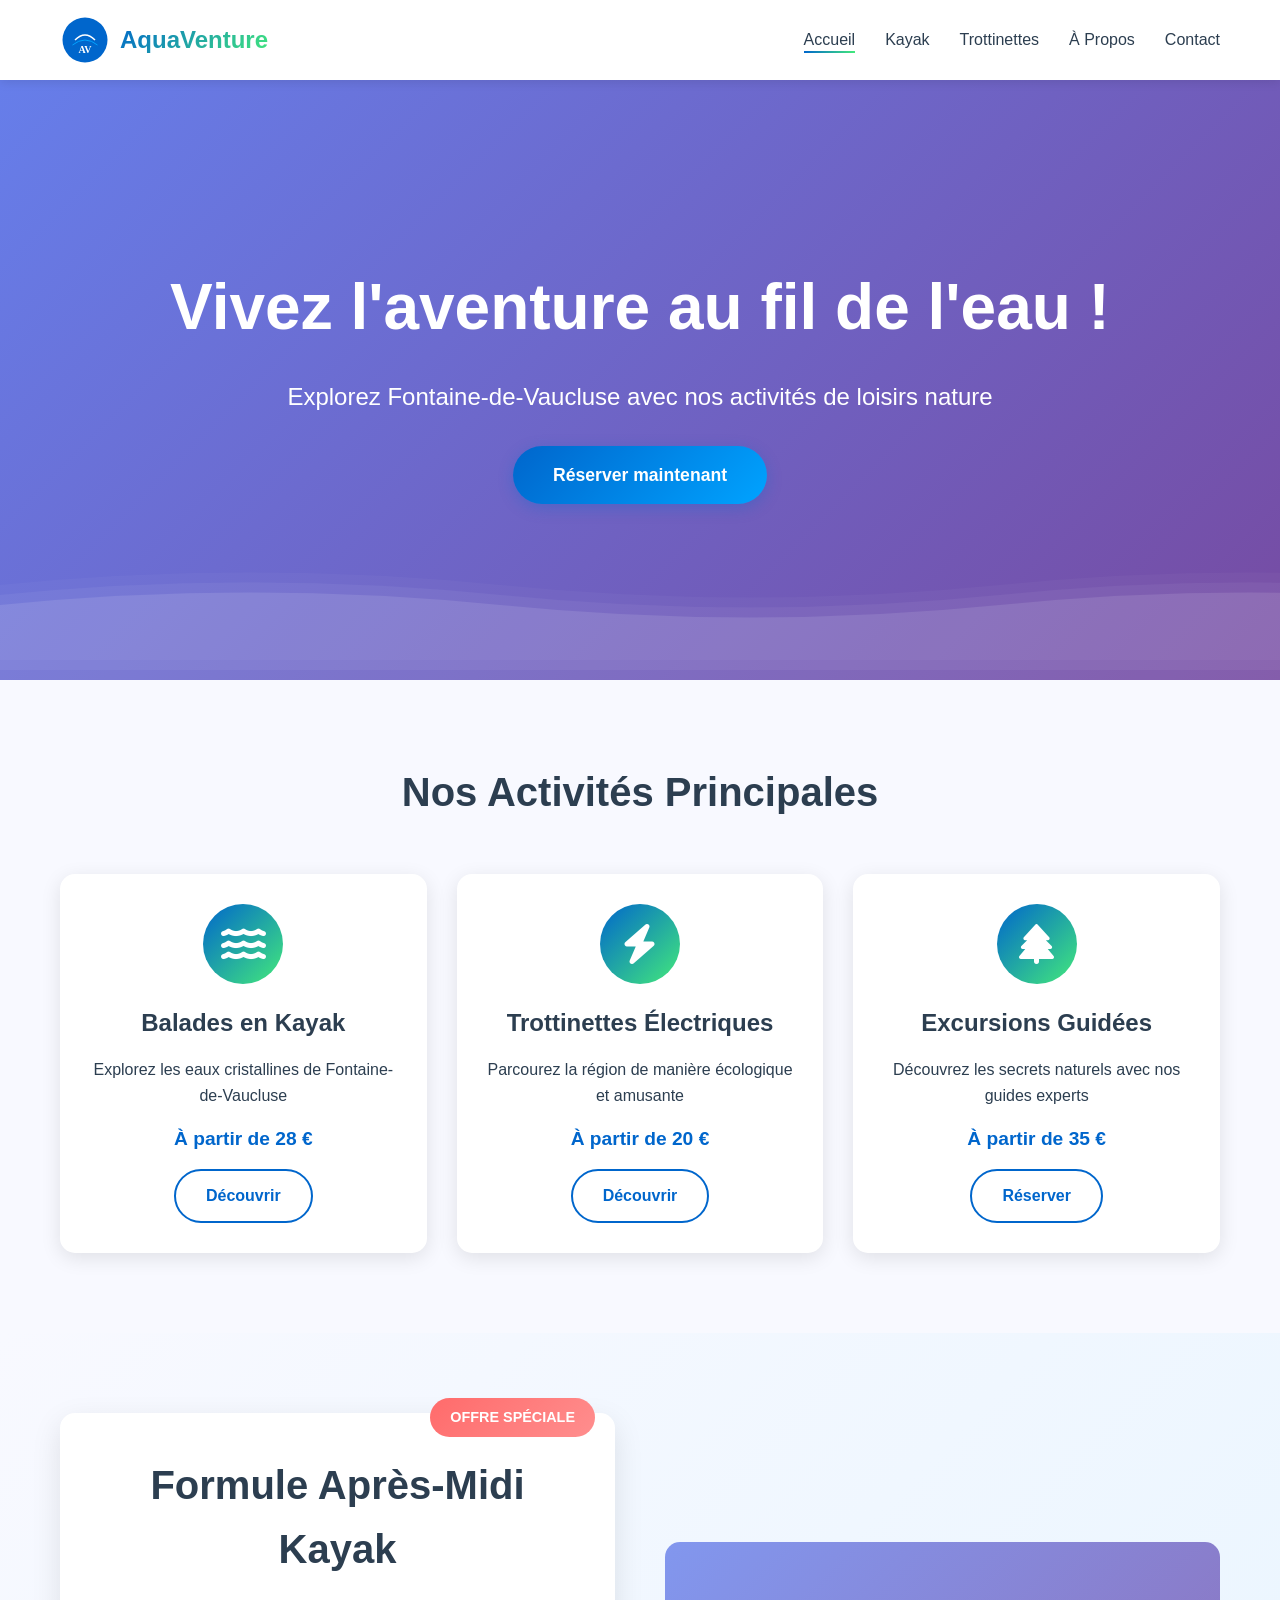
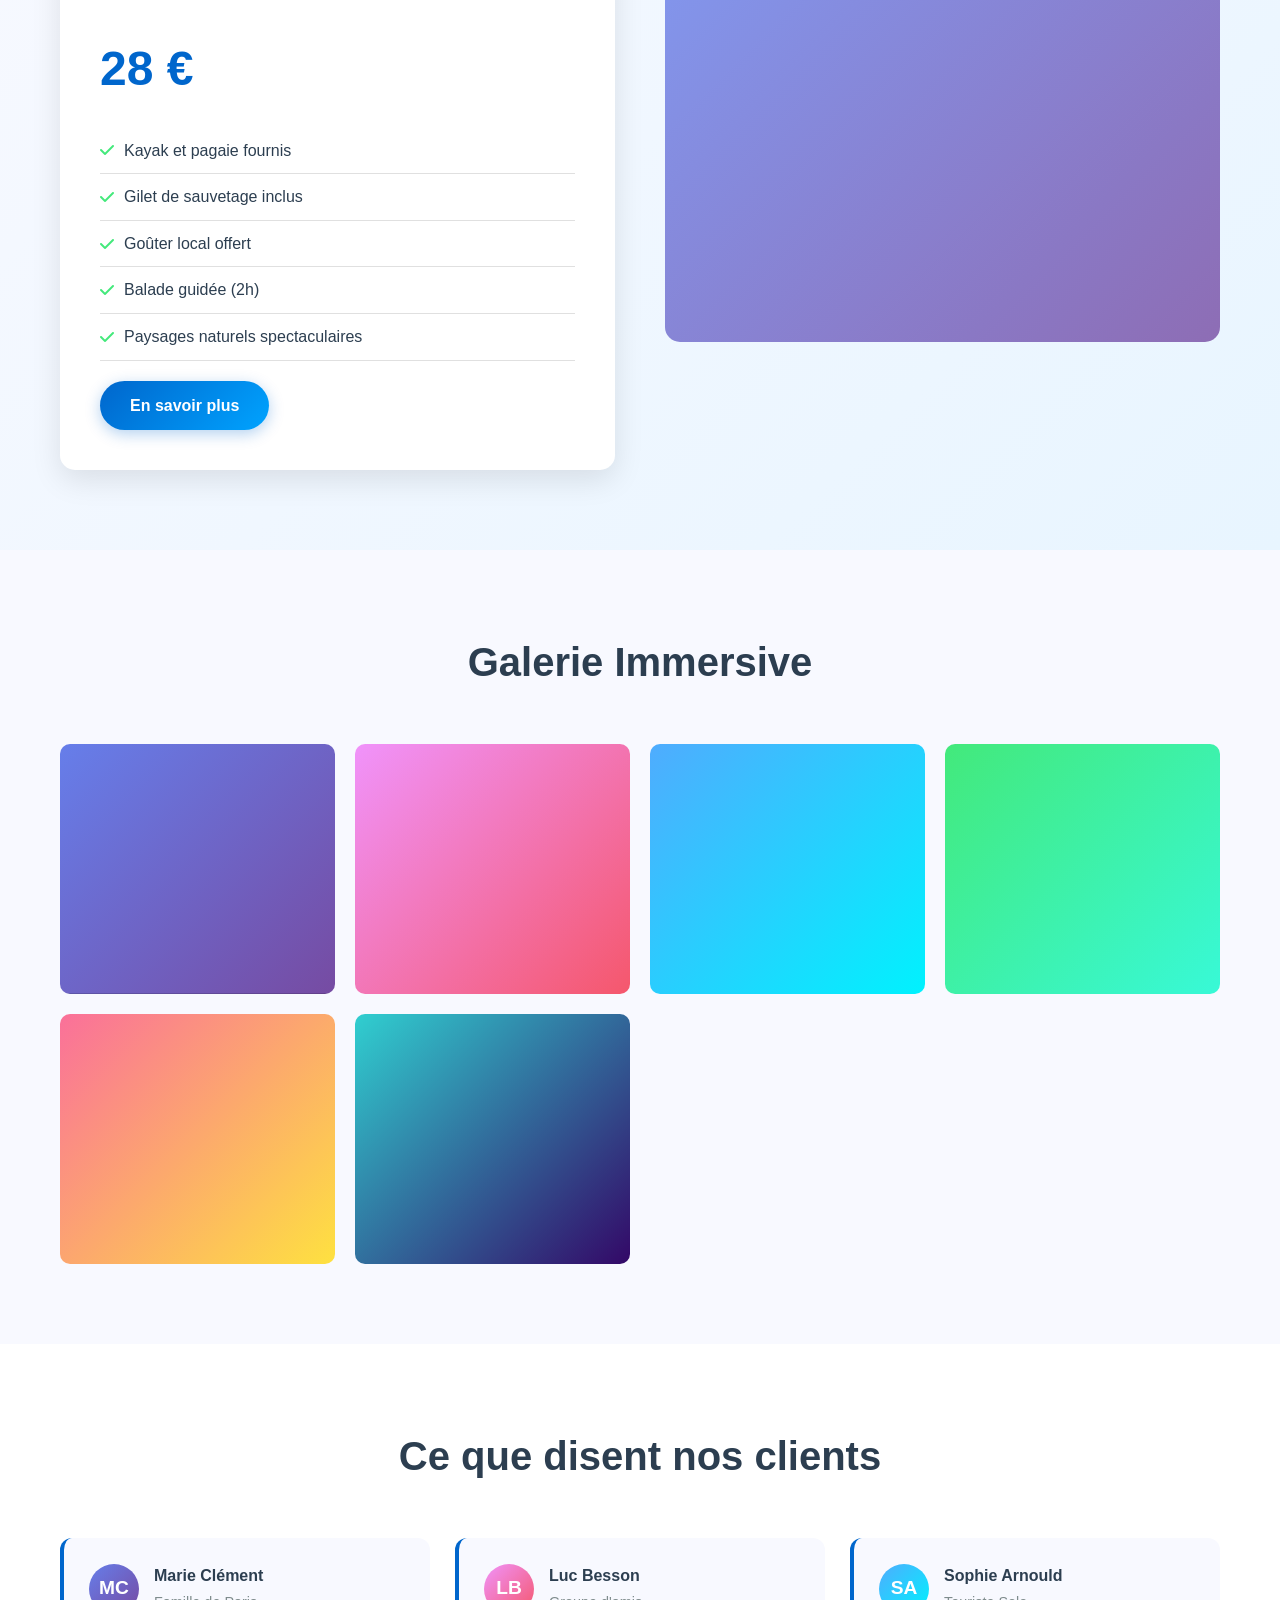
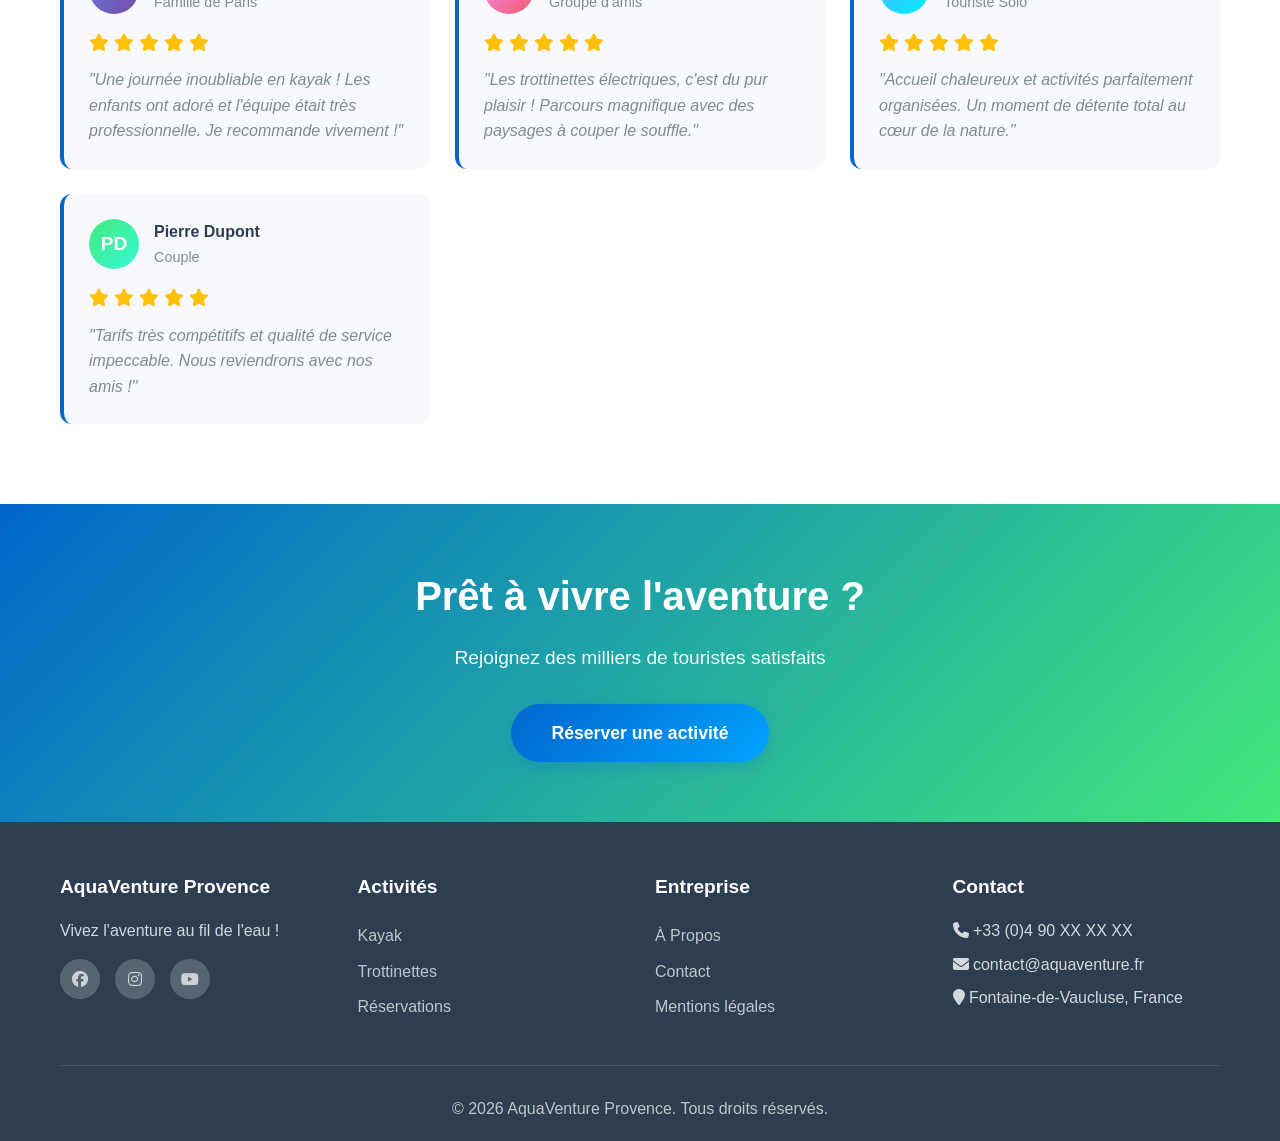
<file: index.html>
<!DOCTYPE html>
<html lang="fr">
<head>
    <meta charset="UTF-8">
    <meta name="viewport" content="width=device-width, initial-scale=1.0">
    <title>AquaVenture Provence - Activités Loisirs à Fontaine-de-Vaucluse</title>
    <link rel="stylesheet" href="styles.css">
    <link rel="stylesheet" href="https://cdnjs.cloudflare.com/ajax/libs/font-awesome/6.4.0/css/all.min.css">
</head>
<body>
    <!-- NAVIGATION -->
    <nav class="navbar">
        <div class="container">
            <div class="navbar-brand">
                <img src="data:image/svg+xml,%3Csvg xmlns='http://www.w3.org/2000/svg' viewBox='0 0 100 100'%3E%3Ccircle cx='50' cy='50' r='45' fill='%230066cc'/%3E%3Cpath d='M30 50 Q50 30 70 50' stroke='white' stroke-width='3' fill='none'/%3E%3Cpath d='M25 60 Q50 40 75 60' stroke='%2300a3ff' stroke-width='2' fill='none'/%3E%3Ctext x='50' y='75' text-anchor='middle' fill='white' font-size='20' font-weight='bold'%3EAV%3C/text%3E%3C/svg%3E" alt="Logo AquaVenture" class="logo">
                <span class="brand-name">AquaVenture</span>
            </div>
            <ul class="nav-links">
                <li><a href="index.html" class="active">Accueil</a></li>
                <li><a href="kayak.html">Kayak</a></li>
                <li><a href="trottinettes.html">Trottinettes</a></li>
                <li><a href="about.html">À Propos</a></li>
                <li><a href="contact.html">Contact</a></li>
            </ul>
            <button class="mobile-toggle" id="mobileToggle">
                <span></span>
                <span></span>
                <span></span>
            </button>
        </div>
    </nav>

    <!-- HERO SECTION -->
    <section class="hero">
        <div class="hero-content">
            <h1>Vivez l'aventure au fil de l'eau !</h1>
            <p>Explorez Fontaine-de-Vaucluse avec nos activités de loisirs nature</p>
            <a href="contact.html" class="btn btn-primary btn-large">Réserver maintenant</a>
        </div>
        <div class="hero-background">
            <div class="wave wave-1"></div>
            <div class="wave wave-2"></div>
            <div class="wave wave-3"></div>
        </div>
    </section>

    <!-- ACTIVITÉS RAPIDES -->
    <section class="quick-activities">
        <div class="container">
            <h2>Nos Activités Principales</h2>
            <div class="activities-grid">
                <!-- KAYAK -->
                <div class="activity-card fade-in">
                    <div class="activity-icon">
                        <i class="fas fa-water"></i>
                    </div>
                    <h3>Balades en Kayak</h3>
                    <p>Explorez les eaux cristallines de Fontaine-de-Vaucluse</p>
                    <div class="activity-highlight">À partir de <strong>28 €</strong></div>
                    <a href="kayak.html" class="btn btn-secondary">Découvrir</a>
                </div>

                <!-- TROTTINETTES -->
                <div class="activity-card fade-in">
                    <div class="activity-icon">
                        <i class="fas fa-bolt"></i>
                    </div>
                    <h3>Trottinettes Électriques</h3>
                    <p>Parcourez la région de manière écologique et amusante</p>
                    <div class="activity-highlight">À partir de <strong>20 €</strong></div>
                    <a href="trottinettes.html" class="btn btn-secondary">Découvrir</a>
                </div>

                <!-- EXCURSIONS -->
                <div class="activity-card fade-in">
                    <div class="activity-icon">
                        <i class="fas fa-tree"></i>
                    </div>
                    <h3>Excursions Guidées</h3>
                    <p>Découvrez les secrets naturels avec nos guides experts</p>
                    <div class="activity-highlight">À partir de <strong>35 €</strong></div>
                    <a href="contact.html" class="btn btn-secondary">Réserver</a>
                </div>
            </div>
        </div>
    </section>

    <!-- FORMULE SPÉCIALE -->
    <section class="special-offer">
        <div class="container">
            <div class="offer-card">
                <div class="offer-badge">OFFRE SPÉCIALE</div>
                <h2>Formule Après-Midi Kayak</h2>
                <p class="offer-price">28 €</p>
                <ul class="offer-includes">
                    <li><i class="fas fa-check"></i> Kayak et pagaie fournis</li>
                    <li><i class="fas fa-check"></i> Gilet de sauvetage inclus</li>
                    <li><i class="fas fa-check"></i> Goûter local offert</li>
                    <li><i class="fas fa-check"></i> Balade guidée (2h)</li>
                    <li><i class="fas fa-check"></i> Paysages naturels spectaculaires</li>
                </ul>
                <a href="kayak.html" class="btn btn-primary">En savoir plus</a>
            </div>
            <div class="offer-image">
                <div class="placeholder-image" style="background: linear-gradient(135deg, #667eea 0%, #764ba2 100%);">
                    <i class="fas fa-kayak"></i>
                </div>
            </div>
        </div>
    </section>

    <!-- GALERIE IMMERSIVE -->
    <section class="gallery">
        <div class="container">
            <h2>Galerie Immersive</h2>
            <div class="gallery-grid">
                <div class="gallery-item fade-in">
                    <div class="gallery-image" style="background: linear-gradient(135deg, #667eea 0%, #764ba2 100%);"></div>
                    <h3>Kayak en Eaux Claires</h3>
                </div>
                <div class="gallery-item fade-in">
                    <div class="gallery-image" style="background: linear-gradient(135deg, #f093fb 0%, #f5576c 100%);"></div>
                    <h3>Paysages Naturels</h3>
                </div>
                <div class="gallery-item fade-in">
                    <div class="gallery-image" style="background: linear-gradient(135deg, #4facfe 0%, #00f2fe 100%);"></div>
                    <h3>Aventure Aquatique</h3>
                </div>
                <div class="gallery-item fade-in">
                    <div class="gallery-image" style="background: linear-gradient(135deg, #43e97b 0%, #38f9d7 100%);"></div>
                    <h3>Trottinette Nature</h3>
                </div>
                <div class="gallery-item fade-in">
                    <div class="gallery-image" style="background: linear-gradient(135deg, #fa709a 0%, #fee140 100%);"></div>
                    <h3>Couchers de Soleil</h3>
                </div>
                <div class="gallery-item fade-in">
                    <div class="gallery-image" style="background: linear-gradient(135deg, #30cfd0 0%, #330867 100%);"></div>
                    <h3>Exploration Groupe</h3>
                </div>
            </div>
        </div>
    </section>

    <!-- AVIS CLIENTS STYLE GOOGLE MAPS -->
    <section class="reviews">
        <div class="container">
            <h2>Ce que disent nos clients</h2>
            <div class="reviews-grid">
                <div class="review-card fade-in">
                    <div class="review-header">
                        <div class="review-avatar" style="background: linear-gradient(135deg, #667eea 0%, #764ba2 100%);">MC</div>
                        <div class="review-info">
                            <h4>Marie Clément</h4>
                            <p>Famille de Paris</p>
                        </div>
                    </div>
                    <div class="review-rating">
                        <i class="fas fa-star"></i>
                        <i class="fas fa-star"></i>
                        <i class="fas fa-star"></i>
                        <i class="fas fa-star"></i>
                        <i class="fas fa-star"></i>
                    </div>
                    <p class="review-text">"Une journée inoubliable en kayak ! Les enfants ont adoré et l'équipe était très professionnelle. Je recommande vivement !"</p>
                </div>

                <div class="review-card fade-in">
                    <div class="review-header">
                        <div class="review-avatar" style="background: linear-gradient(135deg, #f093fb 0%, #f5576c 100%);">LB</div>
                        <div class="review-info">
                            <h4>Luc Besson</h4>
                            <p>Groupe d'amis</p>
                        </div>
                    </div>
                    <div class="review-rating">
                        <i class="fas fa-star"></i>
                        <i class="fas fa-star"></i>
                        <i class="fas fa-star"></i>
                        <i class="fas fa-star"></i>
                        <i class="fas fa-star"></i>
                    </div>
                    <p class="review-text">"Les trottinettes électriques, c'est du pur plaisir ! Parcours magnifique avec des paysages à couper le souffle."</p>
                </div>

                <div class="review-card fade-in">
                    <div class="review-header">
                        <div class="review-avatar" style="background: linear-gradient(135deg, #4facfe 0%, #00f2fe 100%);">SA</div>
                        <div class="review-info">
                            <h4>Sophie Arnould</h4>
                            <p>Touriste Solo</p>
                        </div>
                    </div>
                    <div class="review-rating">
                        <i class="fas fa-star"></i>
                        <i class="fas fa-star"></i>
                        <i class="fas fa-star"></i>
                        <i class="fas fa-star"></i>
                        <i class="fas fa-star"></i>
                    </div>
                    <p class="review-text">"Accueil chaleureux et activités parfaitement organisées. Un moment de détente total au cœur de la nature."</p>
                </div>

                <div class="review-card fade-in">
                    <div class="review-header">
                        <div class="review-avatar" style="background: linear-gradient(135deg, #43e97b 0%, #38f9d7 100%);">PD</div>
                        <div class="review-info">
                            <h4>Pierre Dupont</h4>
                            <p>Couple</p>
                        </div>
                    </div>
                    <div class="review-rating">
                        <i class="fas fa-star"></i>
                        <i class="fas fa-star"></i>
                        <i class="fas fa-star"></i>
                        <i class="fas fa-star"></i>
                        <i class="fas fa-star"></i>
                    </div>
                    <p class="review-text">"Tarifs très compétitifs et qualité de service impeccable. Nous reviendrons avec nos amis !"</p>
                </div>
            </div>
        </div>
    </section>

    <!-- CTA SECTION -->
    <section class="cta">
        <div class="container">
            <h2>Prêt à vivre l'aventure ?</h2>
            <p>Rejoignez des milliers de touristes satisfaits</p>
            <a href="contact.html" class="btn btn-primary btn-large">Réserver une activité</a>
        </div>
    </section>

    <!-- FOOTER -->
    <footer class="footer">
        <div class="container">
            <div class="footer-grid">
                <div class="footer-section">
                    <h4>AquaVenture Provence</h4>
                    <p>Vivez l'aventure au fil de l'eau !</p>
                    <div class="social-links">
                        <a href="#" title="Facebook"><i class="fab fa-facebook"></i></a>
                        <a href="#" title="Instagram"><i class="fab fa-instagram"></i></a>
                        <a href="#" title="YouTube"><i class="fab fa-youtube"></i></a>
                    </div>
                </div>
                <div class="footer-section">
                    <h4>Activités</h4>
                    <ul>
                        <li><a href="kayak.html">Kayak</a></li>
                        <li><a href="trottinettes.html">Trottinettes</a></li>
                        <li><a href="contact.html">Réservations</a></li>
                    </ul>
                </div>
                <div class="footer-section">
                    <h4>Entreprise</h4>
                    <ul>
                        <li><a href="about.html">À Propos</a></li>
                        <li><a href="contact.html">Contact</a></li>
                        <li><a href="#">Mentions légales</a></li>
                    </ul>
                </div>
                <div class="footer-section">
                    <h4>Contact</h4>
                    <p><i class="fas fa-phone"></i> +33 (0)4 90 XX XX XX</p>
                    <p><i class="fas fa-envelope"></i> contact@aquaventure.fr</p>
                    <p><i class="fas fa-map-marker"></i> Fontaine-de-Vaucluse, France</p>
                </div>
            </div>
            <div class="footer-bottom">
                <p>&copy; 2026 AquaVenture Provence. Tous droits réservés.</p>
            </div>
        </div>
    </footer>

    <script src="script.js"></script>
</body>
</html>
</file>
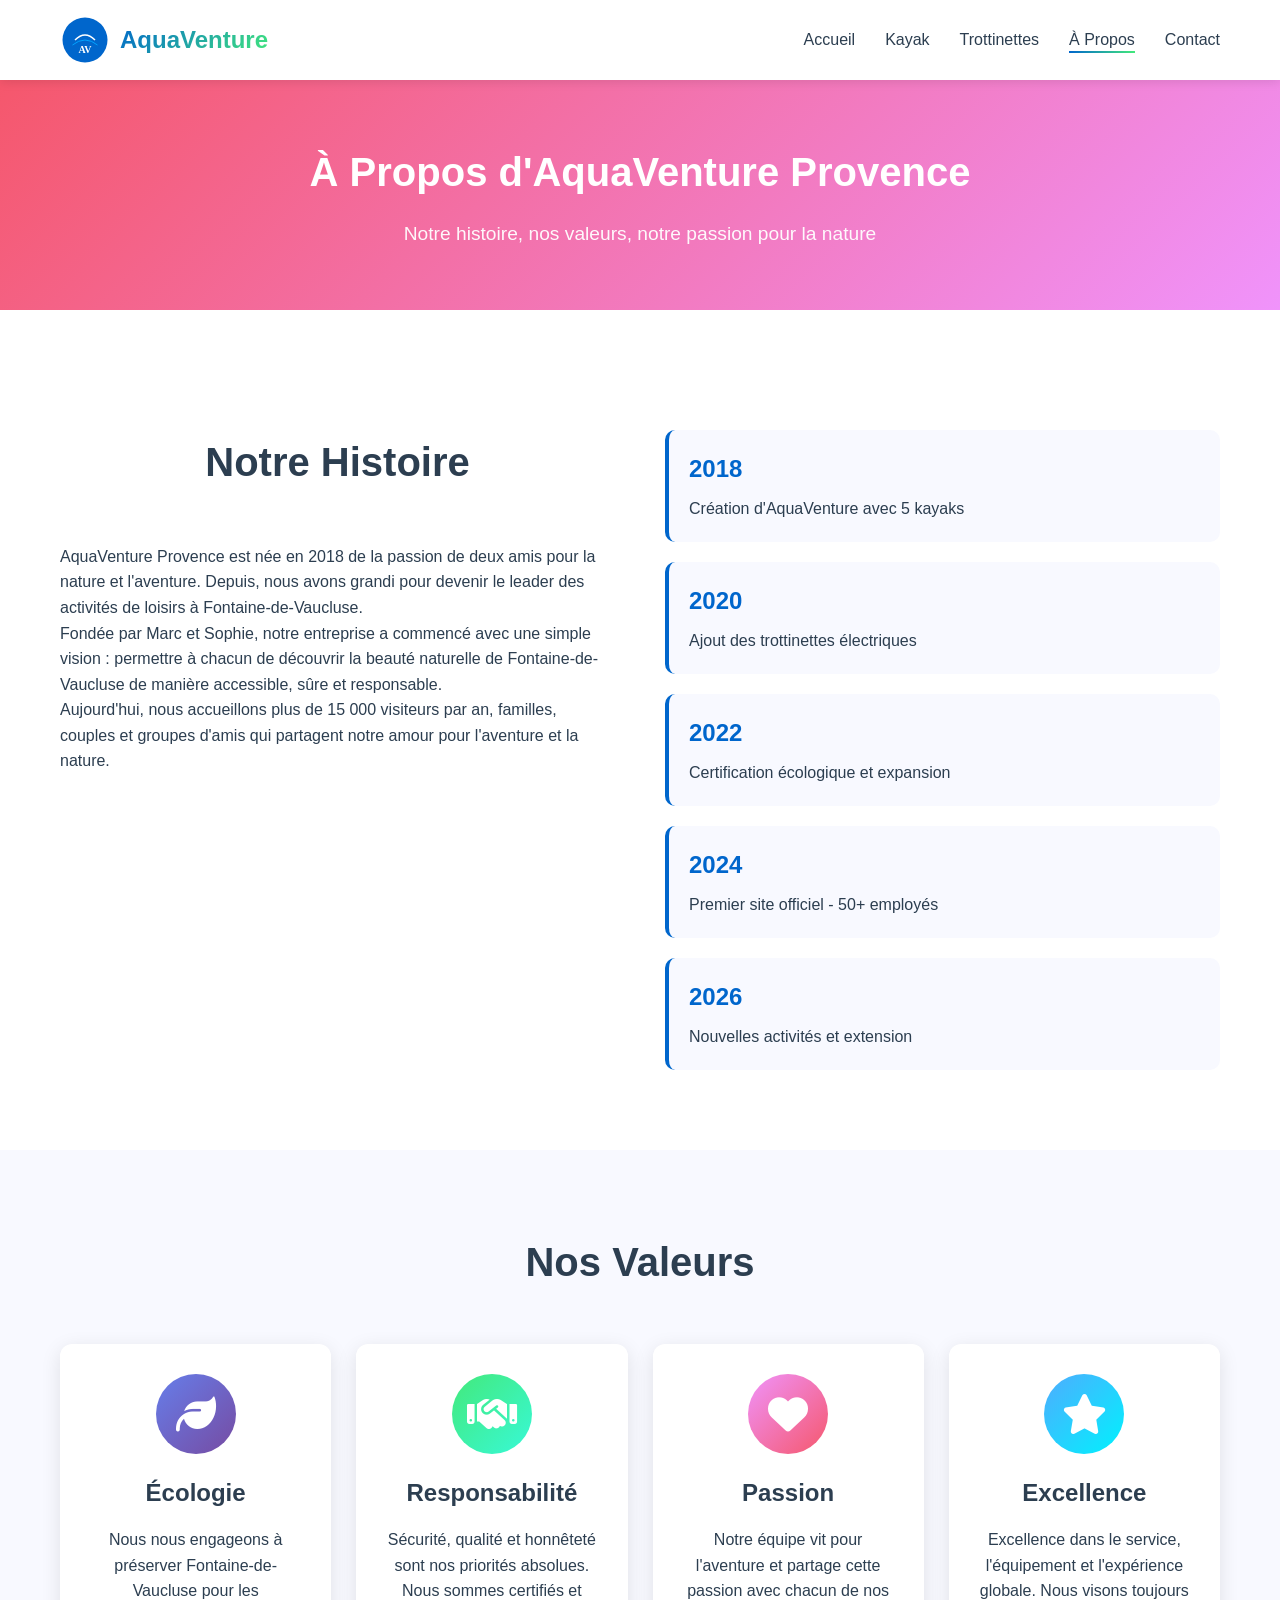
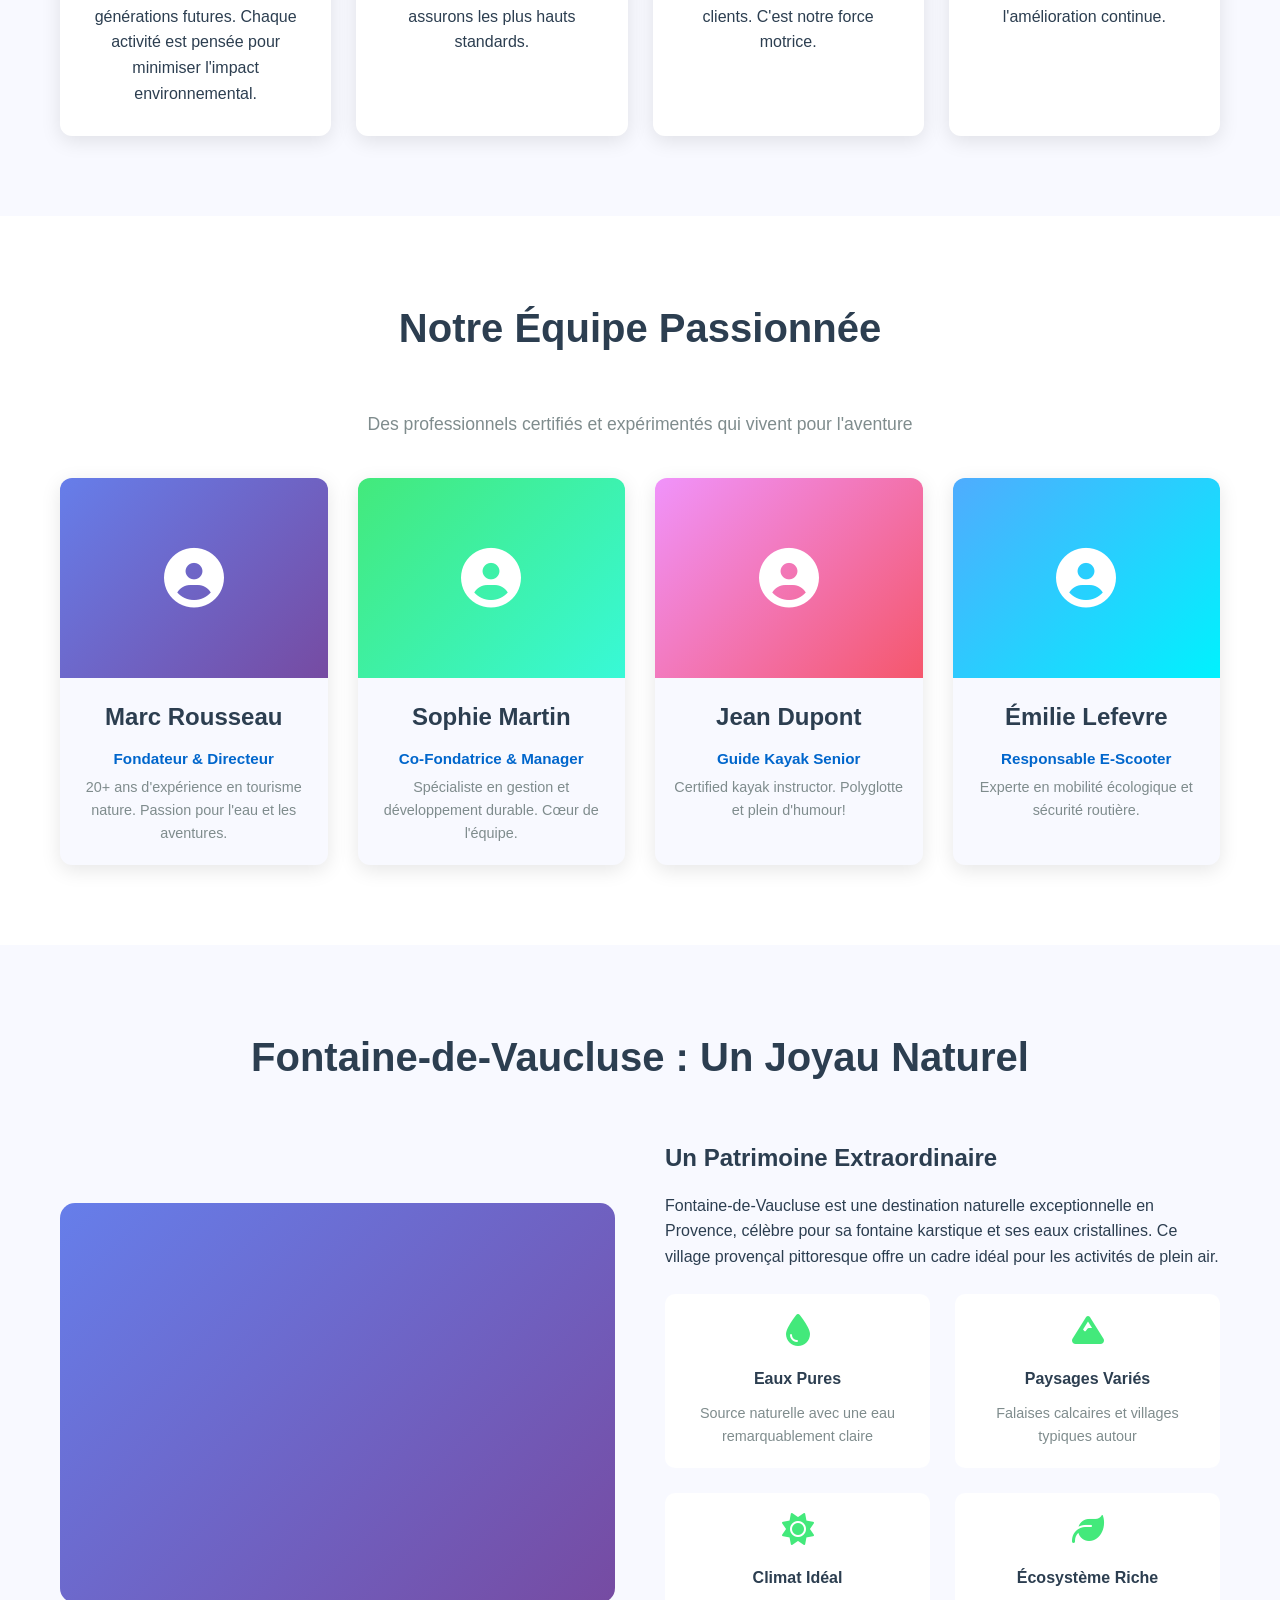
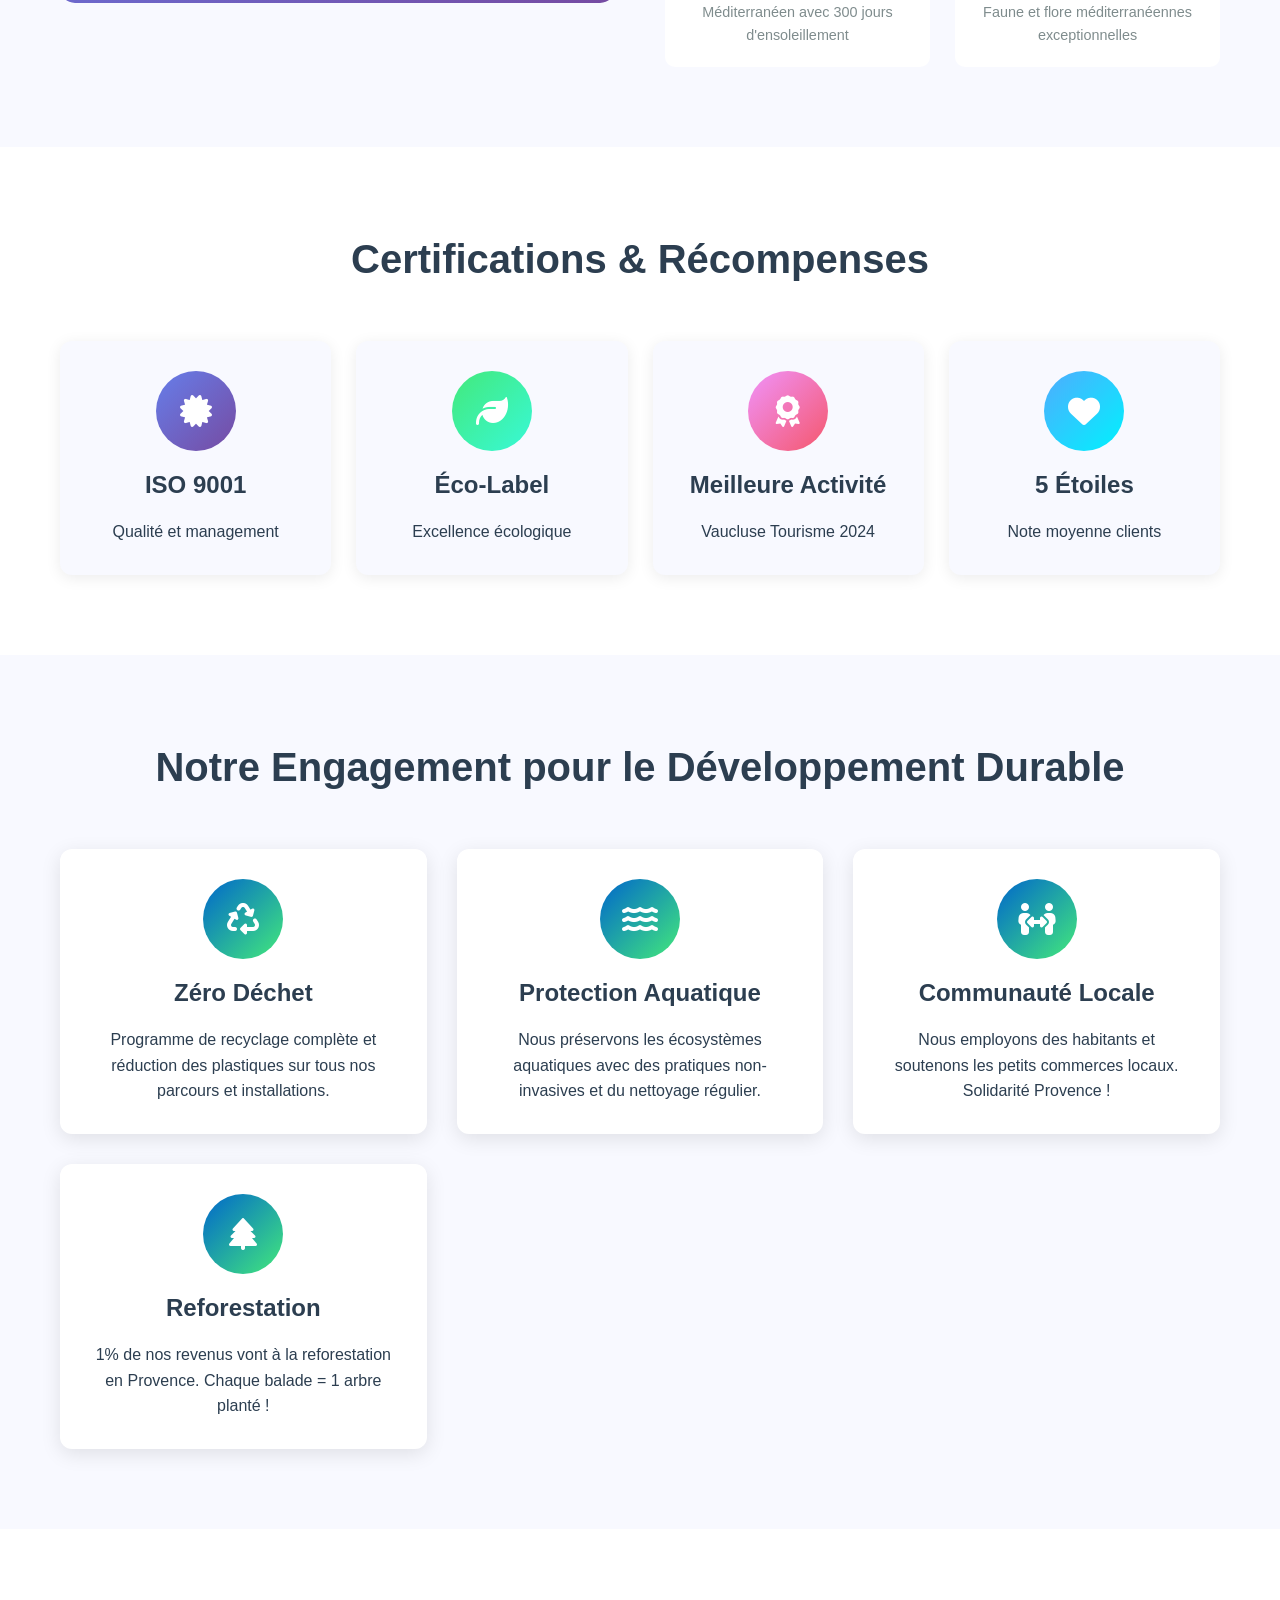
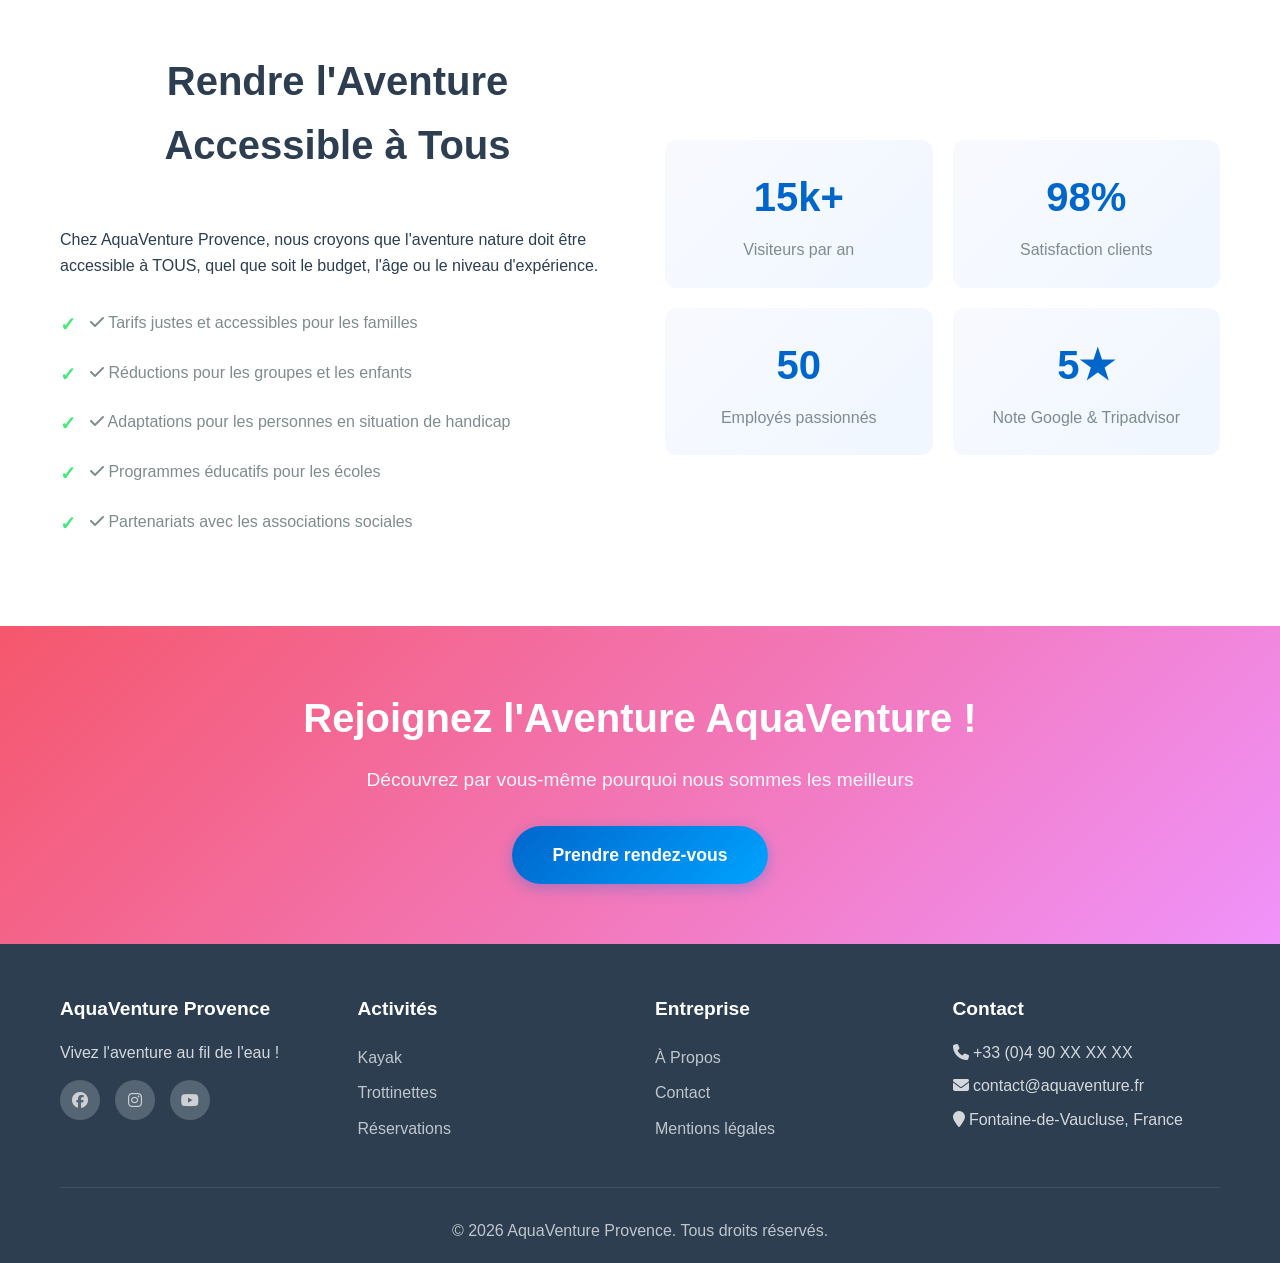
<file: about.html>
<!DOCTYPE html>
<html lang="fr">
<head>
    <meta charset="UTF-8">
    <meta name="viewport" content="width=device-width, initial-scale=1.0">
    <title>À Propos - AquaVenture Provence</title>
    <link rel="stylesheet" href="styles.css">
    <link rel="stylesheet" href="https://cdnjs.cloudflare.com/ajax/libs/font-awesome/6.4.0/css/all.min.css">
</head>
<body>
    <!-- NAVIGATION -->
    <nav class="navbar">
        <div class="container">
            <div class="navbar-brand">
                <img src="data:image/svg+xml,%3Csvg xmlns='http://www.w3.org/2000/svg' viewBox='0 0 100 100'%3E%3Ccircle cx='50' cy='50' r='45' fill='%230066cc'/%3E%3Cpath d='M30 50 Q50 30 70 50' stroke='white' stroke-width='3' fill='none'/%3E%3Cpath d='M25 60 Q50 40 75 60' stroke='%2300a3ff' stroke-width='2' fill='none'/%3E%3Ctext x='50' y='75' text-anchor='middle' fill='white' font-size='20' font-weight='bold'%3EAV%3C/text%3E%3C/svg%3E" alt="Logo AquaVenture" class="logo">
                <span class="brand-name">AquaVenture</span>
            </div>
            <ul class="nav-links">
                <li><a href="index.html">Accueil</a></li>
                <li><a href="kayak.html">Kayak</a></li>
                <li><a href="trottinettes.html">Trottinettes</a></li>
                <li><a href="about.html" class="active">À Propos</a></li>
                <li><a href="contact.html">Contact</a></li>
            </ul>
            <button class="mobile-toggle" id="mobileToggle">
                <span></span>
                <span></span>
                <span></span>
            </button>
        </div>
    </nav>

    <!-- PAGE HEADER -->
    <section class="page-header" style="background: linear-gradient(135deg, #f5576c 0%, #f093fb 100%);">
        <div class="container">
            <h1>À Propos d'AquaVenture Provence</h1>
            <p>Notre histoire, nos valeurs, notre passion pour la nature</p>
        </div>
    </section>

    <!-- HISTOIRE -->
    <section class="section-history">
        <div class="container">
            <div class="history-content">
                <div class="history-text">
                    <h2>Notre Histoire</h2>
                    <p>AquaVenture Provence est née en 2018 de la passion de deux amis pour la nature et l'aventure. Depuis, nous avons grandi pour devenir le leader des activités de loisirs à Fontaine-de-Vaucluse.</p>
                    <p>Fondée par Marc et Sophie, notre entreprise a commencé avec une simple vision : permettre à chacun de découvrir la beauté naturelle de Fontaine-de-Vaucluse de manière accessible, sûre et responsable.</p>
                    <p>Aujourd'hui, nous accueillons plus de 15 000 visiteurs par an, familles, couples et groupes d'amis qui partagent notre amour pour l'aventure et la nature.</p>
                </div>
                <div class="history-timeline">
                    <div class="timeline-item fade-in">
                        <div class="timeline-date">2018</div>
                        <p>Création d'AquaVenture avec 5 kayaks</p>
                    </div>
                    <div class="timeline-item fade-in">
                        <div class="timeline-date">2020</div>
                        <p>Ajout des trottinettes électriques</p>
                    </div>
                    <div class="timeline-item fade-in">
                        <div class="timeline-date">2022</div>
                        <p>Certification écologique et expansion</p>
                    </div>
                    <div class="timeline-item fade-in">
                        <div class="timeline-date">2024</div>
                        <p>Premier site officiel - 50+ employés</p>
                    </div>
                    <div class="timeline-item fade-in">
                        <div class="timeline-date">2026</div>
                        <p>Nouvelles activités et extension</p>
                    </div>
                </div>
            </div>
        </div>
    </section>

    <!-- VALEURS -->
    <section class="section-values">
        <div class="container">
            <h2>Nos Valeurs</h2>
            <div class="values-grid">
                <div class="value-card fade-in">
                    <div class="value-icon" style="background: linear-gradient(135deg, #667eea 0%, #764ba2 100%);"><i class="fas fa-leaf"></i></div>
                    <h3>Écologie</h3>
                    <p>Nous nous engageons à préserver Fontaine-de-Vaucluse pour les générations futures. Chaque activité est pensée pour minimiser l'impact environnemental.</p>
                </div>
                <div class="value-card fade-in">
                    <div class="value-icon" style="background: linear-gradient(135deg, #43e97b 0%, #38f9d7 100%);"><i class="fas fa-handshake"></i></div>
                    <h3>Responsabilité</h3>
                    <p>Sécurité, qualité et honnêteté sont nos priorités absolues. Nous sommes certifiés et assurons les plus hauts standards.</p>
                </div>
                <div class="value-card fade-in">
                    <div class="value-icon" style="background: linear-gradient(135deg, #f093fb 0%, #f5576c 100%);"><i class="fas fa-heart"></i></div>
                    <h3>Passion</h3>
                    <p>Notre équipe vit pour l'aventure et partage cette passion avec chacun de nos clients. C'est notre force motrice.</p>
                </div>
                <div class="value-card fade-in">
                    <div class="value-icon" style="background: linear-gradient(135deg, #4facfe 0%, #00f2fe 100%);"><i class="fas fa-star"></i></div>
                    <h3>Excellence</h3>
                    <p>Excellence dans le service, l'équipement et l'expérience globale. Nous visons toujours l'amélioration continue.</p>
                </div>
            </div>
        </div>
    </section>

    <!-- L'ÉQUIPE -->
    <section class="section-team">
        <div class="container">
            <h2>Notre Équipe Passionnée</h2>
            <p class="section-subtitle">Des professionnels certifiés et expérimentés qui vivent pour l'aventure</p>
            <div class="team-grid">
                <div class="team-member fade-in">
                    <div class="team-image" style="background: linear-gradient(135deg, #667eea 0%, #764ba2 100%);"><i class="fas fa-user-circle" style="font-size: 60px; color: white;"></i></div>
                    <h3>Marc Rousseau</h3>
                    <p class="team-role">Fondateur & Directeur</p>
                    <p class="team-bio">20+ ans d'expérience en tourisme nature. Passion pour l'eau et les aventures.</p>
                </div>
                <div class="team-member fade-in">
                    <div class="team-image" style="background: linear-gradient(135deg, #43e97b 0%, #38f9d7 100%);"><i class="fas fa-user-circle" style="font-size: 60px; color: white;"></i></div>
                    <h3>Sophie Martin</h3>
                    <p class="team-role">Co-Fondatrice & Manager</p>
                    <p class="team-bio">Spécialiste en gestion et développement durable. Cœur de l'équipe.</p>
                </div>
                <div class="team-member fade-in">
                    <div class="team-image" style="background: linear-gradient(135deg, #f093fb 0%, #f5576c 100%);"><i class="fas fa-user-circle" style="font-size: 60px; color: white;"></i></div>
                    <h3>Jean Dupont</h3>
                    <p class="team-role">Guide Kayak Senior</p>
                    <p class="team-bio">Certified kayak instructor. Polyglotte et plein d'humour!</p>
                </div>
                <div class="team-member fade-in">
                    <div class="team-image" style="background: linear-gradient(135deg, #4facfe 0%, #00f2fe 100%);"><i class="fas fa-user-circle" style="font-size: 60px; color: white;"></i></div>
                    <h3>Émilie Lefevre</h3>
                    <p class="team-role">Responsable E-Scooter</p>
                    <p class="team-bio">Experte en mobilité écologique et sécurité routière.</p>
                </div>
            </div>
        </div>
    </section>

    <!-- RÉGION FONTAINE-DE-VAUCLUSE -->
    <section class="section-region">
        <div class="container">
            <h2>Fontaine-de-Vaucluse : Un Joyau Naturel</h2>
            <div class="region-content">
                <div class="region-image" style="background: linear-gradient(135deg, #667eea 0%, #764ba2 100%);"></div>
                <div class="region-text">
                    <h3>Un Patrimoine Extraordinaire</h3>
                    <p>Fontaine-de-Vaucluse est une destination naturelle exceptionnelle en Provence, célèbre pour sa fontaine karstique et ses eaux cristallines. Ce village provençal pittoresque offre un cadre idéal pour les activités de plein air.</p>
                    <div class="region-features">
                        <div class="feature-item">
                            <i class="fas fa-droplet"></i>
                            <h4>Eaux Pures</h4>
                            <p>Source naturelle avec une eau remarquablement claire</p>
                        </div>
                        <div class="feature-item">
                            <i class="fas fa-mountain"></i>
                            <h4>Paysages Variés</h4>
                            <p>Falaises calcaires et villages typiques autour</p>
                        </div>
                        <div class="feature-item">
                            <i class="fas fa-sun"></i>
                            <h4>Climat Idéal</h4>
                            <p>Méditerranéen avec 300 jours d'ensoleillement</p>
                        </div>
                        <div class="feature-item">
                            <i class="fas fa-leaf"></i>
                            <h4>Écosystème Riche</h4>
                            <p>Faune et flore méditerranéennes exceptionnelles</p>
                        </div>
                    </div>
                </div>
            </div>
        </div>
    </section>

    <!-- CERTIFICATIONS & RÉCOMPENSES -->
    <section class="section-certifications">
        <div class="container">
            <h2>Certifications & Récompenses</h2>
            <div class="certifications-grid">
                <div class="cert-card fade-in">
                    <div class="cert-icon" style="background: linear-gradient(135deg, #667eea 0%, #764ba2 100%);"><i class="fas fa-certificate"></i></div>
                    <h3>ISO 9001</h3>
                    <p>Qualité et management</p>
                </div>
                <div class="cert-card fade-in">
                    <div class="cert-icon" style="background: linear-gradient(135deg, #43e97b 0%, #38f9d7 100%);"><i class="fas fa-leaf"></i></div>
                    <h3>Éco-Label</h3>
                    <p>Excellence écologique</p>
                </div>
                <div class="cert-card fade-in">
                    <div class="cert-icon" style="background: linear-gradient(135deg, #f093fb 0%, #f5576c 100%);"><i class="fas fa-award"></i></div>
                    <h3>Meilleure Activité</h3>
                    <p>Vaucluse Tourisme 2024</p>
                </div>
                <div class="cert-card fade-in">
                    <div class="cert-icon" style="background: linear-gradient(135deg, #4facfe 0%, #00f2fe 100%);"><i class="fas fa-heart"></i></div>
                    <h3>5 Étoiles</h3>
                    <p>Note moyenne clients</p>
                </div>
            </div>
        </div>
    </section>

    <!-- ENGAGEMENT DURABLE -->
    <section class="section-sustainable">
        <div class="container">
            <h2>Notre Engagement pour le Développement Durable</h2>
            <div class="sustainable-content">
                <div class="sustainable-item fade-in">
                    <div class="sustainable-icon"><i class="fas fa-recycle"></i></div>
                    <h3>Zéro Déchet</h3>
                    <p>Programme de recyclage complète et réduction des plastiques sur tous nos parcours et installations.</p>
                </div>
                <div class="sustainable-item fade-in">
                    <div class="sustainable-icon"><i class="fas fa-water"></i></div>
                    <h3>Protection Aquatique</h3>
                    <p>Nous préservons les écosystèmes aquatiques avec des pratiques non-invasives et du nettoyage régulier.</p>
                </div>
                <div class="sustainable-item fade-in">
                    <div class="sustainable-icon"><i class="fas fa-people-arrows"></i></div>
                    <h3>Communauté Locale</h3>
                    <p>Nous employons des habitants et soutenons les petits commerces locaux. Solidarité Provence !</p>
                </div>
                <div class="sustainable-item fade-in">
                    <div class="sustainable-icon"><i class="fas fa-tree"></i></div>
                    <h3>Reforestation</h3>
                    <p>1% de nos revenus vont à la reforestation en Provence. Chaque balade = 1 arbre planté !</p>
                </div>
            </div>
        </div>
    </section>

    <!-- OBJECTIF SOCIAL -->
    <section class="section-social">
        <div class="container">
            <div class="social-content">
                <div class="social-text">
                    <h2>Rendre l'Aventure Accessible à Tous</h2>
                    <p>Chez AquaVenture Provence, nous croyons que l'aventure nature doit être accessible à TOUS, quel que soit le budget, l'âge ou le niveau d'expérience.</p>
                    <ul class="social-goals">
                        <li><i class="fas fa-check"></i> Tarifs justes et accessibles pour les familles</li>
                        <li><i class="fas fa-check"></i> Réductions pour les groupes et les enfants</li>
                        <li><i class="fas fa-check"></i> Adaptations pour les personnes en situation de handicap</li>
                        <li><i class="fas fa-check"></i> Programmes éducatifs pour les écoles</li>
                        <li><i class="fas fa-check"></i> Partenariats avec les associations sociales</li>
                    </ul>
                </div>
                <div class="social-stats">
                    <div class="stat-card fade-in">
                        <div class="stat-big">15k+</div>
                        <p>Visiteurs par an</p>
                    </div>
                    <div class="stat-card fade-in">
                        <div class="stat-big">98%</div>
                        <p>Satisfaction clients</p>
                    </div>
                    <div class="stat-card fade-in">
                        <div class="stat-big">50</div>
                        <p>Employés passionnés</p>
                    </div>
                    <div class="stat-card fade-in">
                        <div class="stat-big">5★</div>
                        <p>Note Google & Tripadvisor</p>
                    </div>
                </div>
            </div>
        </div>
    </section>

    <!-- CTA -->
    <section class="cta" style="background: linear-gradient(135deg, #f5576c 0%, #f093fb 100%);">
        <div class="container">
            <h2>Rejoignez l'Aventure AquaVenture !</h2>
            <p>Découvrez par vous-même pourquoi nous sommes les meilleurs</p>
            <a href="contact.html" class="btn btn-primary btn-large">Prendre rendez-vous</a>
        </div>
    </section>

    <!-- FOOTER -->
    <footer class="footer">
        <div class="container">
            <div class="footer-grid">
                <div class="footer-section">
                    <h4>AquaVenture Provence</h4>
                    <p>Vivez l'aventure au fil de l'eau !</p>
                    <div class="social-links">
                        <a href="#" title="Facebook"><i class="fab fa-facebook"></i></a>
                        <a href="#" title="Instagram"><i class="fab fa-instagram"></i></a>
                        <a href="#" title="YouTube"><i class="fab fa-youtube"></i></a>
                    </div>
                </div>
                <div class="footer-section">
                    <h4>Activités</h4>
                    <ul>
                        <li><a href="kayak.html">Kayak</a></li>
                        <li><a href="trottinettes.html">Trottinettes</a></li>
                        <li><a href="contact.html">Réservations</a></li>
                    </ul>
                </div>
                <div class="footer-section">
                    <h4>Entreprise</h4>
                    <ul>
                        <li><a href="about.html">À Propos</a></li>
                        <li><a href="contact.html">Contact</a></li>
                        <li><a href="#">Mentions légales</a></li>
                    </ul>
                </div>
                <div class="footer-section">
                    <h4>Contact</h4>
                    <p><i class="fas fa-phone"></i> +33 (0)4 90 XX XX XX</p>
                    <p><i class="fas fa-envelope"></i> contact@aquaventure.fr</p>
                    <p><i class="fas fa-map-marker"></i> Fontaine-de-Vaucluse, France</p>
                </div>
            </div>
            <div class="footer-bottom">
                <p>&copy; 2026 AquaVenture Provence. Tous droits réservés.</p>
            </div>
        </div>
    </footer>

    <script src="script.js"></script>
</body>
</html>
</file>
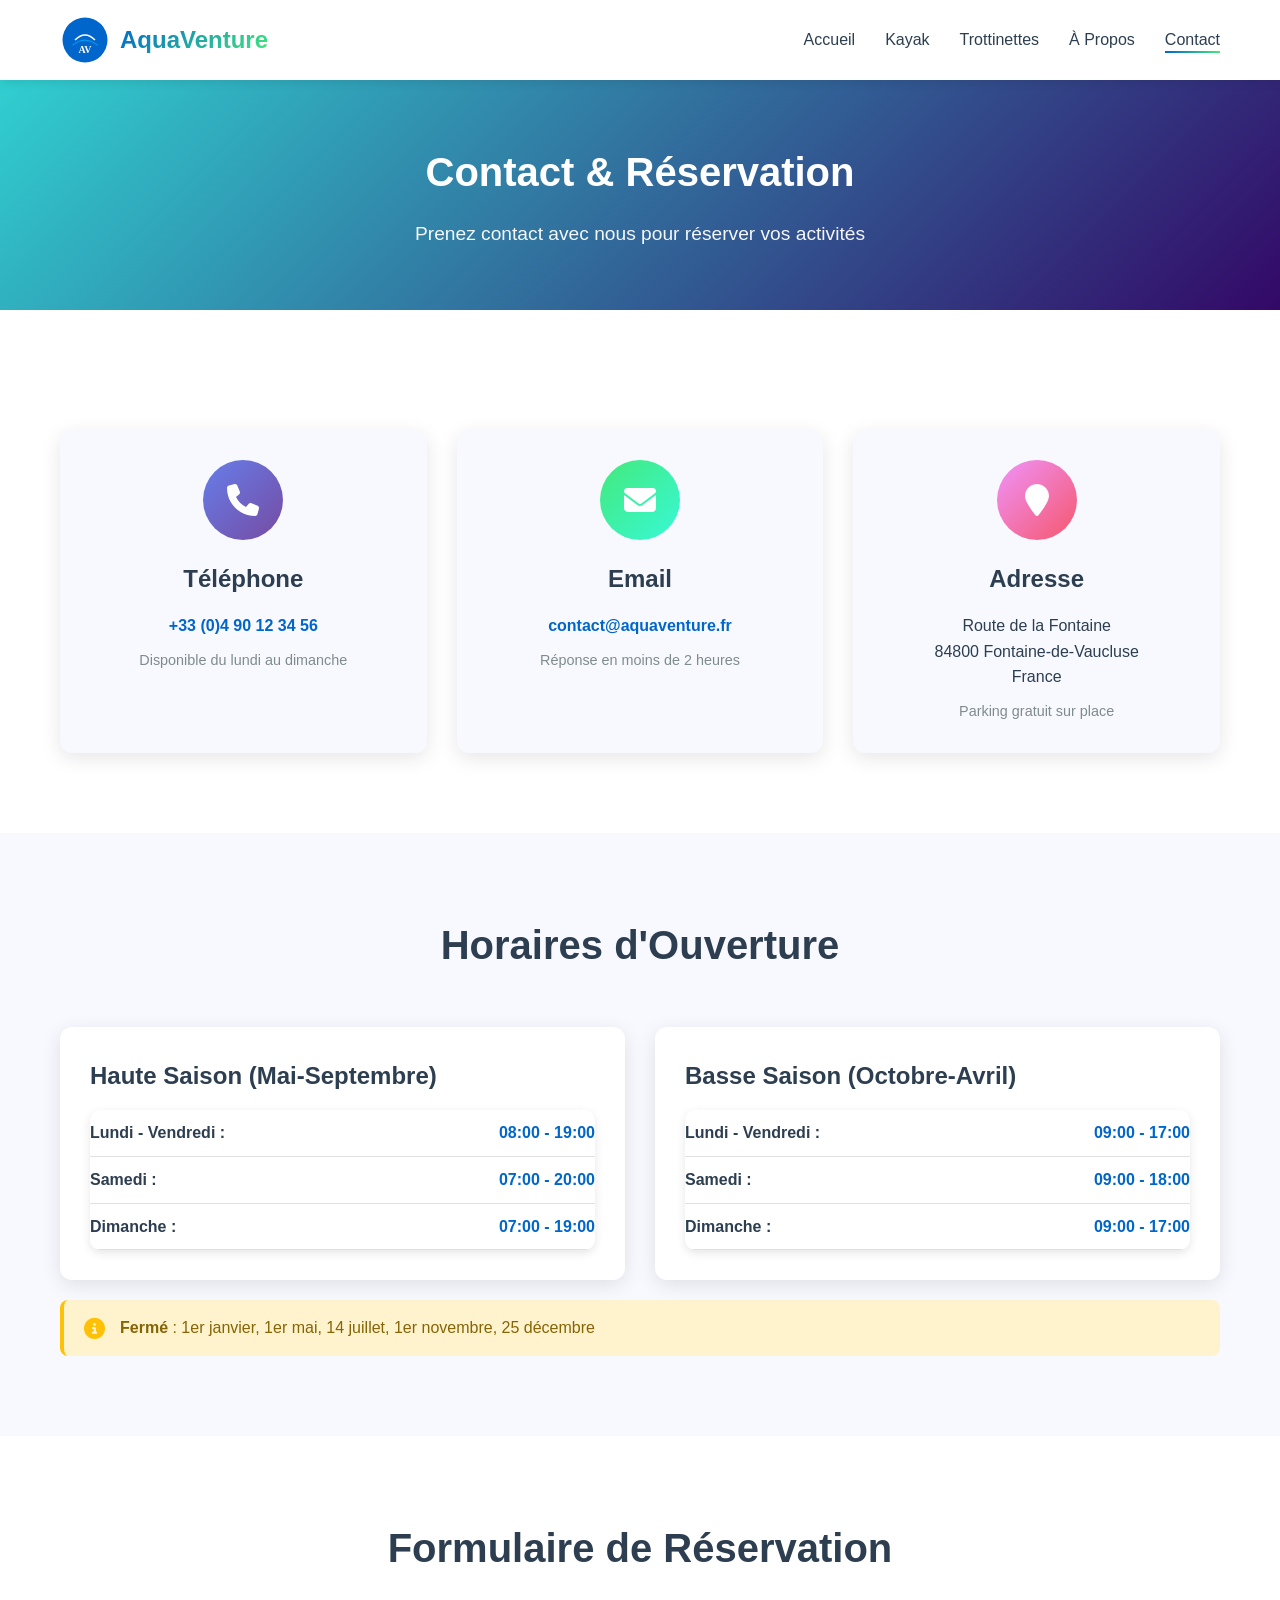
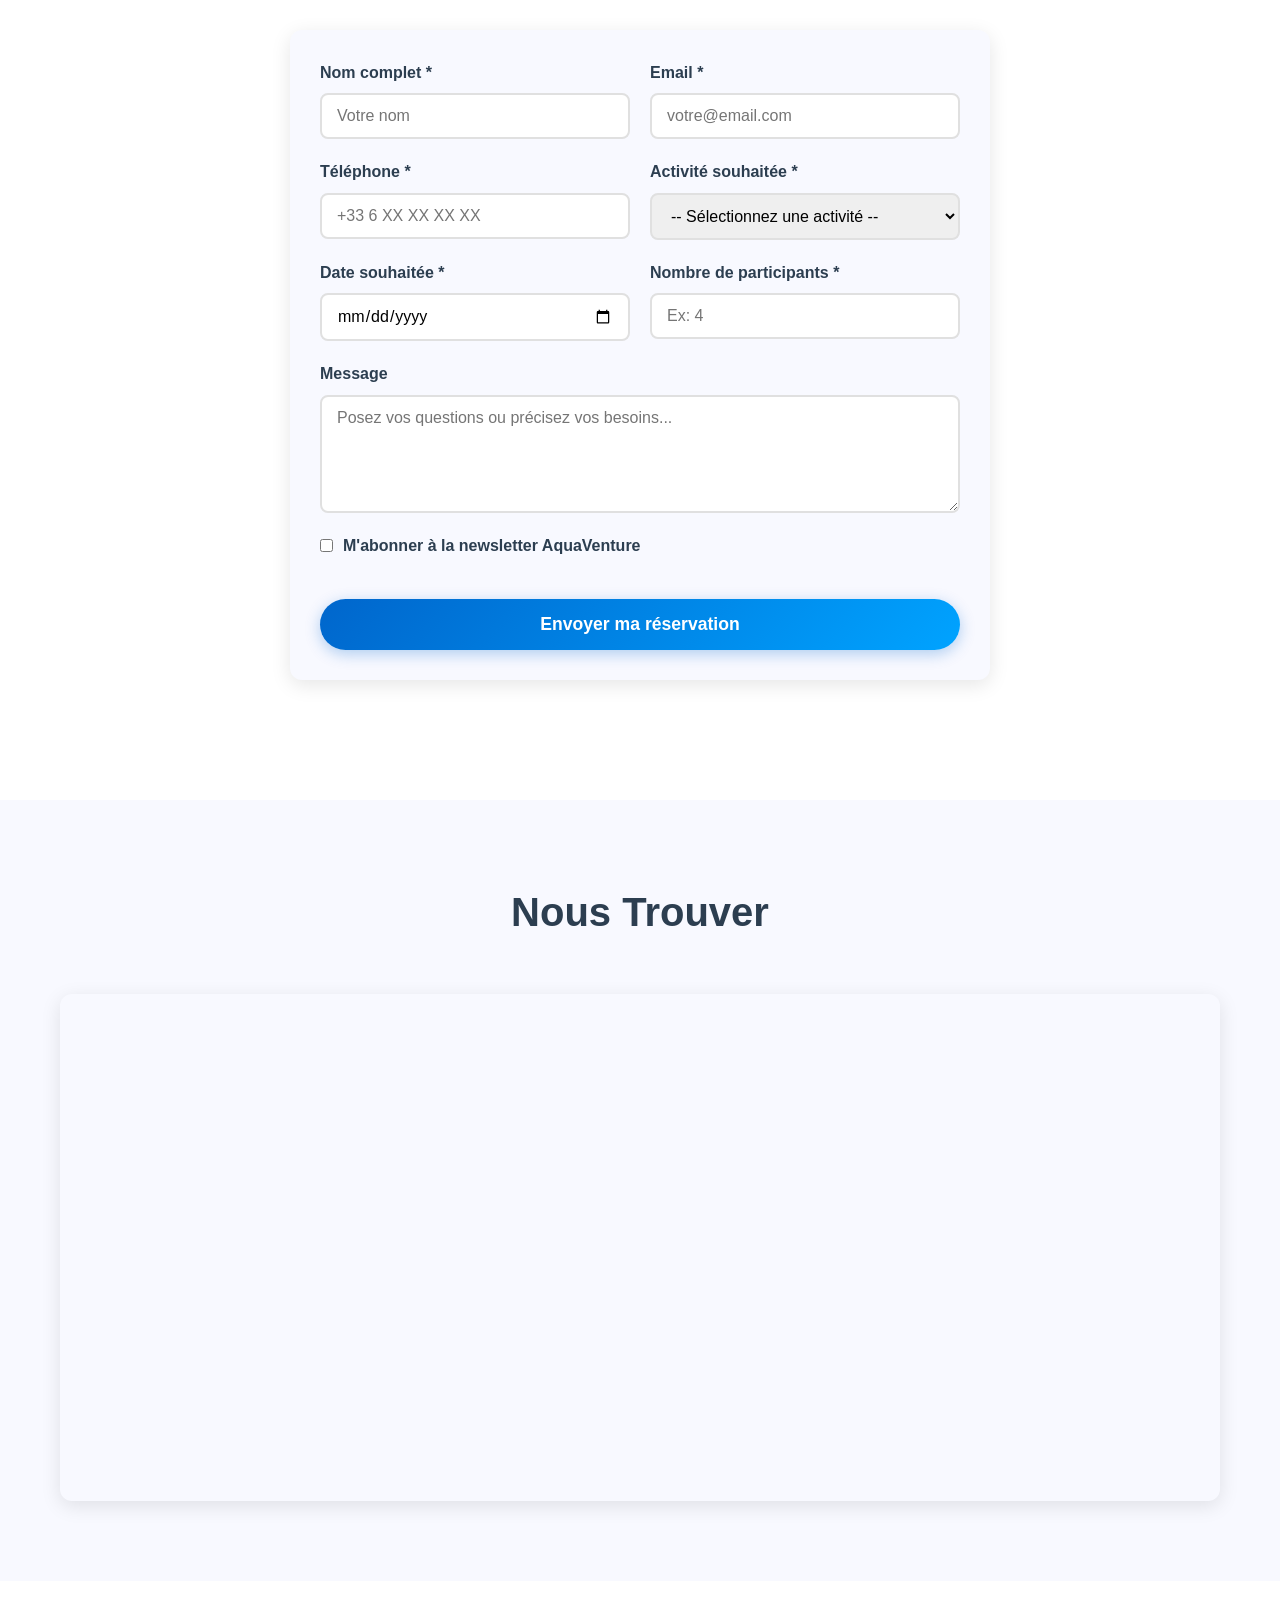
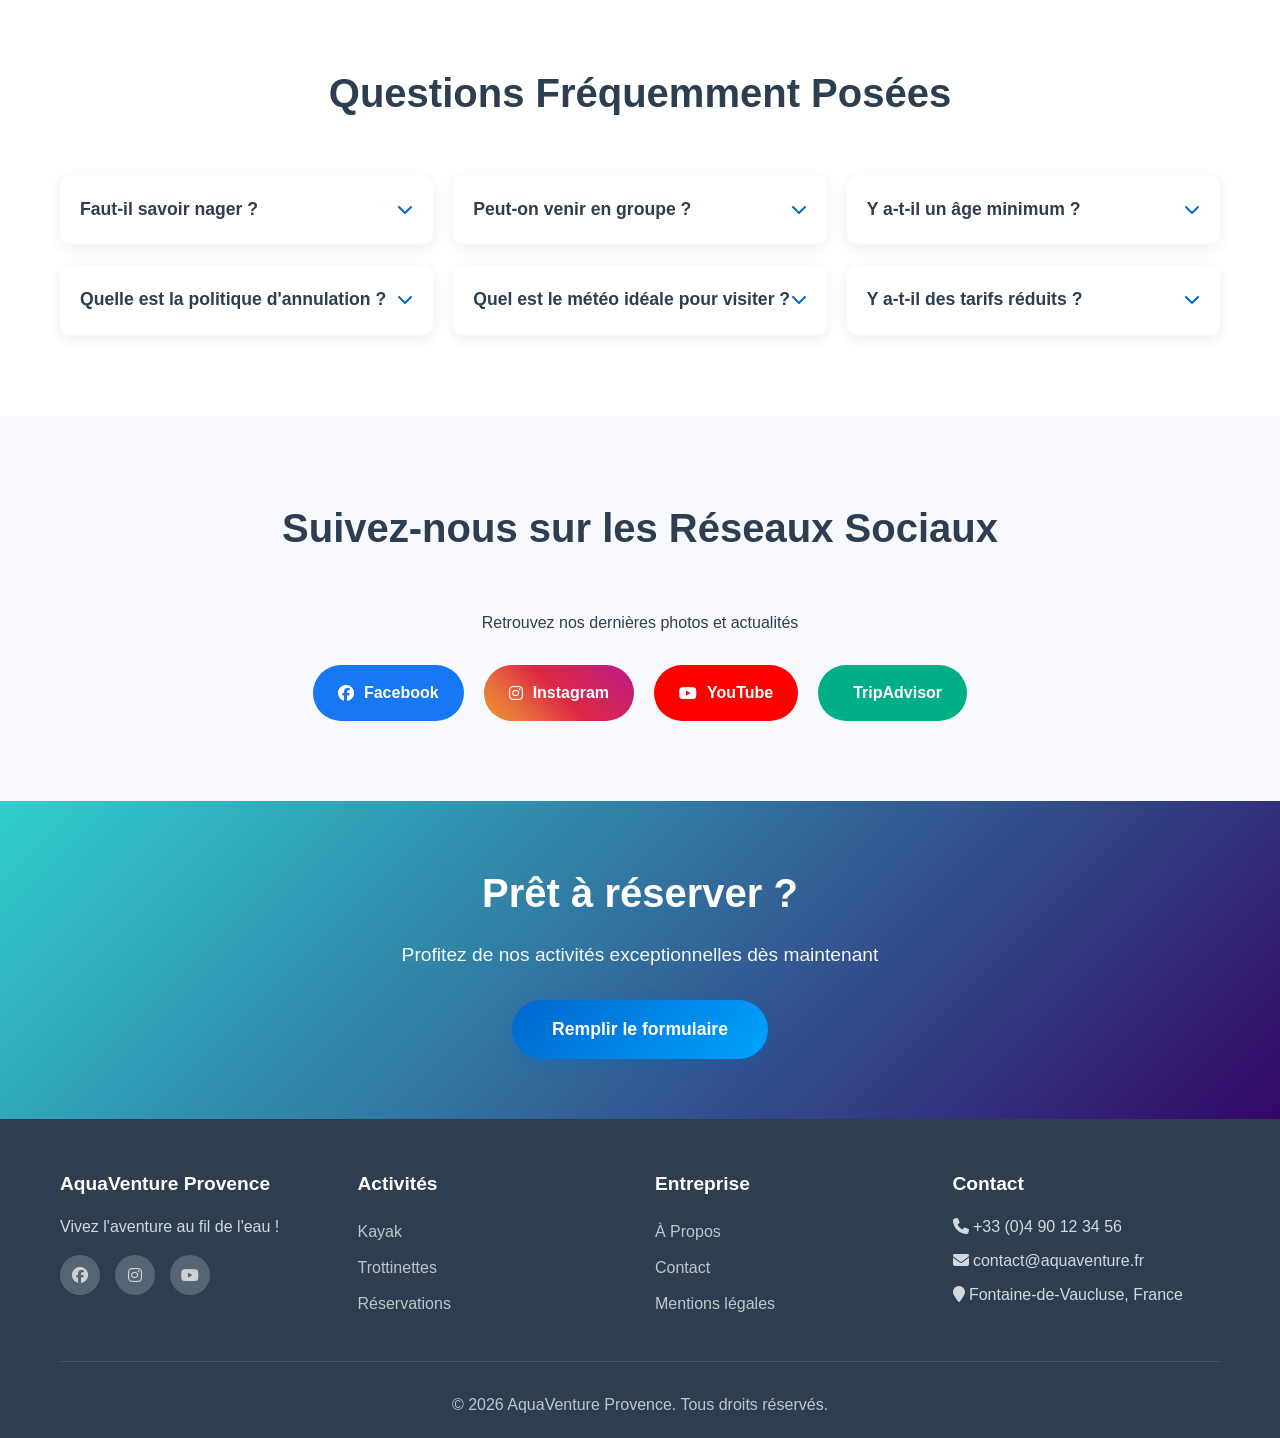
<file: contact.html>
<!DOCTYPE html>
<html lang="fr">
<head>
    <meta charset="UTF-8">
    <meta name="viewport" content="width=device-width, initial-scale=1.0">
    <title>Contact & Réservation - AquaVenture Provence</title>
    <link rel="stylesheet" href="styles.css">
    <link rel="stylesheet" href="https://cdnjs.cloudflare.com/ajax/libs/font-awesome/6.4.0/css/all.min.css">
</head>
<body>
    <!-- NAVIGATION -->
    <nav class="navbar">
        <div class="container">
            <div class="navbar-brand">
                <img src="data:image/svg+xml,%3Csvg xmlns='http://www.w3.org/2000/svg' viewBox='0 0 100 100'%3E%3Ccircle cx='50' cy='50' r='45' fill='%230066cc'/%3E%3Cpath d='M30 50 Q50 30 70 50' stroke='white' stroke-width='3' fill='none'/%3E%3Cpath d='M25 60 Q50 40 75 60' stroke='%2300a3ff' stroke-width='2' fill='none'/%3E%3Ctext x='50' y='75' text-anchor='middle' fill='white' font-size='20' font-weight='bold'%3EAV%3C/text%3E%3C/svg%3E" alt="Logo AquaVenture" class="logo">
                <span class="brand-name">AquaVenture</span>
            </div>
            <ul class="nav-links">
                <li><a href="index.html">Accueil</a></li>
                <li><a href="kayak.html">Kayak</a></li>
                <li><a href="trottinettes.html">Trottinettes</a></li>
                <li><a href="about.html">À Propos</a></li>
                <li><a href="contact.html" class="active">Contact</a></li>
            </ul>
            <button class="mobile-toggle" id="mobileToggle">
                <span></span>
                <span></span>
                <span></span>
            </button>
        </div>
    </nav>

    <!-- PAGE HEADER -->
    <section class="page-header" style="background: linear-gradient(135deg, #30cfd0 0%, #330867 100%);">
        <div class="container">
            <h1>Contact & Réservation</h1>
            <p>Prenez contact avec nous pour réserver vos activités</p>
        </div>
    </section>

    <!-- INFOS CONTACT -->
    <section class="section-contact-info">
        <div class="container">
            <div class="contact-grid">
                <div class="contact-card fade-in">
                    <div class="contact-icon" style="background: linear-gradient(135deg, #667eea 0%, #764ba2 100%);"><i class="fas fa-phone"></i></div>
                    <h3>Téléphone</h3>
                    <p><a href="tel:+33490123456">+33 (0)4 90 12 34 56</a></p>
                    <p class="contact-note">Disponible du lundi au dimanche</p>
                </div>

                <div class="contact-card fade-in">
                    <div class="contact-icon" style="background: linear-gradient(135deg, #43e97b 0%, #38f9d7 100%);"><i class="fas fa-envelope"></i></div>
                    <h3>Email</h3>
                    <p><a href="mailto:contact@aquaventure.fr">contact@aquaventure.fr</a></p>
                    <p class="contact-note">Réponse en moins de 2 heures</p>
                </div>

                <div class="contact-card fade-in">
                    <div class="contact-icon" style="background: linear-gradient(135deg, #f093fb 0%, #f5576c 100%);"><i class="fas fa-map-marker"></i></div>
                    <h3>Adresse</h3>
                    <p>Route de la Fontaine<br>84800 Fontaine-de-Vaucluse<br>France</p>
                    <p class="contact-note">Parking gratuit sur place</p>
                </div>
            </div>
        </div>
    </section>

    <!-- HORAIRES D'OUVERTURE -->
    <section class="section-hours">
        <div class="container">
            <h2>Horaires d'Ouverture</h2>
            <div class="hours-grid">
                <div class="hours-card fade-in">
                    <h3>Haute Saison (Mai-Septembre)</h3>
                    <table class="hours-table">
                        <tr>
                            <td><strong>Lundi - Vendredi :</strong></td>
                            <td>08:00 - 19:00</td>
                        </tr>
                        <tr>
                            <td><strong>Samedi :</strong></td>
                            <td>07:00 - 20:00</td>
                        </tr>
                        <tr>
                            <td><strong>Dimanche :</strong></td>
                            <td>07:00 - 19:00</td>
                        </tr>
                    </table>
                </div>

                <div class="hours-card fade-in">
                    <h3>Basse Saison (Octobre-Avril)</h3>
                    <table class="hours-table">
                        <tr>
                            <td><strong>Lundi - Vendredi :</strong></td>
                            <td>09:00 - 17:00</td>
                        </tr>
                        <tr>
                            <td><strong>Samedi :</strong></td>
                            <td>09:00 - 18:00</td>
                        </tr>
                        <tr>
                            <td><strong>Dimanche :</strong></td>
                            <td>09:00 - 17:00</td>
                        </tr>
                    </table>
                </div>
            </div>
            <div class="closed-note">
                <i class="fas fa-info-circle"></i>
                <p><strong>Fermé</strong> : 1er janvier, 1er mai, 14 juillet, 1er novembre, 25 décembre</p>
            </div>
        </div>
    </section>

    <!-- FORMULAIRE DE CONTACT -->
    <section class="section-form">
        <div class="container">
            <h2>Formulaire de Réservation</h2>
            <div class="form-wrapper">
                <form class="contact-form" id="contactForm">
                    <div class="form-row">
                        <div class="form-group">
                            <label for="name">Nom complet *</label>
                            <input type="text" id="name" name="name" required placeholder="Votre nom">
                        </div>
                        <div class="form-group">
                            <label for="email">Email *</label>
                            <input type="email" id="email" name="email" required placeholder="votre@email.com">
                        </div>
                    </div>

                    <div class="form-row">
                        <div class="form-group">
                            <label for="phone">Téléphone *</label>
                            <input type="tel" id="phone" name="phone" required placeholder="+33 6 XX XX XX XX">
                        </div>
                        <div class="form-group">
                            <label for="activity">Activité souhaitée *</label>
                            <select id="activity" name="activity" required>
                                <option value="">-- Sélectionnez une activité --</option>
                                <option value="kayak">Balade en Kayak</option>
                                <option value="trottinette">Trottinette Électrique</option>
                                <option value="groupe">Formule Groupe</option>
                                <option value="autre">Autre</option>
                            </select>
                        </div>
                    </div>

                    <div class="form-row">
                        <div class="form-group">
                            <label for="date">Date souhaitée *</label>
                            <input type="date" id="date" name="date" required>
                        </div>
                        <div class="form-group">
                            <label for="participants">Nombre de participants *</label>
                            <input type="number" id="participants" name="participants" min="1" max="50" required placeholder="Ex: 4">
                        </div>
                    </div>

                    <div class="form-group">
                        <label for="message">Message</label>
                        <textarea id="message" name="message" rows="5" placeholder="Posez vos questions ou précisez vos besoins..."></textarea>
                    </div>

                    <div class="form-group checkbox">
                        <input type="checkbox" id="newsletter" name="newsletter">
                        <label for="newsletter">M'abonner à la newsletter AquaVenture</label>
                    </div>

                    <button type="submit" class="btn btn-primary btn-large">Envoyer ma réservation</button>
                </form>
            </div>
        </div>
    </section>

    <!-- CARTE -->
    <section class="section-map">
        <div class="container">
            <h2>Nous Trouver</h2>
            <div class="map-container">
                <iframe src="https://www.google.com/maps/embed?pb=!1m18!1m12!1m3!1d2885.7545905932697!2d5.332893315915844!3d43.908226570947516!2m3!1f0!2f0!3f0!3m2!1i1024!2i768!4f13.1!3m3!1m2!1s0x12c8f8a0f0f0f0f1%3A0xf0f0f0f0f0f0f0f0!2sFontaine-de-Vaucluse!5e0!3m2!1sfr!2sfr!4v1234567890" width="100%" height="500" style="border:0;" allowfullscreen="" loading="lazy" referrerpolicy="no-referrer-when-downgrade"></iframe>
            </div>
        </div>
    </section>

    <!-- FAQ -->
    <section class="section-faq">
        <div class="container">
            <h2>Questions Fréquemment Posées</h2>
            <div class="faq-grid">
                <div class="faq-item fade-in">
                    <div class="faq-header" onclick="toggleFAQ(this)">
                        <h3>Faut-il savoir nager ?</h3>
                        <i class="fas fa-chevron-down"></i>
                    </div>
                    <div class="faq-content">
                        <p>Pour les balades en kayak, il est recommandé de savoir nager, mais ce n'est pas obligatoire si vous portez le gilet de sauvetage (fourni et obligatoire). Pour les enfants, ils doivent être accompagnés d'un adulte. Contactez-nous pour les adaptations spéciales.</p>
                    </div>
                </div>

                <div class="faq-item fade-in">
                    <div class="faq-header" onclick="toggleFAQ(this)">
                        <h3>Peut-on venir en groupe ?</h3>
                        <i class="fas fa-chevron-down"></i>
                    </div>
                    <div class="faq-content">
                        <p>Absolument ! Nous adorons les groupes. Des réductions de 10-15% sont appliquées pour les groupes de 10+ personnes. Pour les groupes de plus de 20 personnes, nous pouvons organiser des formules spéciales. N'hésitez pas à nous contacter pour un devis.</p>
                    </div>
                </div>

                <div class="faq-item fade-in">
                    <div class="faq-header" onclick="toggleFAQ(this)">
                        <h3>Y a-t-il un âge minimum ?</h3>
                        <i class="fas fa-chevron-down"></i>
                    </div>
                    <div class="faq-content">
                        <p>Pour le kayak : enfants à partir de 5 ans accompagnés d'un adulte. Pour les trottinettes : enfants à partir de 8 ans. Nous avons des équipements adaptés pour tous les âges. Les personnes seniors sont aussi bienvenues avec nos programmes adaptés.</p>
                    </div>
                </div>

                <div class="faq-item fade-in">
                    <div class="faq-header" onclick="toggleFAQ(this)">
                        <h3>Quelle est la politique d'annulation ?</h3>
                        <i class="fas fa-chevron-down"></i>
                    </div>
                    <div class="faq-content">
                        <p>Annulation gratuite jusqu'à 48h avant l'activité. Entre 48h et 24h : remboursement de 50%. Moins de 24h : pas de remboursement sauf en cas de mauvais temps extrême. Les reportages sur une autre date sont toujours possibles.</p>
                    </div>
                </div>

                <div class="faq-item fade-in">
                    <div class="faq-header" onclick="toggleFAQ(this)">
                        <h3>Quel est le météo idéale pour visiter ?</h3>
                        <i class="fas fa-chevron-down"></i>
                    </div>
                    <div class="faq-content">
                        <p>Nous fonctionnons avec pratiquement toutes les météos ! L'été (juin-septembre) est la haute saison avec des journées chaudes et ensoleillées. Le printemps et l'automne offrent des conditions idéales avec moins de touristes. Seules les tempetes extrêmes peuvent affecter les activités.</p>
                    </div>
                </div>

                <div class="faq-item fade-in">
                    <div class="faq-header" onclick="toggleFAQ(this)">
                        <h3>Y a-t-il des tarifs réduits ?</h3>
                        <i class="fas fa-chevron-down"></i>
                    </div>
                    <div class="faq-content">
                        <p>Oui ! Réductions enfants : -30% pour les moins de 12 ans. Groupes (10+) : -10% à -15%. Étudiants/Séniors : -15% sur présentation d'une pièce d'identité. Familles : packages spéciaux. Demandez notre tarif groupe personnalisé !</p>
                    </div>
                </div>
            </div>
        </div>
    </section>

    <!-- RÉSEAUX SOCIAUX -->
    <section class="section-social-contact">
        <div class="container">
            <h2>Suivez-nous sur les Réseaux Sociaux</h2>
            <p>Retrouvez nos dernières photos et actualités</p>
            <div class="social-buttons">
                <a href="https://facebook.com/aquaventureprovence" class="social-btn facebook">
                    <i class="fab fa-facebook"></i>
                    <span>Facebook</span>
                </a>
                <a href="https://instagram.com/aquaventureprovence" class="social-btn instagram">
                    <i class="fab fa-instagram"></i>
                    <span>Instagram</span>
                </a>
                <a href="https://youtube.com/@aquaventureprovence" class="social-btn youtube">
                    <i class="fab fa-youtube"></i>
                    <span>YouTube</span>
                </a>
                <a href="https://tripadvisor.com/aquaventureprovence" class="social-btn tripadvisor">
                    <i class="fab fa-tripadvisor"></i>
                    <span>TripAdvisor</span>
                </a>
            </div>
        </div>
    </section>

    <!-- CTA -->
    <section class="cta" style="background: linear-gradient(135deg, #30cfd0 0%, #330867 100%);">
        <div class="container">
            <h2>Prêt à réserver ?</h2>
            <p>Profitez de nos activités exceptionnelles dès maintenant</p>
            <a href="#contactForm" class="btn btn-primary btn-large">Remplir le formulaire</a>
        </div>
    </section>

    <!-- FOOTER -->
    <footer class="footer">
        <div class="container">
            <div class="footer-grid">
                <div class="footer-section">
                    <h4>AquaVenture Provence</h4>
                    <p>Vivez l'aventure au fil de l'eau !</p>
                    <div class="social-links">
                        <a href="#" title="Facebook"><i class="fab fa-facebook"></i></a>
                        <a href="#" title="Instagram"><i class="fab fa-instagram"></i></a>
                        <a href="#" title="YouTube"><i class="fab fa-youtube"></i></a>
                    </div>
                </div>
                <div class="footer-section">
                    <h4>Activités</h4>
                    <ul>
                        <li><a href="kayak.html">Kayak</a></li>
                        <li><a href="trottinettes.html">Trottinettes</a></li>
                        <li><a href="contact.html">Réservations</a></li>
                    </ul>
                </div>
                <div class="footer-section">
                    <h4>Entreprise</h4>
                    <ul>
                        <li><a href="about.html">À Propos</a></li>
                        <li><a href="contact.html">Contact</a></li>
                        <li><a href="#">Mentions légales</a></li>
                    </ul>
                </div>
                <div class="footer-section">
                    <h4>Contact</h4>
                    <p><i class="fas fa-phone"></i> +33 (0)4 90 12 34 56</p>
                    <p><i class="fas fa-envelope"></i> contact@aquaventure.fr</p>
                    <p><i class="fas fa-map-marker"></i> Fontaine-de-Vaucluse, France</p>
                </div>
            </div>
            <div class="footer-bottom">
                <p>&copy; 2026 AquaVenture Provence. Tous droits réservés.</p>
            </div>
        </div>
    </footer>

    <script src="script.js"></script>
</body>
</html>
</file>
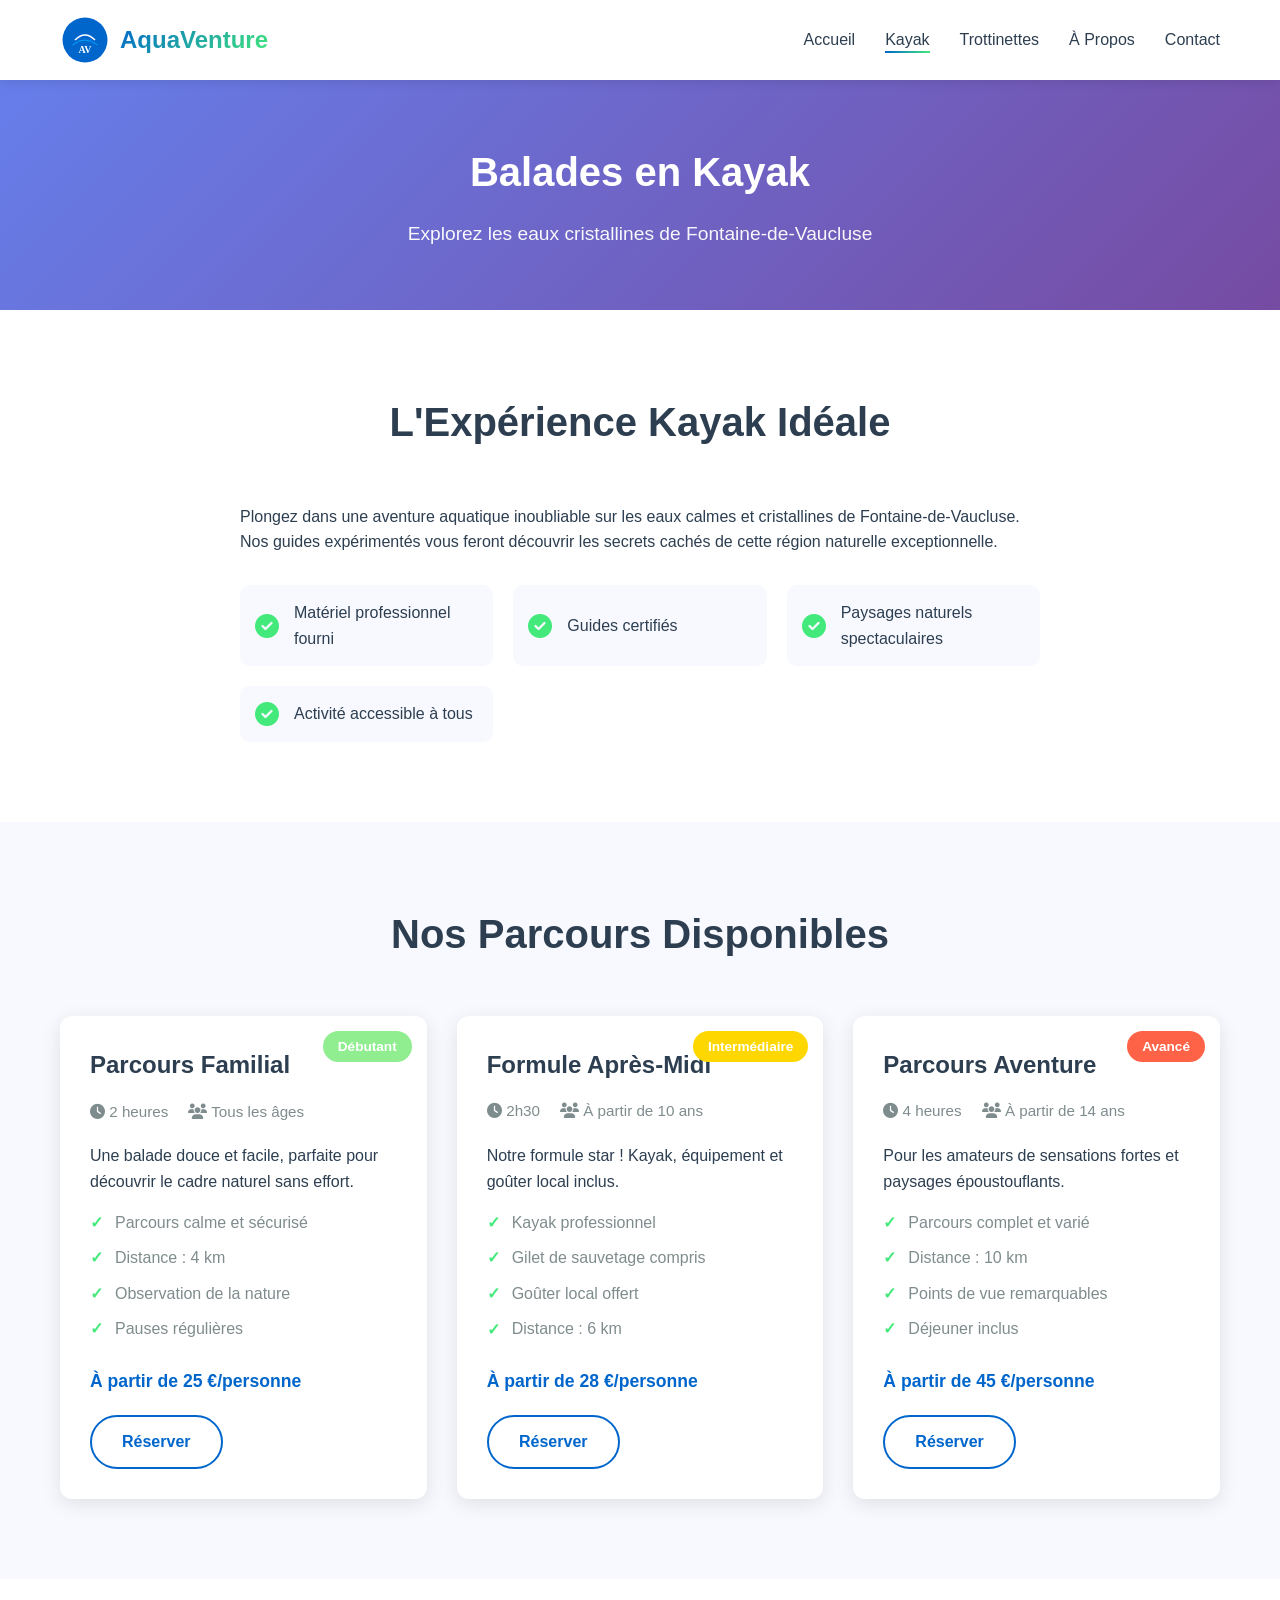
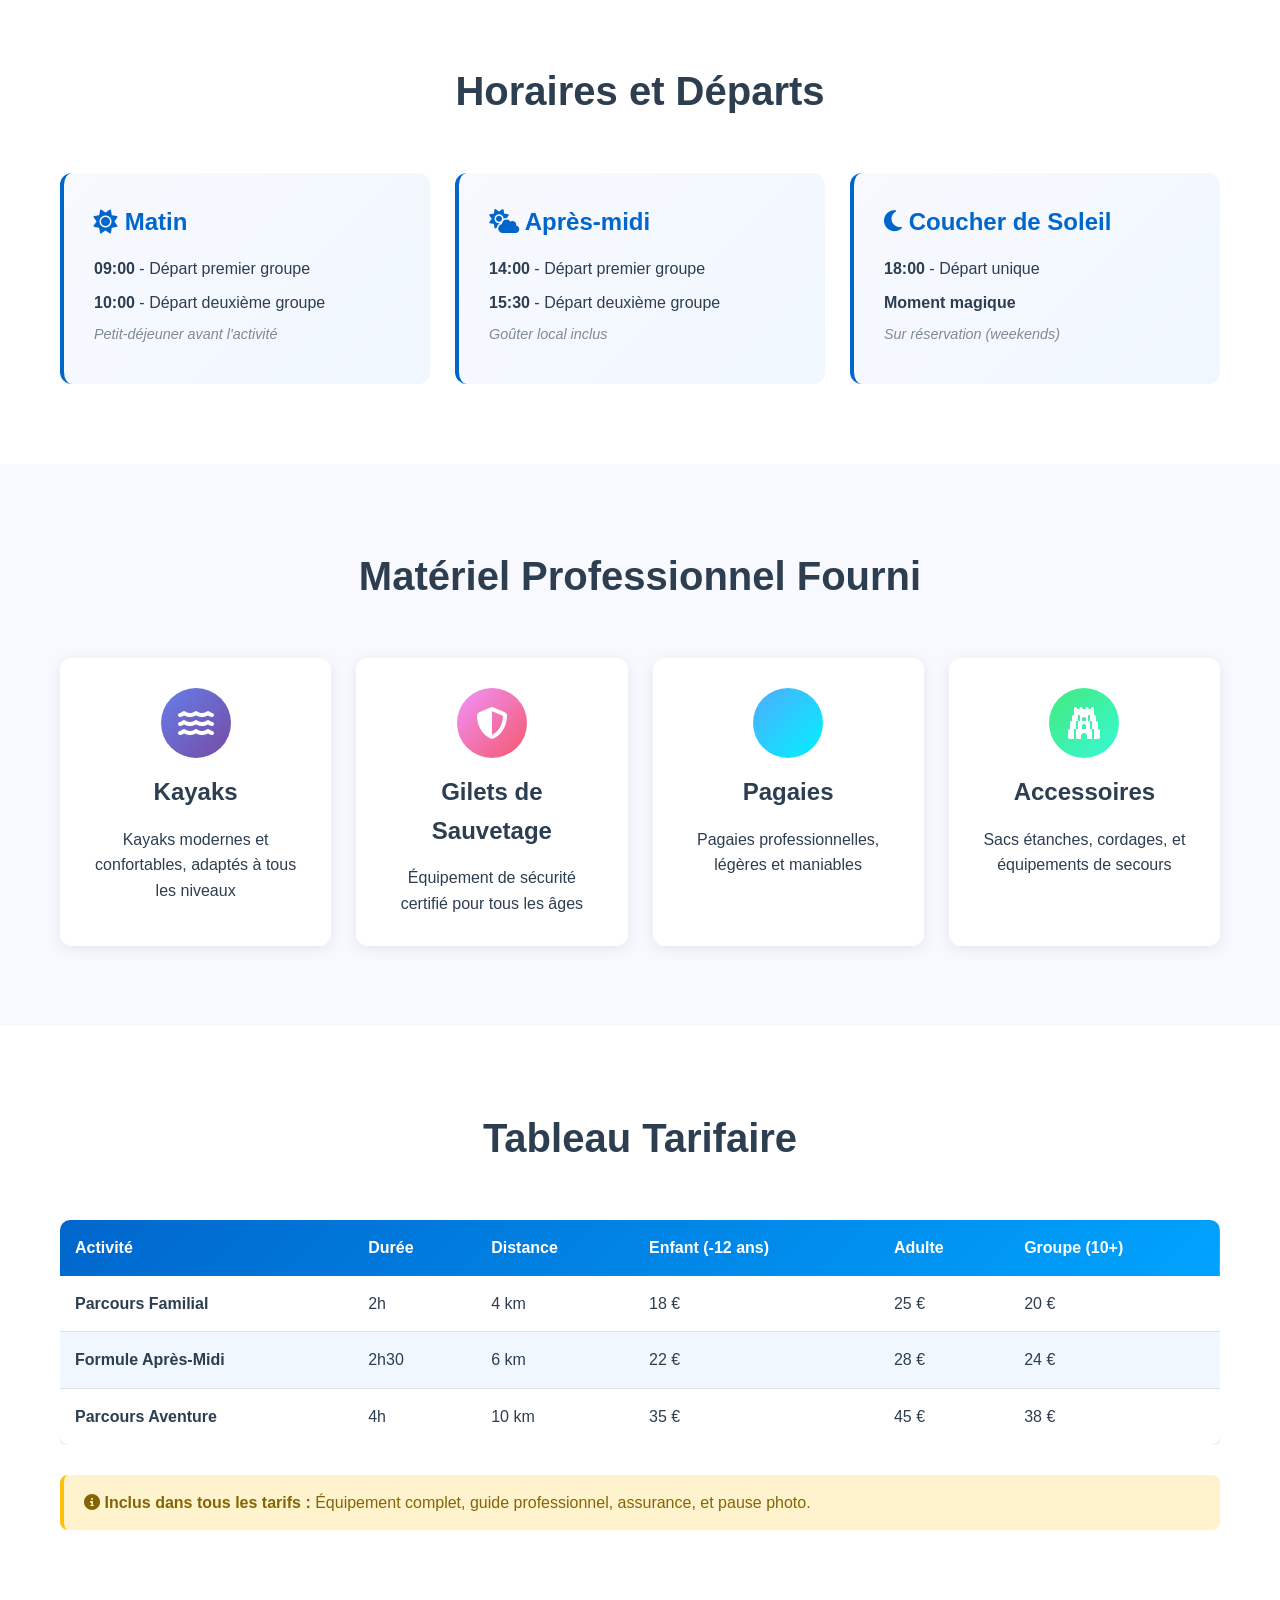
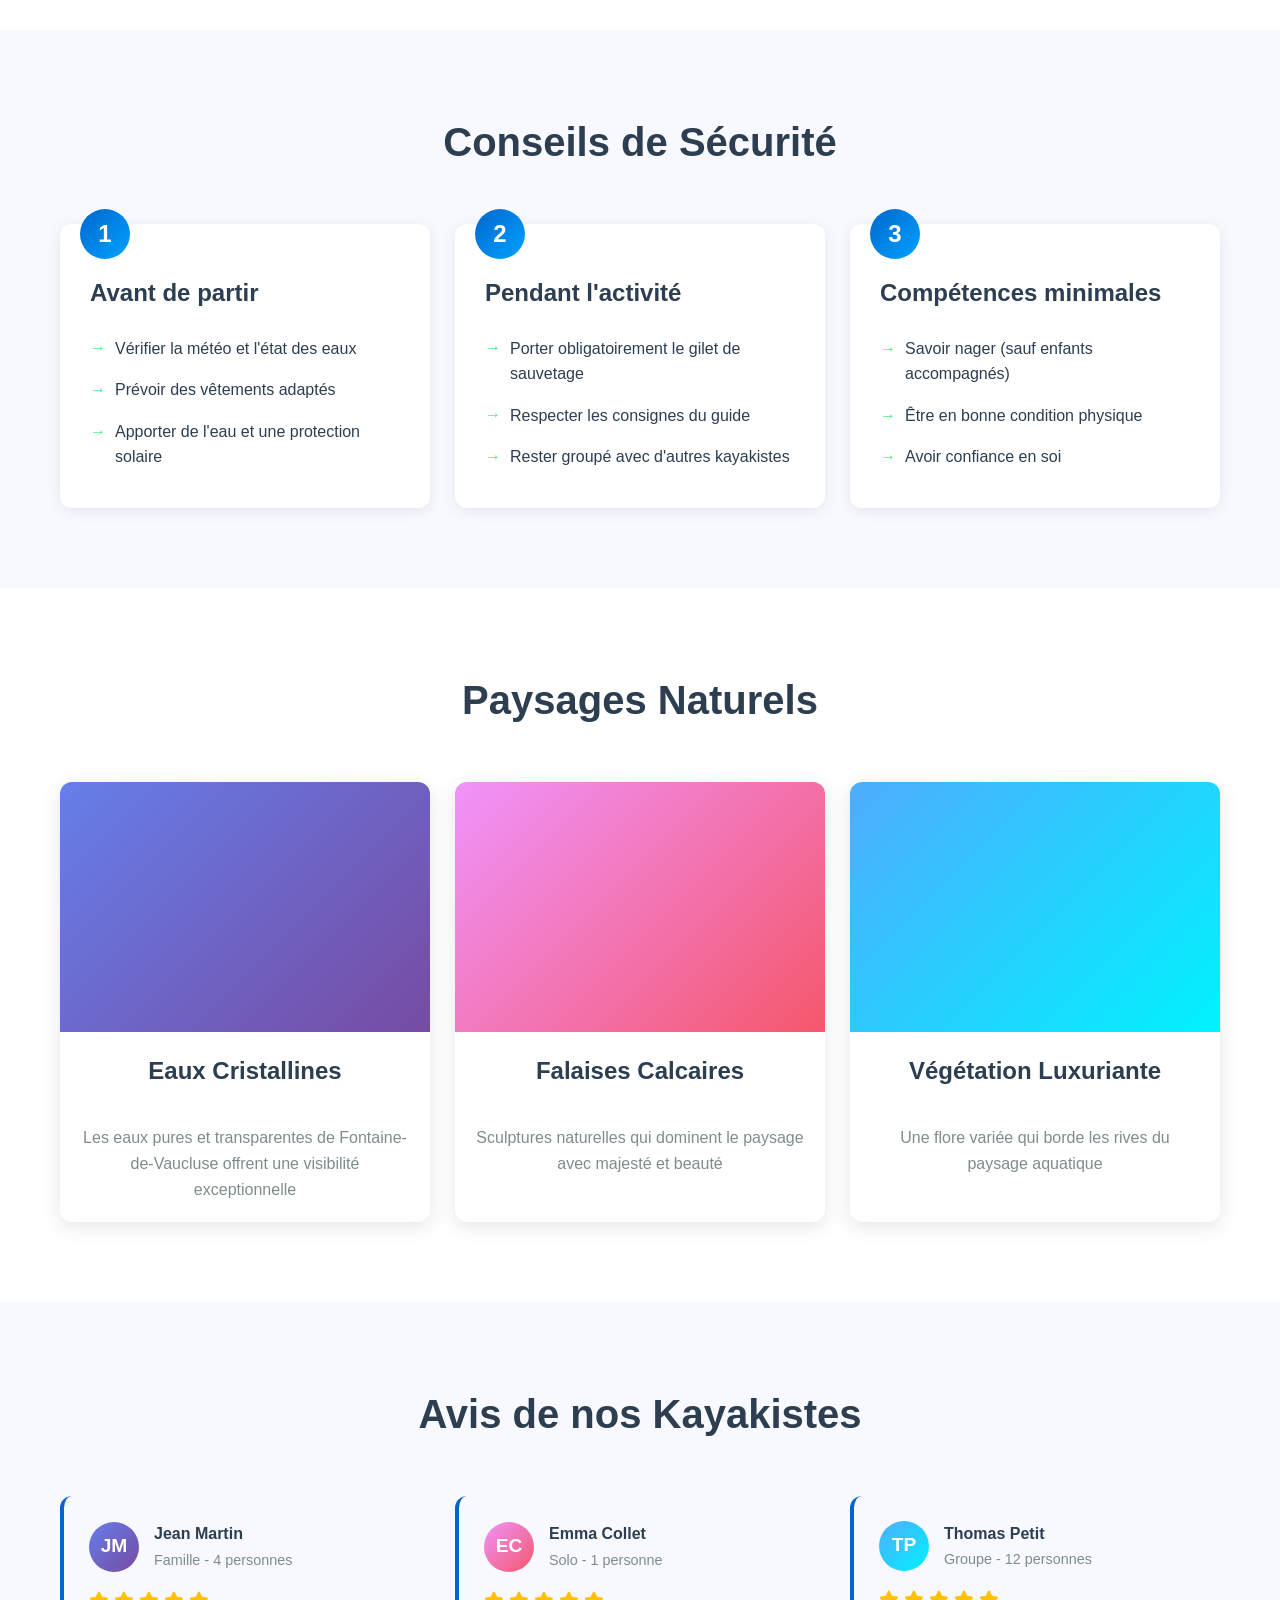
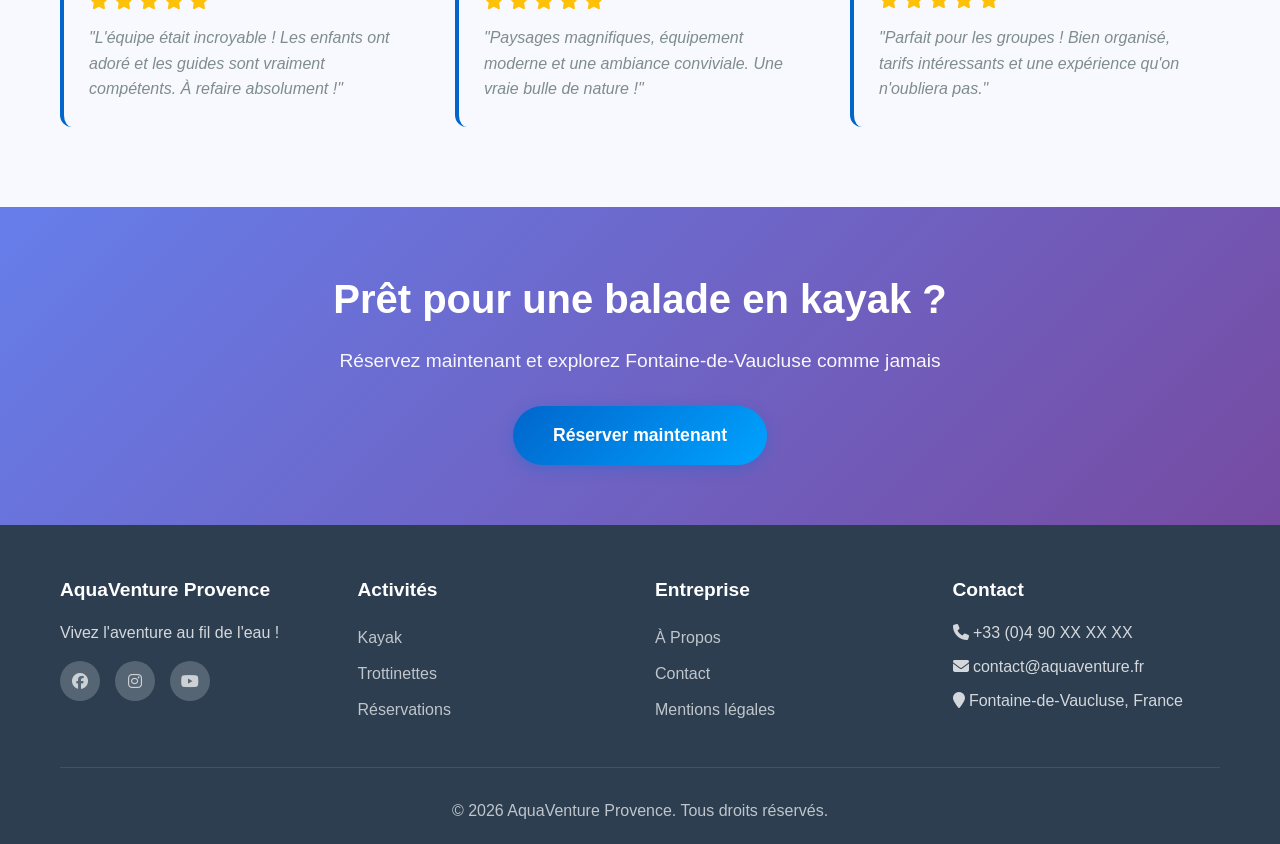
<file: kayak.html>
<!DOCTYPE html>
<html lang="fr">
<head>
    <meta charset="UTF-8">
    <meta name="viewport" content="width=device-width, initial-scale=1.0">
    <title>Balades en Kayak - AquaVenture Provence</title>
    <link rel="stylesheet" href="styles.css">
    <link rel="stylesheet" href="https://cdnjs.cloudflare.com/ajax/libs/font-awesome/6.4.0/css/all.min.css">
</head>
<body>
    <!-- NAVIGATION -->
    <nav class="navbar">
        <div class="container">
            <div class="navbar-brand">
                <img src="data:image/svg+xml,%3Csvg xmlns='http://www.w3.org/2000/svg' viewBox='0 0 100 100'%3E%3Ccircle cx='50' cy='50' r='45' fill='%230066cc'/%3E%3Cpath d='M30 50 Q50 30 70 50' stroke='white' stroke-width='3' fill='none'/%3E%3Cpath d='M25 60 Q50 40 75 60' stroke='%2300a3ff' stroke-width='2' fill='none'/%3E%3Ctext x='50' y='75' text-anchor='middle' fill='white' font-size='20' font-weight='bold'%3EAV%3C/text%3E%3C/svg%3E" alt="Logo AquaVenture" class="logo">
                <span class="brand-name">AquaVenture</span>
            </div>
            <ul class="nav-links">
                <li><a href="index.html">Accueil</a></li>
                <li><a href="kayak.html" class="active">Kayak</a></li>
                <li><a href="trottinettes.html">Trottinettes</a></li>
                <li><a href="about.html">À Propos</a></li>
                <li><a href="contact.html">Contact</a></li>
            </ul>
            <button class="mobile-toggle" id="mobileToggle">
                <span></span>
                <span></span>
                <span></span>
            </button>
        </div>
    </nav>

    <!-- PAGE HEADER -->
    <section class="page-header" style="background: linear-gradient(135deg, #667eea 0%, #764ba2 100%);">
        <div class="container">
            <h1>Balades en Kayak</h1>
            <p>Explorez les eaux cristallines de Fontaine-de-Vaucluse</p>
        </div>
    </section>

    <!-- INTRODUCTION -->
    <section class="section-intro">
        <div class="container">
            <div class="intro-content">
                <h2>L'Expérience Kayak Idéale</h2>
                <p>Plongez dans une aventure aquatique inoubliable sur les eaux calmes et cristallines de Fontaine-de-Vaucluse. Nos guides expérimentés vous feront découvrir les secrets cachés de cette région naturelle exceptionnelle.</p>
                <div class="intro-highlights">
                    <div class="highlight-item">
                        <i class="fas fa-check-circle"></i>
                        <span>Matériel professionnel fourni</span>
                    </div>
                    <div class="highlight-item">
                        <i class="fas fa-check-circle"></i>
                        <span>Guides certifiés</span>
                    </div>
                    <div class="highlight-item">
                        <i class="fas fa-check-circle"></i>
                        <span>Paysages naturels spectaculaires</span>
                    </div>
                    <div class="highlight-item">
                        <i class="fas fa-check-circle"></i>
                        <span>Activité accessible à tous</span>
                    </div>
                </div>
            </div>
        </div>
    </section>

    <!-- PARCOURS -->
    <section class="section-programs">
        <div class="container">
            <h2>Nos Parcours Disponibles</h2>
            <div class="programs-grid">
                <!-- Parcours 1 -->
                <div class="program-card fade-in">
                    <div class="program-level" style="background: #90EE90;">Débutant</div>
                    <h3>Parcours Familial</h3>
                    <div class="program-meta">
                        <span><i class="fas fa-clock"></i> 2 heures</span>
                        <span><i class="fas fa-users"></i> Tous les âges</span>
                    </div>
                    <div class="program-description">
                        <p>Une balade douce et facile, parfaite pour découvrir le cadre naturel sans effort.</p>
                        <ul>
                            <li>Parcours calme et sécurisé</li>
                            <li>Distance : 4 km</li>
                            <li>Observation de la nature</li>
                            <li>Pauses régulières</li>
                        </ul>
                    </div>
                    <div class="program-price">À partir de <strong>25 €</strong>/personne</div>
                    <a href="contact.html" class="btn btn-secondary">Réserver</a>
                </div>

                <!-- Parcours 2 -->
                <div class="program-card fade-in">
                    <div class="program-level" style="background: #FFD700;">Intermédiaire</div>
                    <h3>Formule Après-Midi</h3>
                    <div class="program-meta">
                        <span><i class="fas fa-clock"></i> 2h30</span>
                        <span><i class="fas fa-users"></i> À partir de 10 ans</span>
                    </div>
                    <div class="program-description">
                        <p>Notre formule star ! Kayak, équipement et goûter local inclus.</p>
                        <ul>
                            <li>Kayak professionnel</li>
                            <li>Gilet de sauvetage compris</li>
                            <li>Goûter local offert</li>
                            <li>Distance : 6 km</li>
                        </ul>
                    </div>
                    <div class="program-price">À partir de <strong>28 €</strong>/personne</div>
                    <a href="contact.html" class="btn btn-secondary">Réserver</a>
                </div>

                <!-- Parcours 3 -->
                <div class="program-card fade-in">
                    <div class="program-level" style="background: #FF6347;">Avancé</div>
                    <h3>Parcours Aventure</h3>
                    <div class="program-meta">
                        <span><i class="fas fa-clock"></i> 4 heures</span>
                        <span><i class="fas fa-users"></i> À partir de 14 ans</span>
                    </div>
                    <div class="program-description">
                        <p>Pour les amateurs de sensations fortes et paysages époustouflants.</p>
                        <ul>
                            <li>Parcours complet et varié</li>
                            <li>Distance : 10 km</li>
                            <li>Points de vue remarquables</li>
                            <li>Déjeuner inclus</li>
                        </ul>
                    </div>
                    <div class="program-price">À partir de <strong>45 €</strong>/personne</div>
                    <a href="contact.html" class="btn btn-secondary">Réserver</a>
                </div>
            </div>
        </div>
    </section>

    <!-- HORAIRES -->
    <section class="section-schedules">
        <div class="container">
            <h2>Horaires et Départs</h2>
            <div class="schedules-grid">
                <div class="schedule-card fade-in">
                    <h3><i class="fas fa-sun"></i> Matin</h3>
                    <p><strong>09:00</strong> - Départ premier groupe</p>
                    <p><strong>10:00</strong> - Départ deuxième groupe</p>
                    <p class="schedule-note">Petit-déjeuner avant l'activité</p>
                </div>
                <div class="schedule-card fade-in">
                    <h3><i class="fas fa-cloud-sun"></i> Après-midi</h3>
                    <p><strong>14:00</strong> - Départ premier groupe</p>
                    <p><strong>15:30</strong> - Départ deuxième groupe</p>
                    <p class="schedule-note">Goûter local inclus</p>
                </div>
                <div class="schedule-card fade-in">
                    <h3><i class="fas fa-moon"></i> Coucher de Soleil</h3>
                    <p><strong>18:00</strong> - Départ unique</p>
                    <p><strong>Moment magique</strong></p>
                    <p class="schedule-note">Sur réservation (weekends)</p>
                </div>
            </div>
        </div>
    </section>

    <!-- MATÉRIEL FOURNI -->
    <section class="section-equipment">
        <div class="container">
            <h2>Matériel Professionnel Fourni</h2>
            <div class="equipment-grid">
                <div class="equipment-item fade-in">
                    <div class="equipment-icon" style="background: linear-gradient(135deg, #667eea 0%, #764ba2 100%);"><i class="fas fa-water"></i></div>
                    <h3>Kayaks</h3>
                    <p>Kayaks modernes et confortables, adaptés à tous les niveaux</p>
                </div>
                <div class="equipment-item fade-in">
                    <div class="equipment-icon" style="background: linear-gradient(135deg, #f093fb 0%, #f5576c 100%);"><i class="fas fa-shield-alt"></i></div>
                    <h3>Gilets de Sauvetage</h3>
                    <p>Équipement de sécurité certifié pour tous les âges</p>
                </div>
                <div class="equipment-item fade-in">
                    <div class="equipment-icon" style="background: linear-gradient(135deg, #4facfe 0%, #00f2fe 100%);"><i class="fas fa-oars"></i></div>
                    <h3>Pagaies</h3>
                    <p>Pagaies professionnelles, légères et maniables</p>
                </div>
                <div class="equipment-item fade-in">
                    <div class="equipment-icon" style="background: linear-gradient(135deg, #43e97b 0%, #38f9d7 100%);"><i class="fas fa-gopuram"></i></div>
                    <h3>Accessoires</h3>
                    <p>Sacs étanches, cordages, et équipements de secours</p>
                </div>
            </div>
        </div>
    </section>

    <!-- TARIFS -->
    <section class="section-pricing">
        <div class="container">
            <h2>Tableau Tarifaire</h2>
            <div class="pricing-table">
                <table>
                    <thead>
                        <tr>
                            <th>Activité</th>
                            <th>Durée</th>
                            <th>Distance</th>
                            <th>Enfant (-12 ans)</th>
                            <th>Adulte</th>
                            <th>Groupe (10+)</th>
                        </tr>
                    </thead>
                    <tbody>
                        <tr>
                            <td><strong>Parcours Familial</strong></td>
                            <td>2h</td>
                            <td>4 km</td>
                            <td>18 €</td>
                            <td>25 €</td>
                            <td>20 €</td>
                        </tr>
                        <tr class="highlight">
                            <td><strong>Formule Après-Midi</strong></td>
                            <td>2h30</td>
                            <td>6 km</td>
                            <td>22 €</td>
                            <td>28 €</td>
                            <td>24 €</td>
                        </tr>
                        <tr>
                            <td><strong>Parcours Aventure</strong></td>
                            <td>4h</td>
                            <td>10 km</td>
                            <td>35 €</td>
                            <td>45 €</td>
                            <td>38 €</td>
                        </tr>
                    </tbody>
                </table>
            </div>
            <div class="pricing-info">
                <p><i class="fas fa-info-circle"></i> <strong>Inclus dans tous les tarifs :</strong> Équipement complet, guide professionnel, assurance, et pause photo.</p>
            </div>
        </div>
    </section>

    <!-- CONSEILS DE SÉCURITÉ -->
    <section class="section-safety">
        <div class="container">
            <h2>Conseils de Sécurité</h2>
            <div class="safety-grid">
                <div class="safety-card fade-in">
                    <div class="safety-number">1</div>
                    <h3>Avant de partir</h3>
                    <ul>
                        <li>Vérifier la météo et l'état des eaux</li>
                        <li>Prévoir des vêtements adaptés</li>
                        <li>Apporter de l'eau et une protection solaire</li>
                    </ul>
                </div>
                <div class="safety-card fade-in">
                    <div class="safety-number">2</div>
                    <h3>Pendant l'activité</h3>
                    <ul>
                        <li>Porter obligatoirement le gilet de sauvetage</li>
                        <li>Respecter les consignes du guide</li>
                        <li>Rester groupé avec d'autres kayakistes</li>
                    </ul>
                </div>
                <div class="safety-card fade-in">
                    <div class="safety-number">3</div>
                    <h3>Compétences minimales</h3>
                    <ul>
                        <li>Savoir nager (sauf enfants accompagnés)</li>
                        <li>Être en bonne condition physique</li>
                        <li>Avoir confiance en soi</li>
                    </ul>
                </div>
            </div>
        </div>
    </section>

    <!-- PAYSAGES SPECTACULAIRES -->
    <section class="section-landscapes">
        <div class="container">
            <h2>Paysages Naturels</h2>
            <div class="landscapes-grid">
                <div class="landscape-item fade-in">
                    <div class="landscape-image" style="background: linear-gradient(135deg, #667eea 0%, #764ba2 100%);"></div>
                    <h3>Eaux Cristallines</h3>
                    <p>Les eaux pures et transparentes de Fontaine-de-Vaucluse offrent une visibilité exceptionnelle</p>
                </div>
                <div class="landscape-item fade-in">
                    <div class="landscape-image" style="background: linear-gradient(135deg, #f093fb 0%, #f5576c 100%);"></div>
                    <h3>Falaises Calcaires</h3>
                    <p>Sculptures naturelles qui dominent le paysage avec majesté et beauté</p>
                </div>
                <div class="landscape-item fade-in">
                    <div class="landscape-image" style="background: linear-gradient(135deg, #4facfe 0%, #00f2fe 100%);"></div>
                    <h3>Végétation Luxuriante</h3>
                    <p>Une flore variée qui borde les rives du paysage aquatique</p>
                </div>
            </div>
        </div>
    </section>

    <!-- AVIS CLIENTS -->
    <section class="section-reviews">
        <div class="container">
            <h2>Avis de nos Kayakistes</h2>
            <div class="reviews-grid">
                <div class="review-card fade-in">
                    <div class="review-header">
                        <div class="review-avatar" style="background: linear-gradient(135deg, #667eea 0%, #764ba2 100%);">JM</div>
                        <div class="review-info">
                            <h4>Jean Martin</h4>
                            <p>Famille - 4 personnes</p>
                        </div>
                    </div>
                    <div class="review-rating">
                        <i class="fas fa-star"></i>
                        <i class="fas fa-star"></i>
                        <i class="fas fa-star"></i>
                        <i class="fas fa-star"></i>
                        <i class="fas fa-star"></i>
                    </div>
                    <p class="review-text">"L'équipe était incroyable ! Les enfants ont adoré et les guides sont vraiment compétents. À refaire absolument !"</p>
                </div>

                <div class="review-card fade-in">
                    <div class="review-header">
                        <div class="review-avatar" style="background: linear-gradient(135deg, #f093fb 0%, #f5576c 100%);">EC</div>
                        <div class="review-info">
                            <h4>Emma Collet</h4>
                            <p>Solo - 1 personne</p>
                        </div>
                    </div>
                    <div class="review-rating">
                        <i class="fas fa-star"></i>
                        <i class="fas fa-star"></i>
                        <i class="fas fa-star"></i>
                        <i class="fas fa-star"></i>
                        <i class="fas fa-star"></i>
                    </div>
                    <p class="review-text">"Paysages magnifiques, équipement moderne et une ambiance conviviale. Une vraie bulle de nature !"</p>
                </div>

                <div class="review-card fade-in">
                    <div class="review-header">
                        <div class="review-avatar" style="background: linear-gradient(135deg, #4facfe 0%, #00f2fe 100%);">TP</div>
                        <div class="review-info">
                            <h4>Thomas Petit</h4>
                            <p>Groupe - 12 personnes</p>
                        </div>
                    </div>
                    <div class="review-rating">
                        <i class="fas fa-star"></i>
                        <i class="fas fa-star"></i>
                        <i class="fas fa-star"></i>
                        <i class="fas fa-star"></i>
                        <i class="fas fa-star"></i>
                    </div>
                    <p class="review-text">"Parfait pour les groupes ! Bien organisé, tarifs intéressants et une expérience qu'on n'oubliera pas."</p>
                </div>
            </div>
        </div>
    </section>

    <!-- CTA -->
    <section class="cta" style="background: linear-gradient(135deg, #667eea 0%, #764ba2 100%);">
        <div class="container">
            <h2>Prêt pour une balade en kayak ?</h2>
            <p>Réservez maintenant et explorez Fontaine-de-Vaucluse comme jamais</p>
            <a href="contact.html" class="btn btn-primary btn-large">Réserver maintenant</a>
        </div>
    </section>

    <!-- FOOTER -->
    <footer class="footer">
        <div class="container">
            <div class="footer-grid">
                <div class="footer-section">
                    <h4>AquaVenture Provence</h4>
                    <p>Vivez l'aventure au fil de l'eau !</p>
                    <div class="social-links">
                        <a href="#" title="Facebook"><i class="fab fa-facebook"></i></a>
                        <a href="#" title="Instagram"><i class="fab fa-instagram"></i></a>
                        <a href="#" title="YouTube"><i class="fab fa-youtube"></i></a>
                    </div>
                </div>
                <div class="footer-section">
                    <h4>Activités</h4>
                    <ul>
                        <li><a href="kayak.html">Kayak</a></li>
                        <li><a href="trottinettes.html">Trottinettes</a></li>
                        <li><a href="contact.html">Réservations</a></li>
                    </ul>
                </div>
                <div class="footer-section">
                    <h4>Entreprise</h4>
                    <ul>
                        <li><a href="about.html">À Propos</a></li>
                        <li><a href="contact.html">Contact</a></li>
                        <li><a href="#">Mentions légales</a></li>
                    </ul>
                </div>
                <div class="footer-section">
                    <h4>Contact</h4>
                    <p><i class="fas fa-phone"></i> +33 (0)4 90 XX XX XX</p>
                    <p><i class="fas fa-envelope"></i> contact@aquaventure.fr</p>
                    <p><i class="fas fa-map-marker"></i> Fontaine-de-Vaucluse, France</p>
                </div>
            </div>
            <div class="footer-bottom">
                <p>&copy; 2026 AquaVenture Provence. Tous droits réservés.</p>
            </div>
        </div>
    </footer>

    <script src="script.js"></script>
</body>
</html>
</file>
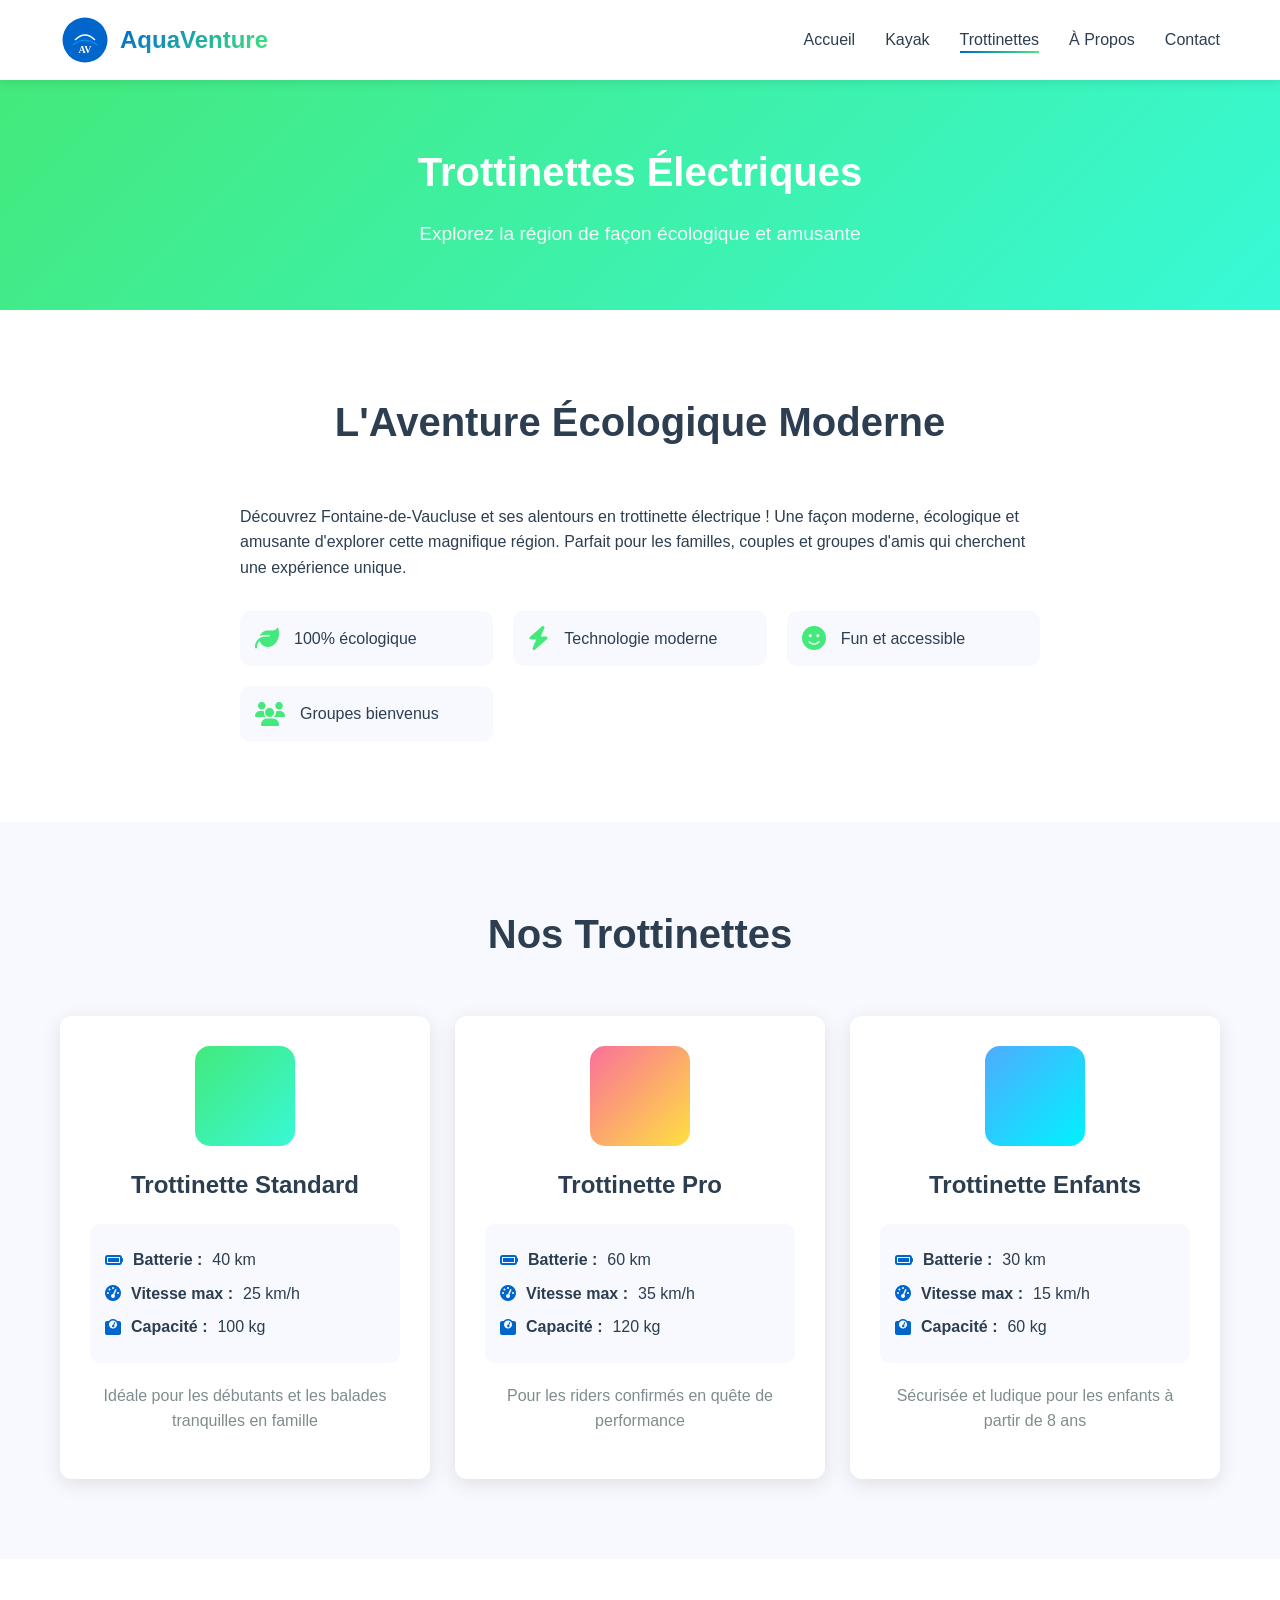
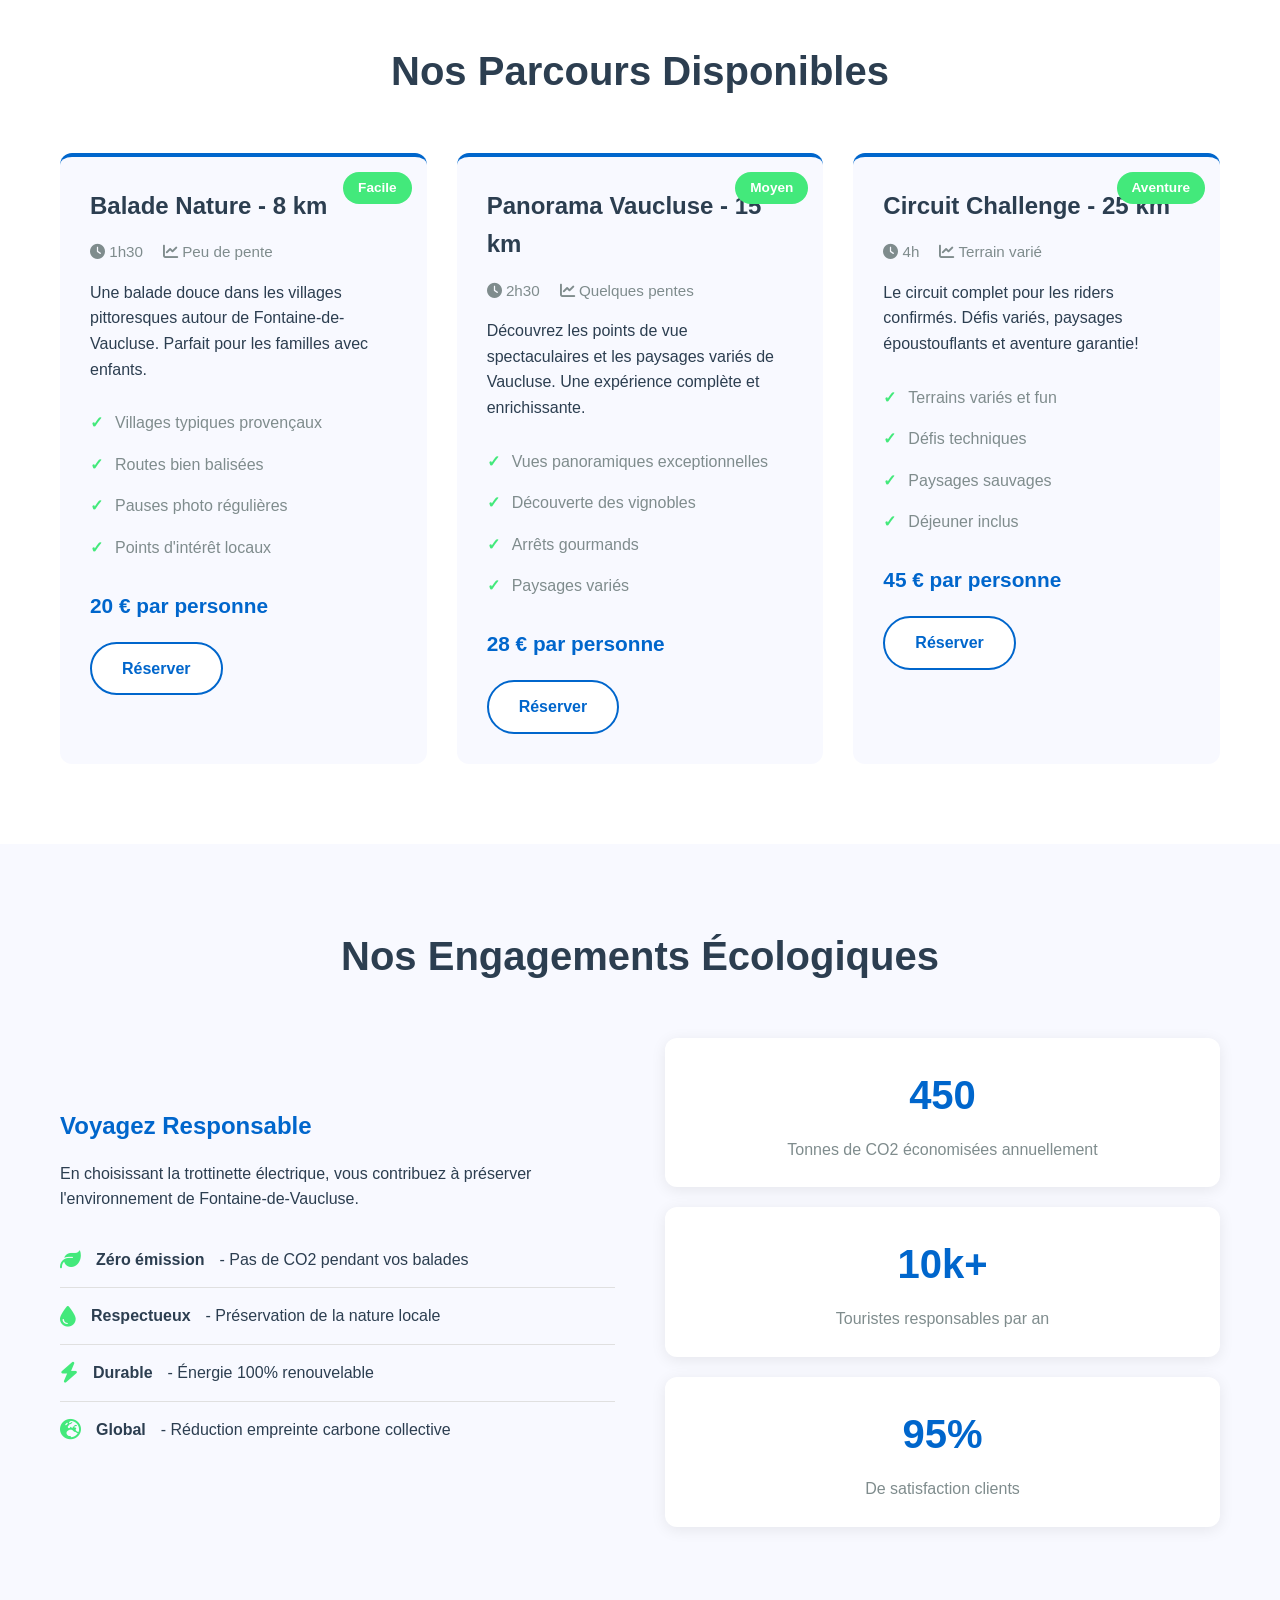
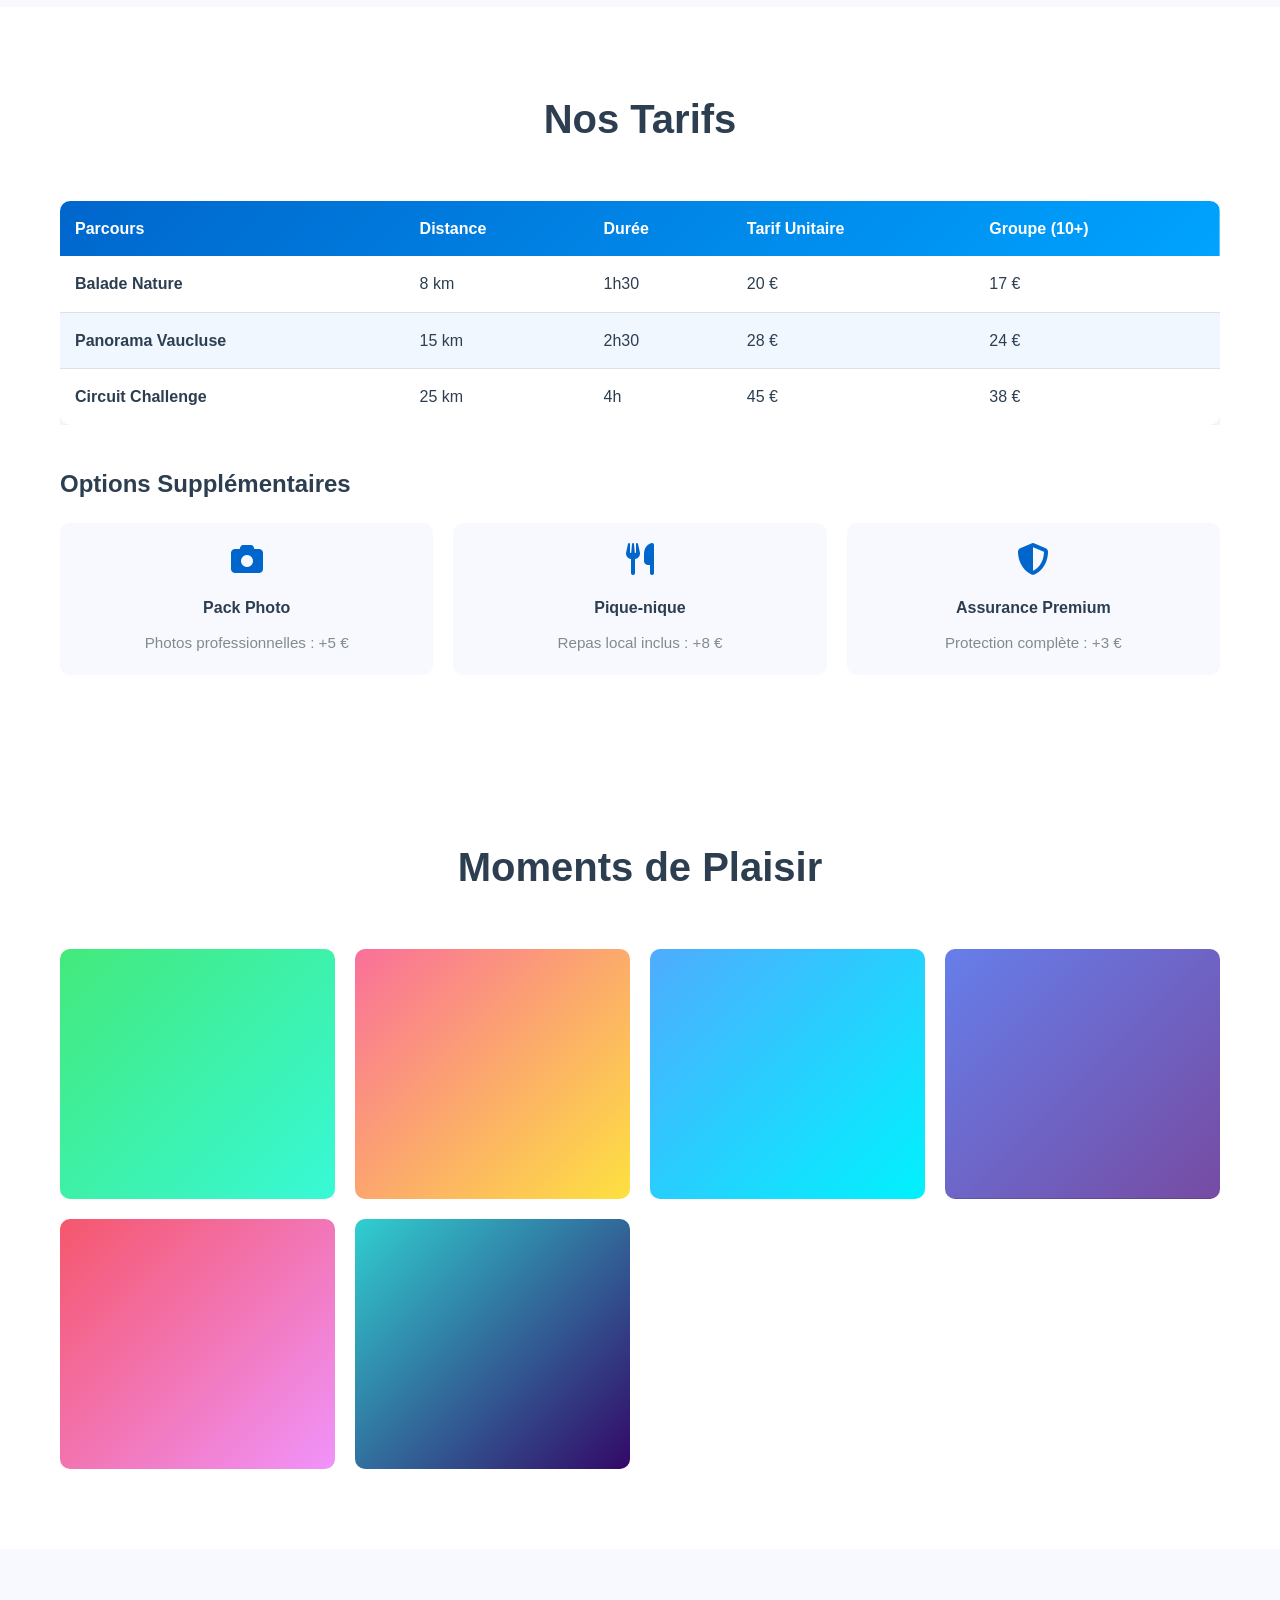
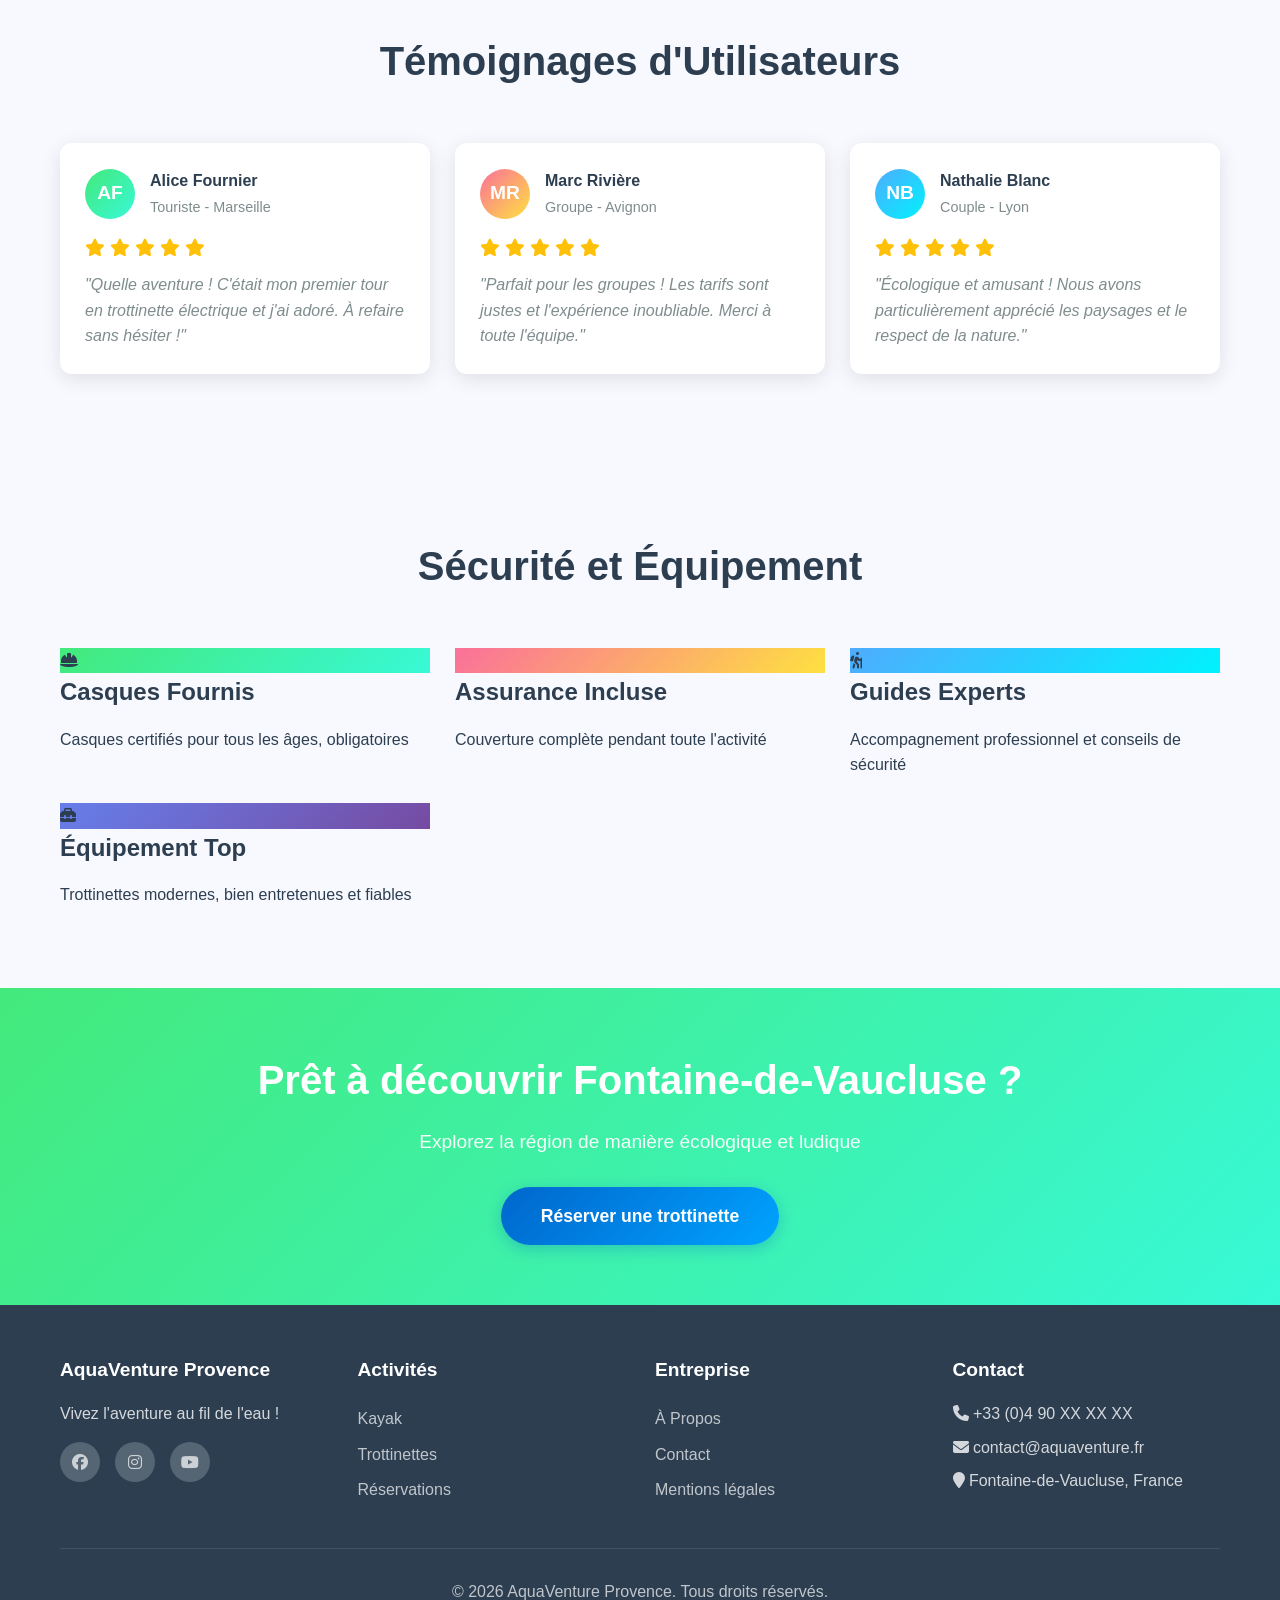
<file: trottinettes.html>
<!DOCTYPE html>
<html lang="fr">
<head>
    <meta charset="UTF-8">
    <meta name="viewport" content="width=device-width, initial-scale=1.0">
    <title>Trottinettes Électriques - AquaVenture Provence</title>
    <link rel="stylesheet" href="styles.css">
    <link rel="stylesheet" href="https://cdnjs.cloudflare.com/ajax/libs/font-awesome/6.4.0/css/all.min.css">
</head>
<body>
    <!-- NAVIGATION -->
    <nav class="navbar">
        <div class="container">
            <div class="navbar-brand">
                <img src="data:image/svg+xml,%3Csvg xmlns='http://www.w3.org/2000/svg' viewBox='0 0 100 100'%3E%3Ccircle cx='50' cy='50' r='45' fill='%230066cc'/%3E%3Cpath d='M30 50 Q50 30 70 50' stroke='white' stroke-width='3' fill='none'/%3E%3Cpath d='M25 60 Q50 40 75 60' stroke='%2300a3ff' stroke-width='2' fill='none'/%3E%3Ctext x='50' y='75' text-anchor='middle' fill='white' font-size='20' font-weight='bold'%3EAV%3C/text%3E%3C/svg%3E" alt="Logo AquaVenture" class="logo">
                <span class="brand-name">AquaVenture</span>
            </div>
            <ul class="nav-links">
                <li><a href="index.html">Accueil</a></li>
                <li><a href="kayak.html">Kayak</a></li>
                <li><a href="trottinettes.html" class="active">Trottinettes</a></li>
                <li><a href="about.html">À Propos</a></li>
                <li><a href="contact.html">Contact</a></li>
            </ul>
            <button class="mobile-toggle" id="mobileToggle">
                <span></span>
                <span></span>
                <span></span>
            </button>
        </div>
    </nav>

    <!-- PAGE HEADER -->
    <section class="page-header" style="background: linear-gradient(135deg, #43e97b 0%, #38f9d7 100%);">
        <div class="container">
            <h1>Trottinettes Électriques</h1>
            <p>Explorez la région de façon écologique et amusante</p>
        </div>
    </section>

    <!-- INTRODUCTION -->
    <section class="section-intro">
        <div class="container">
            <div class="intro-content">
                <h2>L'Aventure Écologique Moderne</h2>
                <p>Découvrez Fontaine-de-Vaucluse et ses alentours en trottinette électrique ! Une façon moderne, écologique et amusante d'explorer cette magnifique région. Parfait pour les familles, couples et groupes d'amis qui cherchent une expérience unique.</p>
                <div class="intro-highlights">
                    <div class="highlight-item">
                        <i class="fas fa-leaf"></i>
                        <span>100% écologique</span>
                    </div>
                    <div class="highlight-item">
                        <i class="fas fa-bolt"></i>
                        <span>Technologie moderne</span>
                    </div>
                    <div class="highlight-item">
                        <i class="fas fa-smile"></i>
                        <span>Fun et accessible</span>
                    </div>
                    <div class="highlight-item">
                        <i class="fas fa-users"></i>
                        <span>Groupes bienvenus</span>
                    </div>
                </div>
            </div>
        </div>
    </section>

    <!-- NOS TROTTINETTES -->
    <section class="section-scooters">
        <div class="container">
            <h2>Nos Trottinettes</h2>
            <div class="scooters-grid">
                <div class="scooter-card fade-in">
                    <div class="scooter-icon" style="background: linear-gradient(135deg, #43e97b 0%, #38f9d7 100%);"></div>
                    <h3>Trottinette Standard</h3>
                    <div class="scooter-specs">
                        <p><i class="fas fa-battery-full"></i> <strong>Batterie :</strong> 40 km</p>
                        <p><i class="fas fa-gauge-high"></i> <strong>Vitesse max :</strong> 25 km/h</p>
                        <p><i class="fas fa-weight"></i> <strong>Capacité :</strong> 100 kg</p>
                    </div>
                    <p class="scooter-desc">Idéale pour les débutants et les balades tranquilles en famille</p>
                </div>

                <div class="scooter-card fade-in">
                    <div class="scooter-icon" style="background: linear-gradient(135deg, #fa709a 0%, #fee140 100%);"></div>
                    <h3>Trottinette Pro</h3>
                    <div class="scooter-specs">
                        <p><i class="fas fa-battery-full"></i> <strong>Batterie :</strong> 60 km</p>
                        <p><i class="fas fa-gauge-high"></i> <strong>Vitesse max :</strong> 35 km/h</p>
                        <p><i class="fas fa-weight"></i> <strong>Capacité :</strong> 120 kg</p>
                    </div>
                    <p class="scooter-desc">Pour les riders confirmés en quête de performance</p>
                </div>

                <div class="scooter-card fade-in">
                    <div class="scooter-icon" style="background: linear-gradient(135deg, #4facfe 0%, #00f2fe 100%);"></div>
                    <h3>Trottinette Enfants</h3>
                    <div class="scooter-specs">
                        <p><i class="fas fa-battery-full"></i> <strong>Batterie :</strong> 30 km</p>
                        <p><i class="fas fa-gauge-high"></i> <strong>Vitesse max :</strong> 15 km/h</p>
                        <p><i class="fas fa-weight"></i> <strong>Capacité :</strong> 60 kg</p>
                    </div>
                    <p class="scooter-desc">Sécurisée et ludique pour les enfants à partir de 8 ans</p>
                </div>
            </div>
        </div>
    </section>

    <!-- PARCOURS DISPONIBLES -->
    <section class="section-routes">
        <div class="container">
            <h2>Nos Parcours Disponibles</h2>
            <div class="routes-grid">
                <div class="route-card fade-in">
                    <div class="route-badge">Facile</div>
                    <h3>Balade Nature - 8 km</h3>
                    <div class="route-info">
                        <span><i class="fas fa-clock"></i> 1h30</span>
                        <span><i class="fas fa-chart-line"></i> Peu de pente</span>
                    </div>
                    <p>Une balade douce dans les villages pittoresques autour de Fontaine-de-Vaucluse. Parfait pour les familles avec enfants.</p>
                    <ul class="route-highlights">
                        <li>Villages typiques provençaux</li>
                        <li>Routes bien balisées</li>
                        <li>Pauses photo régulières</li>
                        <li>Points d'intérêt locaux</li>
                    </ul>
                    <div class="route-price"><strong>20 €</strong> par personne</div>
                    <a href="contact.html" class="btn btn-secondary">Réserver</a>
                </div>

                <div class="route-card fade-in">
                    <div class="route-badge">Moyen</div>
                    <h3>Panorama Vaucluse - 15 km</h3>
                    <div class="route-info">
                        <span><i class="fas fa-clock"></i> 2h30</span>
                        <span><i class="fas fa-chart-line"></i> Quelques pentes</span>
                    </div>
                    <p>Découvrez les points de vue spectaculaires et les paysages variés de Vaucluse. Une expérience complète et enrichissante.</p>
                    <ul class="route-highlights">
                        <li>Vues panoramiques exceptionnelles</li>
                        <li>Découverte des vignobles</li>
                        <li>Arrêts gourmands</li>
                        <li>Paysages variés</li>
                    </ul>
                    <div class="route-price"><strong>28 €</strong> par personne</div>
                    <a href="contact.html" class="btn btn-secondary">Réserver</a>
                </div>

                <div class="route-card fade-in">
                    <div class="route-badge">Aventure</div>
                    <h3>Circuit Challenge - 25 km</h3>
                    <div class="route-info">
                        <span><i class="fas fa-clock"></i> 4h</span>
                        <span><i class="fas fa-chart-line"></i> Terrain varié</span>
                    </div>
                    <p>Le circuit complet pour les riders confirmés. Défis variés, paysages époustouflants et aventure garantie!</p>
                    <ul class="route-highlights">
                        <li>Terrains variés et fun</li>
                        <li>Défis techniques</li>
                        <li>Paysages sauvages</li>
                        <li>Déjeuner inclus</li>
                    </ul>
                    <div class="route-price"><strong>45 €</strong> par personne</div>
                    <a href="contact.html" class="btn btn-secondary">Réserver</a>
                </div>
            </div>
        </div>
    </section>

    <!-- AVANTAGES ÉCOLOGIQUES -->
    <section class="section-eco">
        <div class="container">
            <h2>Nos Engagements Écologiques</h2>
            <div class="eco-content">
                <div class="eco-text">
                    <h3>Voyagez Responsable</h3>
                    <p>En choisissant la trottinette électrique, vous contribuez à préserver l'environnement de Fontaine-de-Vaucluse.</p>
                    <ul class="eco-list">
                        <li><i class="fas fa-leaf"></i> <strong>Zéro émission</strong> - Pas de CO2 pendant vos balades</li>
                        <li><i class="fas fa-droplet"></i> <strong>Respectueux</strong> - Préservation de la nature locale</li>
                        <li><i class="fas fa-bolt"></i> <strong>Durable</strong> - Énergie 100% renouvelable</li>
                        <li><i class="fas fa-earth-europe"></i> <strong>Global</strong> - Réduction empreinte carbone collective</li>
                    </ul>
                </div>
                <div class="eco-stats">
                    <div class="stat-item fade-in">
                        <div class="stat-number">450</div>
                        <p>Tonnes de CO2 économisées annuellement</p>
                    </div>
                    <div class="stat-item fade-in">
                        <div class="stat-number">10k+</div>
                        <p>Touristes responsables par an</p>
                    </div>
                    <div class="stat-item fade-in">
                        <div class="stat-number">95%</div>
                        <p>De satisfaction clients</p>
                    </div>
                </div>
            </div>
        </div>
    </section>

    <!-- TABLEAU TARIFAIRE -->
    <section class="section-pricing">
        <div class="container">
            <h2>Nos Tarifs</h2>
            <div class="pricing-table">
                <table>
                    <thead>
                        <tr>
                            <th>Parcours</th>
                            <th>Distance</th>
                            <th>Durée</th>
                            <th>Tarif Unitaire</th>
                            <th>Groupe (10+)</th>
                        </tr>
                    </thead>
                    <tbody>
                        <tr>
                            <td><strong>Balade Nature</strong></td>
                            <td>8 km</td>
                            <td>1h30</td>
                            <td>20 €</td>
                            <td>17 €</td>
                        </tr>
                        <tr class="highlight">
                            <td><strong>Panorama Vaucluse</strong></td>
                            <td>15 km</td>
                            <td>2h30</td>
                            <td>28 €</td>
                            <td>24 €</td>
                        </tr>
                        <tr>
                            <td><strong>Circuit Challenge</strong></td>
                            <td>25 km</td>
                            <td>4h</td>
                            <td>45 €</td>
                            <td>38 €</td>
                        </tr>
                    </tbody>
                </table>
            </div>
            <div class="pricing-options">
                <h3>Options Supplémentaires</h3>
                <div class="options-grid">
                    <div class="option-item">
                        <i class="fas fa-camera"></i>
                        <h4>Pack Photo</h4>
                        <p>Photos professionnelles : +5 €</p>
                    </div>
                    <div class="option-item">
                        <i class="fas fa-utensils"></i>
                        <h4>Pique-nique</h4>
                        <p>Repas local inclus : +8 €</p>
                    </div>
                    <div class="option-item">
                        <i class="fas fa-shield-alt"></i>
                        <h4>Assurance Premium</h4>
                        <p>Protection complète : +3 €</p>
                    </div>
                </div>
            </div>
        </div>
    </section>

    <!-- GALERIE TROTTINETTES -->
    <section class="section-gallery">
        <div class="container">
            <h2>Moments de Plaisir</h2>
            <div class="gallery-grid">
                <div class="gallery-item fade-in">
                    <div class="gallery-image" style="background: linear-gradient(135deg, #43e97b 0%, #38f9d7 100%);"></div>
                    <h3>Famille en Balade</h3>
                </div>
                <div class="gallery-item fade-in">
                    <div class="gallery-image" style="background: linear-gradient(135deg, #fa709a 0%, #fee140 100%);"></div>
                    <h3>Coucher de Soleil</h3>
                </div>
                <div class="gallery-item fade-in">
                    <div class="gallery-image" style="background: linear-gradient(135deg, #4facfe 0%, #00f2fe 100%);"></div>
                    <h3>Groupe d'Amis</h3>
                </div>
                <div class="gallery-item fade-in">
                    <div class="gallery-image" style="background: linear-gradient(135deg, #667eea 0%, #764ba2 100%);"></div>
                    <h3>Point Vue Spectaculaire</h3>
                </div>
                <div class="gallery-item fade-in">
                    <div class="gallery-image" style="background: linear-gradient(135deg, #f5576c 0%, #f093fb 100%);"></div>
                    <h3>Chemin Pittoresque</h3>
                </div>
                <div class="gallery-item fade-in">
                    <div class="gallery-image" style="background: linear-gradient(135deg, #30cfd0 0%, #330867 100%);"></div>
                    <h3>Aventure Électrique</h3>
                </div>
            </div>
        </div>
    </section>

    <!-- AVIS CLIENTS -->
    <section class="section-testimonials">
        <div class="container">
            <h2>Témoignages d'Utilisateurs</h2>
            <div class="testimonials-grid">
                <div class="testimonial-card fade-in">
                    <div class="review-header">
                        <div class="review-avatar" style="background: linear-gradient(135deg, #43e97b 0%, #38f9d7 100%);">AF</div>
                        <div class="review-info">
                            <h4>Alice Fournier</h4>
                            <p>Touriste - Marseille</p>
                        </div>
                    </div>
                    <div class="review-rating">
                        <i class="fas fa-star"></i>
                        <i class="fas fa-star"></i>
                        <i class="fas fa-star"></i>
                        <i class="fas fa-star"></i>
                        <i class="fas fa-star"></i>
                    </div>
                    <p class="review-text">"Quelle aventure ! C'était mon premier tour en trottinette électrique et j'ai adoré. À refaire sans hésiter !"</p>
                </div>

                <div class="testimonial-card fade-in">
                    <div class="review-header">
                        <div class="review-avatar" style="background: linear-gradient(135deg, #fa709a 0%, #fee140 100%);">MR</div>
                        <div class="review-info">
                            <h4>Marc Rivière</h4>
                            <p>Groupe - Avignon</p>
                        </div>
                    </div>
                    <div class="review-rating">
                        <i class="fas fa-star"></i>
                        <i class="fas fa-star"></i>
                        <i class="fas fa-star"></i>
                        <i class="fas fa-star"></i>
                        <i class="fas fa-star"></i>
                    </div>
                    <p class="review-text">"Parfait pour les groupes ! Les tarifs sont justes et l'expérience inoubliable. Merci à toute l'équipe."</p>
                </div>

                <div class="testimonial-card fade-in">
                    <div class="review-header">
                        <div class="review-avatar" style="background: linear-gradient(135deg, #4facfe 0%, #00f2fe 100%);">NB</div>
                        <div class="review-info">
                            <h4>Nathalie Blanc</h4>
                            <p>Couple - Lyon</p>
                        </div>
                    </div>
                    <div class="review-rating">
                        <i class="fas fa-star"></i>
                        <i class="fas fa-star"></i>
                        <i class="fas fa-star"></i>
                        <i class="fas fa-star"></i>
                        <i class="fas fa-star"></i>
                    </div>
                    <p class="review-text">"Écologique et amusant ! Nous avons particulièrement apprécié les paysages et le respect de la nature."</p>
                </div>
            </div>
        </div>
    </section>

    <!-- SÉCURITÉ -->
    <section class="section-safety">
        <div class="container">
            <h2>Sécurité et Équipement</h2>
            <div class="safety-grid">
                <div class="safety-item fade-in">
                    <div class="safety-icon" style="background: linear-gradient(135deg, #43e97b 0%, #38f9d7 100%);"><i class="fas fa-helmet-safety"></i></div>
                    <h3>Casques Fournis</h3>
                    <p>Casques certifiés pour tous les âges, obligatoires</p>
                </div>
                <div class="safety-item fade-in">
                    <div class="safety-icon" style="background: linear-gradient(135deg, #fa709a 0%, #fee140 100%);"><i class="fas fa-badge-check"></i></div>
                    <h3>Assurance Incluse</h3>
                    <p>Couverture complète pendant toute l'activité</p>
                </div>
                <div class="safety-item fade-in">
                    <div class="safety-icon" style="background: linear-gradient(135deg, #4facfe 0%, #00f2fe 100%);"><i class="fas fa-person-hiking"></i></div>
                    <h3>Guides Experts</h3>
                    <p>Accompagnement professionnel et conseils de sécurité</p>
                </div>
                <div class="safety-item fade-in">
                    <div class="safety-icon" style="background: linear-gradient(135deg, #667eea 0%, #764ba2 100%);"><i class="fas fa-toolbox"></i></div>
                    <h3>Équipement Top</h3>
                    <p>Trottinettes modernes, bien entretenues et fiables</p>
                </div>
            </div>
        </div>
    </section>

    <!-- CTA -->
    <section class="cta" style="background: linear-gradient(135deg, #43e97b 0%, #38f9d7 100%);">
        <div class="container">
            <h2>Prêt à découvrir Fontaine-de-Vaucluse ?</h2>
            <p>Explorez la région de manière écologique et ludique</p>
            <a href="contact.html" class="btn btn-primary btn-large">Réserver une trottinette</a>
        </div>
    </section>

    <!-- FOOTER -->
    <footer class="footer">
        <div class="container">
            <div class="footer-grid">
                <div class="footer-section">
                    <h4>AquaVenture Provence</h4>
                    <p>Vivez l'aventure au fil de l'eau !</p>
                    <div class="social-links">
                        <a href="#" title="Facebook"><i class="fab fa-facebook"></i></a>
                        <a href="#" title="Instagram"><i class="fab fa-instagram"></i></a>
                        <a href="#" title="YouTube"><i class="fab fa-youtube"></i></a>
                    </div>
                </div>
                <div class="footer-section">
                    <h4>Activités</h4>
                    <ul>
                        <li><a href="kayak.html">Kayak</a></li>
                        <li><a href="trottinettes.html">Trottinettes</a></li>
                        <li><a href="contact.html">Réservations</a></li>
                    </ul>
                </div>
                <div class="footer-section">
                    <h4>Entreprise</h4>
                    <ul>
                        <li><a href="about.html">À Propos</a></li>
                        <li><a href="contact.html">Contact</a></li>
                        <li><a href="#">Mentions légales</a></li>
                    </ul>
                </div>
                <div class="footer-section">
                    <h4>Contact</h4>
                    <p><i class="fas fa-phone"></i> +33 (0)4 90 XX XX XX</p>
                    <p><i class="fas fa-envelope"></i> contact@aquaventure.fr</p>
                    <p><i class="fas fa-map-marker"></i> Fontaine-de-Vaucluse, France</p>
                </div>
            </div>
            <div class="footer-bottom">
                <p>&copy; 2026 AquaVenture Provence. Tous droits réservés.</p>
            </div>
        </div>
    </footer>

    <script src="script.js"></script>
</body>
</html>
</file>
<file: styles.css>
:root {
    --primary-blue: #0066cc;
    --secondary-blue: #00a3ff;
    --accent-green: #43e97b;
    --accent-teal: #38f9d7;
    --dark-blue: #330867;
    --light-bg: #f8f9ff;
    --white: #ffffff;
    --text-dark: #2c3e50;
    --text-light: #7f8c8d;
    --border-color: #e0e0e0;
}

* {
    margin: 0;
    padding: 0;
    box-sizing: border-box;
}

html {
    scroll-behavior: smooth;
}

body {
    font-family: 'Segoe UI', Tahoma, Geneva, Verdana, sans-serif;
    line-height: 1.6;
    color: var(--text-dark);
    background-color: var(--light-bg);
}

.container {
    max-width: 1200px;
    margin: 0 auto;
    padding: 0 20px;
}

/* NAVIGATION */
.navbar {
    background: var(--white);
    box-shadow: 0 2px 10px rgba(0, 0, 0, 0.1);
    position: sticky;
    top: 0;
    z-index: 1000;
}

.navbar .container {
    display: flex;
    justify-content: space-between;
    align-items: center;
    padding: 15px 20px;
}

.navbar-brand {
    display: flex;
    align-items: center;
    gap: 10px;
    cursor: pointer;
}

.logo {
    width: 50px;
    height: 50px;
    animation: float 3s ease-in-out infinite;
}

@keyframes float {
    0%, 100% { transform: translateY(0px); }
    50% { transform: translateY(-10px); }
}

.brand-name {
    font-size: 24px;
    font-weight: bold;
    background: linear-gradient(135deg, var(--primary-blue) 0%, var(--accent-green) 100%);
    -webkit-background-clip: text;
    -webkit-text-fill-color: transparent;
    background-clip: text;
}

.nav-links {
    display: flex;
    list-style: none;
    gap: 30px;
    align-items: center;
}

.nav-links a {
    text-decoration: none;
    color: var(--text-dark);
    font-weight: 500;
    transition: all 0.3s ease;
    position: relative;
}

.nav-links a::after {
    content: '';
    position: absolute;
    bottom: -5px;
    left: 0;
    width: 0;
    height: 2px;
    background: linear-gradient(90deg, var(--primary-blue), var(--accent-green));
    transition: width 0.3s ease;
}

.nav-links a:hover::after,
.nav-links a.active::after {
    width: 100%;
}

.mobile-toggle {
    display: none;
    flex-direction: column;
    background: none;
    border: none;
    cursor: pointer;
    gap: 5px;
}

.mobile-toggle span {
    width: 25px;
    height: 3px;
    background: var(--text-dark);
    border-radius: 2px;
    transition: 0.3s ease;
}

/* HERO SECTION */
.hero {
    position: relative;
    min-height: 600px;
    display: flex;
    align-items: center;
    justify-content: center;
    overflow: hidden;
    background: linear-gradient(135deg, #667eea 0%, #764ba2 100%);
    color: var(--white);
}

.hero-content {
    text-align: center;
    z-index: 2;
    position: relative;
}

.hero h1 {
    font-size: 4em;
    margin-bottom: 20px;
    animation: slideInDown 0.8s ease;
}

.hero p {
    font-size: 1.5em;
    margin-bottom: 30px;
    opacity: 0.95;
    animation: slideInUp 0.8s ease 0.2s both;
}

.hero-background {
    position: absolute;
    width: 100%;
    height: 100%;
    top: 0;
    left: 0;
    z-index: 1;
}

.wave {
    position: absolute;
    bottom: 0;
    left: 0;
    width: 200%;
    height: 100px;
    background: url('data:image/svg+xml;charset=utf-8,<svg xmlns="http://www.w3.org/2000/svg" viewBox="0 0 1200 120"><path d="M0,30 Q300,0 600,30 T1200,30 L1200,120 L0,120 Z" fill="rgba(255,255,255,0.1)"/></svg>');
    background-repeat: repeat-x;
    animation: wave 8s linear infinite;
}

.wave-2 {
    bottom: 10px;
    animation: wave 6s linear infinite reverse;
    opacity: 0.5;
}

.wave-3 {
    bottom: 20px;
    animation: wave 10s linear infinite;
    opacity: 0.3;
}

@keyframes wave {
    0% { transform: translateX(0); }
    100% { transform: translateX(-50%); }
}

@keyframes slideInDown {
    from {
        opacity: 0;
        transform: translateY(-50px);
    }
    to {
        opacity: 1;
        transform: translateY(0);
    }
}

@keyframes slideInUp {
    from {
        opacity: 0;
        transform: translateY(50px);
    }
    to {
        opacity: 1;
        transform: translateY(0);
    }
}

/* BOUTONS */
.btn {
    display: inline-block;
    padding: 12px 30px;
    border: none;
    border-radius: 50px;
    font-size: 1em;
    font-weight: 600;
    cursor: pointer;
    transition: all 0.3s ease;
    text-decoration: none;
    text-align: center;
}

.btn-primary {
    background: linear-gradient(135deg, var(--primary-blue) 0%, var(--secondary-blue) 100%);
    color: var(--white);
    box-shadow: 0 4px 15px rgba(0, 102, 204, 0.3);
}

.btn-primary:hover {
    transform: translateY(-3px);
    box-shadow: 0 6px 20px rgba(0, 102, 204, 0.4);
}

.btn-secondary {
    background: var(--white);
    color: var(--primary-blue);
    border: 2px solid var(--primary-blue);
}

.btn-secondary:hover {
    background: var(--primary-blue);
    color: var(--white);
}

.btn-large {
    padding: 15px 40px;
    font-size: 1.1em;
}

/* SECTIONS */
section {
    padding: 80px 0;
}

section h2 {
    text-align: center;
    font-size: 2.5em;
    margin-bottom: 50px;
    color: var(--text-dark);
}

section h3 {
    font-size: 1.5em;
    margin-bottom: 15px;
    color: var(--text-dark);
}

/* ACTIVITIES GRID */
.quick-activities {
    background: var(--light-bg);
}

.activities-grid {
    display: grid;
    grid-template-columns: repeat(auto-fit, minmax(300px, 1fr));
    gap: 30px;
    margin-top: 40px;
}

.activity-card {
    background: var(--white);
    padding: 30px;
    border-radius: 15px;
    text-align: center;
    box-shadow: 0 5px 20px rgba(0, 0, 0, 0.1);
    transition: all 0.3s ease;
}

.activity-card:hover {
    transform: translateY(-10px);
    box-shadow: 0 15px 40px rgba(0, 0, 0, 0.15);
}

.activity-icon {
    width: 80px;
    height: 80px;
    margin: 0 auto 20px;
    background: linear-gradient(135deg, var(--primary-blue) 0%, var(--accent-green) 100%);
    border-radius: 50%;
    display: flex;
    align-items: center;
    justify-content: center;
    font-size: 2.5em;
    color: var(--white);
}

.activity-highlight {
    font-size: 1.2em;
    color: var(--primary-blue);
    margin: 15px 0;
    font-weight: bold;
}

/* SPECIAL OFFER */
.special-offer {
    background: linear-gradient(135deg, #f8f9ff 0%, #e8f5ff 100%);
}

.special-offer .container {
    display: grid;
    grid-template-columns: 1fr 1fr;
    gap: 50px;
    align-items: center;
}

.offer-card {
    background: var(--white);
    padding: 40px;
    border-radius: 15px;
    box-shadow: 0 10px 30px rgba(0, 0, 0, 0.1);
    position: relative;
}

.offer-badge {
    position: absolute;
    top: -15px;
    right: 20px;
    background: linear-gradient(135deg, #ff6b6b 0%, #ff8e8e 100%);
    color: var(--white);
    padding: 8px 20px;
    border-radius: 50px;
    font-weight: bold;
    font-size: 0.9em;
}

.offer-price {
    font-size: 3em;
    color: var(--primary-blue);
    font-weight: bold;
    margin: 20px 0;
}

.offer-includes {
    list-style: none;
    margin: 20px 0;
}

.offer-includes li {
    padding: 10px 0;
    border-bottom: 1px solid var(--border-color);
    display: flex;
    align-items: center;
    gap: 10px;
}

.offer-includes i {
    color: var(--accent-green);
    font-weight: bold;
}

.placeholder-image {
    width: 100%;
    height: 400px;
    border-radius: 15px;
    display: flex;
    align-items: center;
    justify-content: center;
    font-size: 4em;
    color: var(--white);
    opacity: 0.8;
}

/* GALLERY */
.gallery {
    background: var(--light-bg);
}

.gallery-grid {
    display: grid;
    grid-template-columns: repeat(auto-fit, minmax(250px, 1fr));
    gap: 20px;
    margin-top: 40px;
}

.gallery-item {
    position: relative;
    overflow: hidden;
    border-radius: 10px;
    cursor: pointer;
    height: 250px;
}

.gallery-image {
    width: 100%;
    height: 100%;
    transition: transform 0.3s ease;
    display: flex;
    align-items: center;
    justify-content: center;
    position: relative;
}

.gallery-item:hover .gallery-image {
    transform: scale(1.1);
}

.gallery-item h3 {
    position: absolute;
    bottom: 0;
    left: 0;
    right: 0;
    background: rgba(0, 0, 0, 0.7);
    color: var(--white);
    padding: 15px;
    transform: translateY(100%);
    transition: transform 0.3s ease;
    margin: 0;
}

.gallery-item:hover h3 {
    transform: translateY(0);
}

/* REVIEWS */
.reviews {
    background: var(--white);
}

.reviews-grid {
    display: grid;
    grid-template-columns: repeat(auto-fit, minmax(280px, 1fr));
    gap: 25px;
    margin-top: 40px;
}

.review-card {
    background: var(--light-bg);
    padding: 25px;
    border-radius: 12px;
    border-left: 4px solid var(--primary-blue);
    transition: all 0.3s ease;
}

.review-card:hover {
    box-shadow: 0 5px 20px rgba(0, 0, 0, 0.1);
    transform: translateY(-5px);
}

.review-header {
    display: flex;
    align-items: center;
    gap: 15px;
    margin-bottom: 15px;
}

.review-avatar {
    width: 50px;
    height: 50px;
    border-radius: 50%;
    display: flex;
    align-items: center;
    justify-content: center;
    color: var(--white);
    font-weight: bold;
    font-size: 1.2em;
}

.review-info h4 {
    margin: 0;
    font-size: 1em;
}

.review-info p {
    margin: 2px 0 0 0;
    font-size: 0.9em;
    color: var(--text-light);
}

.review-rating {
    color: #ffc107;
    margin: 10px 0;
    font-size: 1.1em;
}

.review-text {
    font-style: italic;
    color: var(--text-light);
    line-height: 1.6;
}

/* CTA SECTION */
.cta {
    background: linear-gradient(135deg, var(--primary-blue) 0%, var(--accent-green) 100%);
    color: var(--white);
    text-align: center;
    padding: 60px 0;
}

.cta h2 {
    color: var(--white);
    font-size: 2.5em;
    margin-bottom: 15px;
}

.cta p {
    font-size: 1.2em;
    margin-bottom: 30px;
    opacity: 0.95;
}

/* FOOTER */
.footer {
    background: var(--text-dark);
    color: var(--white);
    padding: 50px 0 20px;
}

.footer-grid {
    display: grid;
    grid-template-columns: repeat(auto-fit, minmax(250px, 1fr));
    gap: 30px;
    margin-bottom: 40px;
}

.footer-section h4 {
    margin-bottom: 15px;
    font-size: 1.2em;
}

.footer-section ul {
    list-style: none;
}

.footer-section a {
    color: rgba(255, 255, 255, 0.7);
    text-decoration: none;
    transition: color 0.3s ease;
    display: block;
    padding: 5px 0;
}

.footer-section a:hover {
    color: var(--white);
}

.footer-section p {
    margin: 8px 0;
    color: rgba(255, 255, 255, 0.8);
}

.social-links {
    display: flex;
    gap: 15px;
    margin-top: 15px;
}

.social-links a {
    width: 40px;
    height: 40px;
    border-radius: 50%;
    background: rgba(255, 255, 255, 0.2);
    display: flex;
    align-items: center;
    justify-content: center;
    transition: all 0.3s ease;
}

.social-links a:hover {
    background: var(--primary-blue);
    transform: translateY(-3px);
}

.footer-bottom {
    text-align: center;
    padding-top: 30px;
    border-top: 1px solid rgba(255, 255, 255, 0.1);
    color: rgba(255, 255, 255, 0.7);
}

/* PAGE HEADER */
.page-header {
    padding: 60px 0;
    color: var(--white);
    text-align: center;
}

.page-header h1 {
    font-size: 2.5em;
    margin-bottom: 15px;
}

.page-header p {
    font-size: 1.2em;
    opacity: 0.95;
}

/* ANIMATIONS */
.fade-in {
    opacity: 0;
    animation: fadeInAnimation 0.6s ease-in-out forwards;
}

@keyframes fadeInAnimation {
    from {
        opacity: 0;
        transform: translateY(20px);
    }
    to {
        opacity: 1;
        transform: translateY(0);
    }
}

/* RESPONSIVE */
@media (max-width: 768px) {
    .nav-links {
        display: none;
        gap: 0;
        flex-direction: column;
        position: absolute;
        top: 70px;
        left: 0;
        right: 0;
        background: var(--white);
        padding: 20px;
    }

    .nav-links.active {
        display: flex;
    }

    .mobile-toggle {
        display: flex;
    }

    .hero h1 {
        font-size: 2em;
    }

    .hero p {
        font-size: 1em;
    }

    section h2 {
        font-size: 1.8em;
    }

    .special-offer .container {
        grid-template-columns: 1fr;
    }

    .offer-card {
        margin-top: 20px;
    }
}

/* SPECIFIC PAGES */

/* KAYAK PAGE */
.section-intro {
    background: var(--white);
}

.intro-content {
    max-width: 800px;
    margin: 0 auto;
}

.intro-highlights {
    display: grid;
    grid-template-columns: repeat(auto-fit, minmax(200px, 1fr));
    gap: 20px;
    margin-top: 30px;
}

.highlight-item {
    display: flex;
    align-items: center;
    gap: 15px;
    padding: 15px;
    background: var(--light-bg);
    border-radius: 10px;
}

.highlight-item i {
    color: var(--accent-green);
    font-size: 1.5em;
}

.section-programs {
    background: var(--light-bg);
}

.programs-grid {
    display: grid;
    grid-template-columns: repeat(auto-fit, minmax(300px, 1fr));
    gap: 30px;
    margin-top: 40px;
}

.program-card {
    background: var(--white);
    padding: 30px;
    border-radius: 12px;
    box-shadow: 0 5px 20px rgba(0, 0, 0, 0.1);
    position: relative;
    overflow: hidden;
}

.program-level {
    position: absolute;
    top: 15px;
    right: 15px;
    padding: 5px 15px;
    border-radius: 20px;
    font-size: 0.85em;
    font-weight: bold;
    color: white;
}

.program-meta {
    display: flex;
    gap: 20px;
    margin: 15px 0;
    font-size: 0.95em;
    color: var(--text-light);
}

.program-description {
    margin: 20px 0;
}

.program-description ul {
    list-style: none;
    margin-top: 10px;
}

.program-description li {
    padding: 5px 0;
    padding-left: 25px;
    position: relative;
    color: var(--text-light);
}

.program-description li::before {
    content: '✓';
    position: absolute;
    left: 0;
    color: var(--accent-green);
    font-weight: bold;
}

.program-price {
    font-size: 1.1em;
    color: var(--primary-blue);
    margin: 20px 0;
    font-weight: bold;
}

.section-schedules {
    background: var(--white);
}

.schedules-grid {
    display: grid;
    grid-template-columns: repeat(auto-fit, minmax(280px, 1fr));
    gap: 25px;
    margin-top: 40px;
}

.schedule-card {
    background: linear-gradient(135deg, var(--light-bg) 0%, #f0f7ff 100%);
    padding: 30px;
    border-radius: 12px;
    border-left: 4px solid var(--primary-blue);
}

.schedule-card h3 {
    color: var(--primary-blue);
    margin-bottom: 15px;
}

.schedule-card p {
    margin: 8px 0;
}

.schedule-note {
    color: var(--text-light);
    font-size: 0.9em;
    margin-top: 10px;
    font-style: italic;
}

.section-equipment {
    background: var(--light-bg);
}

.equipment-grid {
    display: grid;
    grid-template-columns: repeat(auto-fit, minmax(250px, 1fr));
    gap: 25px;
    margin-top: 40px;
}

.equipment-item {
    text-align: center;
    background: var(--white);
    padding: 30px;
    border-radius: 12px;
    box-shadow: 0 3px 15px rgba(0, 0, 0, 0.08);
}

.equipment-icon {
    width: 70px;
    height: 70px;
    margin: 0 auto 15px;
    border-radius: 50%;
    display: flex;
    align-items: center;
    justify-content: center;
    font-size: 2em;
    color: var(--white);
}

.section-pricing {
    background: var(--white);
}

.pricing-table {
    overflow-x: auto;
    margin: 30px 0;
}

table {
    width: 100%;
    border-collapse: collapse;
    background: var(--white);
    border-radius: 10px;
    overflow: hidden;
    box-shadow: 0 3px 10px rgba(0, 0, 0, 0.1);
}

table thead {
    background: linear-gradient(135deg, var(--primary-blue) 0%, var(--secondary-blue) 100%);
    color: var(--white);
}

table th {
    padding: 15px;
    text-align: left;
    font-weight: 600;
}

table td {
    padding: 15px;
    border-bottom: 1px solid var(--border-color);
}

table tr:last-child td {
    border-bottom: none;
}

table tr.highlight {
    background: #f0f7ff;
}

table tr:hover {
    background: var(--light-bg);
}

.pricing-info {
    background: #fff3cd;
    padding: 15px 20px;
    border-radius: 8px;
    border-left: 4px solid #ffc107;
    margin: 20px 0;
    color: #856404;
}

.pricing-options {
    margin-top: 40px;
}

.options-grid {
    display: grid;
    grid-template-columns: repeat(auto-fit, minmax(250px, 1fr));
    gap: 20px;
    margin-top: 20px;
}

.option-item {
    background: var(--light-bg);
    padding: 20px;
    border-radius: 10px;
    text-align: center;
}

.option-item i {
    font-size: 2em;
    color: var(--primary-blue);
    margin-bottom: 10px;
}

.option-item h4 {
    margin: 10px 0;
}

.option-item p {
    color: var(--text-light);
    font-size: 0.95em;
}

.section-safety {
    background: var(--light-bg);
}

.safety-grid {
    display: grid;
    grid-template-columns: repeat(auto-fit, minmax(280px, 1fr));
    gap: 25px;
    margin-top: 40px;
}

.safety-card {
    background: var(--white);
    padding: 30px;
    border-radius: 12px;
    position: relative;
    padding-top: 50px;
    box-shadow: 0 3px 15px rgba(0, 0, 0, 0.08);
}

.safety-number {
    position: absolute;
    top: -15px;
    left: 20px;
    width: 50px;
    height: 50px;
    background: linear-gradient(135deg, var(--primary-blue) 0%, var(--secondary-blue) 100%);
    color: var(--white);
    border-radius: 50%;
    display: flex;
    align-items: center;
    justify-content: center;
    font-size: 1.5em;
    font-weight: bold;
}

.safety-card ul {
    list-style: none;
    margin-top: 15px;
}

.safety-card li {
    padding: 8px 0;
    padding-left: 25px;
    position: relative;
}

.safety-card li::before {
    content: '→';
    position: absolute;
    left: 0;
    color: var(--accent-green);
    font-weight: bold;
}

.section-landscapes {
    background: var(--white);
}

.landscapes-grid {
    display: grid;
    grid-template-columns: repeat(auto-fit, minmax(300px, 1fr));
    gap: 25px;
    margin-top: 40px;
}

.landscape-item {
    background: var(--white);
    border-radius: 12px;
    overflow: hidden;
    box-shadow: 0 5px 20px rgba(0, 0, 0, 0.1);
    transition: all 0.3s ease;
}

.landscape-item:hover {
    transform: translateY(-10px);
}

.landscape-image {
    width: 100%;
    height: 250px;
    display: flex;
    align-items: center;
    justify-content: center;
}

.landscape-item h3 {
    padding: 20px;
    text-align: center;
}

.landscape-item p {
    padding: 0 20px 20px;
    color: var(--text-light);
    text-align: center;
}

/* TROTTINETTES PAGE */
.section-scooters {
    background: var(--light-bg);
}

.scooters-grid {
    display: grid;
    grid-template-columns: repeat(auto-fit, minmax(300px, 1fr));
    gap: 25px;
    margin-top: 40px;
}

.scooter-card {
    background: var(--white);
    padding: 30px;
    border-radius: 12px;
    box-shadow: 0 5px 20px rgba(0, 0, 0, 0.1);
    text-align: center;
    transition: all 0.3s ease;
}

.scooter-card:hover {
    transform: translateY(-10px);
    box-shadow: 0 15px 40px rgba(0, 0, 0, 0.15);
}

.scooter-icon {
    width: 100px;
    height: 100px;
    margin: 0 auto 20px;
    border-radius: 15px;
}

.scooter-specs {
    background: var(--light-bg);
    padding: 15px;
    border-radius: 10px;
    margin: 20px 0;
    text-align: left;
}

.scooter-specs p {
    margin: 8px 0;
    display: flex;
    align-items: center;
    gap: 10px;
}

.scooter-specs i {
    color: var(--primary-blue);
}

.scooter-desc {
    color: var(--text-light);
    margin: 15px 0;
}

.section-routes {
    background: var(--white);
}

.routes-grid {
    display: grid;
    grid-template-columns: repeat(auto-fit, minmax(320px, 1fr));
    gap: 30px;
    margin-top: 40px;
}

.route-card {
    background: var(--light-bg);
    padding: 30px;
    border-radius: 12px;
    position: relative;
    border-top: 4px solid var(--primary-blue);
}

.route-badge {
    position: absolute;
    top: 15px;
    right: 15px;
    background: var(--accent-green);
    color: var(--white);
    padding: 5px 15px;
    border-radius: 20px;
    font-size: 0.85em;
    font-weight: bold;
}

.route-info {
    display: flex;
    gap: 20px;
    margin: 15px 0;
    font-size: 0.95em;
    color: var(--text-light);
}

.route-highlights {
    list-style: none;
    margin: 20px 0;
}

.route-highlights li {
    padding: 8px 0;
    padding-left: 25px;
    position: relative;
    color: var(--text-light);
}

.route-highlights li::before {
    content: '✓';
    position: absolute;
    left: 0;
    color: var(--accent-green);
    font-weight: bold;
}

.route-price {
    font-size: 1.3em;
    color: var(--primary-blue);
    font-weight: bold;
    margin: 20px 0;
}

.section-eco {
    background: var(--light-bg);
}

.eco-content {
    display: grid;
    grid-template-columns: 1fr 1fr;
    gap: 50px;
    align-items: center;
    margin-top: 40px;
}

.eco-text h3 {
    color: var(--primary-blue);
    margin-bottom: 15px;
}

.eco-list {
    list-style: none;
    margin-top: 20px;
}

.eco-list li {
    padding: 15px 0;
    border-bottom: 1px solid var(--border-color);
    display: flex;
    align-items: center;
    gap: 15px;
}

.eco-list li:last-child {
    border-bottom: none;
}

.eco-list i {
    color: var(--accent-green);
    font-size: 1.3em;
}

.eco-stats {
    display: flex;
    flex-direction: column;
    gap: 20px;
}

.stat-item {
    background: var(--white);
    padding: 25px;
    border-radius: 12px;
    text-align: center;
    box-shadow: 0 3px 15px rgba(0, 0, 0, 0.08);
}

.stat-number {
    font-size: 2.5em;
    font-weight: bold;
    color: var(--primary-blue);
    margin-bottom: 10px;
}

.stat-item p {
    color: var(--text-light);
    margin: 0;
}

.section-testimonials {
    background: var(--light-bg);
}

.testimonials-grid {
    display: grid;
    grid-template-columns: repeat(auto-fit, minmax(300px, 1fr));
    gap: 25px;
    margin-top: 40px;
}

.testimonial-card {
    background: var(--white);
    padding: 25px;
    border-radius: 12px;
    box-shadow: 0 5px 20px rgba(0, 0, 0, 0.1);
}

.section-gallery {
    background: var(--white);
}

/* ABOUT PAGE */
.section-history {
    background: var(--white);
}

.history-content {
    display: grid;
    grid-template-columns: 1fr 1fr;
    gap: 50px;
    align-items: start;
    margin-top: 40px;
}

.history-timeline {
    display: flex;
    flex-direction: column;
    gap: 20px;
}

.timeline-item {
    background: var(--light-bg);
    padding: 20px;
    border-radius: 10px;
    border-left: 4px solid var(--primary-blue);
    position: relative;
}

.timeline-date {
    font-size: 1.5em;
    font-weight: bold;
    color: var(--primary-blue);
    margin-bottom: 8px;
}

.section-values {
    background: var(--light-bg);
}

.values-grid {
    display: grid;
    grid-template-columns: repeat(auto-fit, minmax(250px, 1fr));
    gap: 25px;
    margin-top: 40px;
}

.value-card {
    background: var(--white);
    padding: 30px;
    border-radius: 12px;
    text-align: center;
    box-shadow: 0 5px 20px rgba(0, 0, 0, 0.1);
}

.value-icon {
    width: 80px;
    height: 80px;
    margin: 0 auto 20px;
    border-radius: 50%;
    display: flex;
    align-items: center;
    justify-content: center;
    font-size: 2.5em;
    color: var(--white);
}

.section-team {
    background: var(--white);
}

.section-subtitle {
    text-align: center;
    color: var(--text-light);
    font-size: 1.1em;
}

.team-grid {
    display: grid;
    grid-template-columns: repeat(auto-fit, minmax(250px, 1fr));
    gap: 30px;
    margin-top: 40px;
}

.team-member {
    background: var(--light-bg);
    border-radius: 12px;
    overflow: hidden;
    text-align: center;
    box-shadow: 0 5px 20px rgba(0, 0, 0, 0.1);
    transition: all 0.3s ease;
}

.team-member:hover {
    transform: translateY(-10px);
}

.team-image {
    width: 100%;
    height: 200px;
    display: flex;
    align-items: center;
    justify-content: center;
}

.team-member h3 {
    padding: 20px 15px 5px;
    margin: 0;
}

.team-role {
    color: var(--primary-blue);
    font-weight: 600;
    font-size: 0.95em;
    margin: 5px 15px !important;
}

.team-bio {
    padding: 0 15px 20px;
    color: var(--text-light);
    font-size: 0.9em;
    margin: 0 !important;
}

.section-region {
    background: var(--light-bg);
}

.region-content {
    display: grid;
    grid-template-columns: 1fr 1fr;
    gap: 50px;
    align-items: center;
    margin-top: 40px;
}

.region-image {
    width: 100%;
    height: 400px;
    border-radius: 15px;
}

.region-features {
    display: grid;
    grid-template-columns: 1fr 1fr;
    gap: 25px;
    margin-top: 25px;
}

.feature-item {
    background: var(--white);
    padding: 20px;
    border-radius: 10px;
    text-align: center;
}

.feature-item i {
    font-size: 2em;
    color: var(--accent-green);
    margin-bottom: 10px;
}

.feature-item h4 {
    margin: 10px 0;
    color: var(--text-dark);
}

.feature-item p {
    color: var(--text-light);
    font-size: 0.9em;
}

.section-certifications {
    background: var(--white);
}

.certifications-grid {
    display: grid;
    grid-template-columns: repeat(auto-fit, minmax(220px, 1fr));
    gap: 25px;
    margin-top: 40px;
}

.cert-card {
    background: var(--light-bg);
    padding: 30px;
    border-radius: 12px;
    text-align: center;
    box-shadow: 0 3px 15px rgba(0, 0, 0, 0.08);
}

.cert-icon {
    width: 80px;
    height: 80px;
    margin: 0 auto 15px;
    border-radius: 50%;
    display: flex;
    align-items: center;
    justify-content: center;
    font-size: 2em;
    color: var(--white);
}

.section-sustainable {
    background: var(--light-bg);
}

.sustainable-content {
    display: grid;
    grid-template-columns: repeat(auto-fit, minmax(280px, 1fr));
    gap: 30px;
    margin-top: 40px;
}

.sustainable-item {
    background: var(--white);
    padding: 30px;
    border-radius: 12px;
    text-align: center;
    box-shadow: 0 5px 20px rgba(0, 0, 0, 0.1);
}

.sustainable-icon {
    width: 80px;
    height: 80px;
    margin: 0 auto 15px;
    border-radius: 50%;
    background: linear-gradient(135deg, var(--primary-blue) 0%, var(--accent-green) 100%);
    display: flex;
    align-items: center;
    justify-content: center;
    font-size: 2em;
    color: var(--white);
}

.section-social {
    background: var(--white);
}

.social-content {
    display: grid;
    grid-template-columns: 1fr 1fr;
    gap: 50px;
    align-items: center;
    margin-top: 40px;
}

.social-goals {
    list-style: none;
    margin-top: 20px;
}

.social-goals li {
    padding: 12px 0;
    padding-left: 30px;
    position: relative;
    color: var(--text-light);
}

.social-goals li::before {
    content: '✓';
    position: absolute;
    left: 0;
    color: var(--accent-green);
    font-weight: bold;
    font-size: 1.2em;
}

.social-stats {
    display: grid;
    grid-template-columns: repeat(2, 1fr);
    gap: 20px;
}

.stat-card {
    background: linear-gradient(135deg, var(--light-bg) 0%, #f0f7ff 100%);
    padding: 25px;
    border-radius: 12px;
    text-align: center;
}

.stat-big {
    font-size: 2.5em;
    font-weight: bold;
    color: var(--primary-blue);
    margin-bottom: 8px;
}

.stat-card p {
    color: var(--text-light);
    margin: 0;
}

/* CONTACT PAGE */
.section-contact-info {
    background: var(--white);
}

.contact-grid {
    display: grid;
    grid-template-columns: repeat(auto-fit, minmax(280px, 1fr));
    gap: 30px;
    margin-top: 40px;
}

.contact-card {
    background: var(--light-bg);
    padding: 30px;
    border-radius: 12px;
    text-align: center;
    box-shadow: 0 5px 20px rgba(0, 0, 0, 0.1);
    transition: all 0.3s ease;
}

.contact-card:hover {
    transform: translateY(-10px);
}

.contact-icon {
    width: 80px;
    height: 80px;
    margin: 0 auto 20px;
    border-radius: 50%;
    display: flex;
    align-items: center;
    justify-content: center;
    font-size: 2em;
    color: var(--white);
}

.contact-card a {
    color: var(--primary-blue);
    text-decoration: none;
    font-weight: 600;
}

.contact-card a:hover {
    text-decoration: underline;
}

.contact-note {
    color: var(--text-light);
    font-size: 0.9em;
    margin-top: 10px;
}

.section-hours {
    background: var(--light-bg);
}

.hours-grid {
    display: grid;
    grid-template-columns: repeat(auto-fit, minmax(300px, 1fr));
    gap: 30px;
    margin-top: 40px;
}

.hours-card {
    background: var(--white);
    padding: 30px;
    border-radius: 12px;
    box-shadow: 0 5px 20px rgba(0, 0, 0, 0.1);
}

.hours-table {
    width: 100%;
    margin-top: 15px;
}

.hours-table tr {
    border-bottom: 1px solid var(--border-color);
}

.hours-table td {
    padding: 10px 0;
    border: none;
}

.hours-table td:first-child {
    color: var(--text-dark);
    font-weight: 500;
}

.hours-table td:last-child {
    text-align: right;
    color: var(--primary-blue);
    font-weight: 600;
}

.closed-note {
    background: #fff3cd;
    padding: 15px 20px;
    border-radius: 8px;
    border-left: 4px solid #ffc107;
    margin-top: 20px;
    display: flex;
    align-items: center;
    gap: 15px;
    color: #856404;
}

.closed-note i {
    font-size: 1.3em;
    color: #ffc107;
}

.section-form {
    background: var(--white);
}

.form-wrapper {
    max-width: 700px;
    margin: 40px auto;
}

.contact-form {
    background: var(--light-bg);
    padding: 30px;
    border-radius: 12px;
    box-shadow: 0 5px 20px rgba(0, 0, 0, 0.1);
}

.form-row {
    display: grid;
    grid-template-columns: 1fr 1fr;
    gap: 20px;
    margin-bottom: 20px;
}

.form-group {
    display: flex;
    flex-direction: column;
}

.form-row .form-group:only-child {
    grid-column: 1 / -1;
}

.form-group label {
    margin-bottom: 8px;
    font-weight: 600;
    color: var(--text-dark);
}

.form-group input,
.form-group select,
.form-group textarea {
    padding: 12px 15px;
    border: 2px solid var(--border-color);
    border-radius: 8px;
    font-size: 1em;
    font-family: inherit;
    transition: all 0.3s ease;
}

.form-group input:focus,
.form-group select:focus,
.form-group textarea:focus {
    outline: none;
    border-color: var(--primary-blue);
    box-shadow: 0 0 0 3px rgba(0, 102, 204, 0.1);
}

.form-group.checkbox {
    flex-direction: row;
    align-items: center;
    margin: 20px 0;
}

.form-group.checkbox input {
    width: auto;
    margin-right: 10px;
    cursor: pointer;
}

.form-group.checkbox label {
    margin-bottom: 0;
    cursor: pointer;
}

.contact-form button {
    width: 100%;
    margin-top: 20px;
}

.section-map {
    background: var(--light-bg);
}

.map-container {
    border-radius: 12px;
    overflow: hidden;
    box-shadow: 0 5px 20px rgba(0, 0, 0, 0.1);
    margin-top: 40px;
}

.section-faq {
    background: var(--white);
}

.faq-grid {
    display: grid;
    grid-template-columns: repeat(auto-fit, minmax(300px, 1fr));
    gap: 20px;
    margin-top: 40px;
}

.faq-item {
    background: var(--light-bg);
    border-radius: 12px;
    overflow: hidden;
    box-shadow: 0 3px 15px rgba(0, 0, 0, 0.08);
}

.faq-header {
    background: var(--white);
    padding: 20px;
    cursor: pointer;
    display: flex;
    justify-content: space-between;
    align-items: center;
    transition: all 0.3s ease;
    border-bottom: 2px solid var(--light-bg);
}

.faq-header:hover {
    background: var(--light-bg);
}

.faq-header h3 {
    margin: 0;
    font-size: 1.1em;
}

.faq-header i {
    color: var(--primary-blue);
    transition: transform 0.3s ease;
}

.faq-item.active .faq-header i {
    transform: rotate(180deg);
}

.faq-content {
    padding: 0;
    max-height: 0;
    overflow: hidden;
    transition: all 0.3s ease;
}

.faq-item.active .faq-content {
    padding: 20px;
    max-height: 500px;
}

.faq-content p {
    color: var(--text-light);
    margin: 0;
    line-height: 1.6;
}

.section-social-contact {
    background: var(--light-bg);
    text-align: center;
}

.social-buttons {
    display: flex;
    gap: 20px;
    justify-content: center;
    flex-wrap: wrap;
    margin-top: 30px;
}

.social-btn {
    display: flex;
    align-items: center;
    gap: 10px;
    padding: 15px 25px;
    border-radius: 50px;
    text-decoration: none;
    font-weight: 600;
    transition: all 0.3s ease;
    color: var(--white);
}

.social-btn.facebook {
    background: #1877f2;
}

.social-btn.instagram {
    background: linear-gradient(45deg, #f09433 0%, #e6683c 25%, #dc2743 50%, #cc2366 75%, #bc1888 100%);
}

.social-btn.youtube {
    background: #ff0000;
}

.social-btn.tripadvisor {
    background: #00af87;
}

.social-btn:hover {
    transform: translateY(-3px);
    box-shadow: 0 10px 25px rgba(0, 0, 0, 0.2);
}

/* MOBILE RESPONSIVE */
@media (max-width: 768px) {
    .form-row {
        grid-template-columns: 1fr;
    }

    .history-content,
    .eco-content,
    .region-content,
    .social-content {
        grid-template-columns: 1fr;
    }

    .social-stats {
        grid-template-columns: 1fr;
    }

    .faq-grid {
        grid-template-columns: 1fr;
    }

    .region-features {
        grid-template-columns: 1fr;
    }

    .social-buttons {
        flex-direction: column;
        gap: 15px;
    }

    .social-btn {
        width: 100%;
        justify-content: center;
    }
}
</file>
